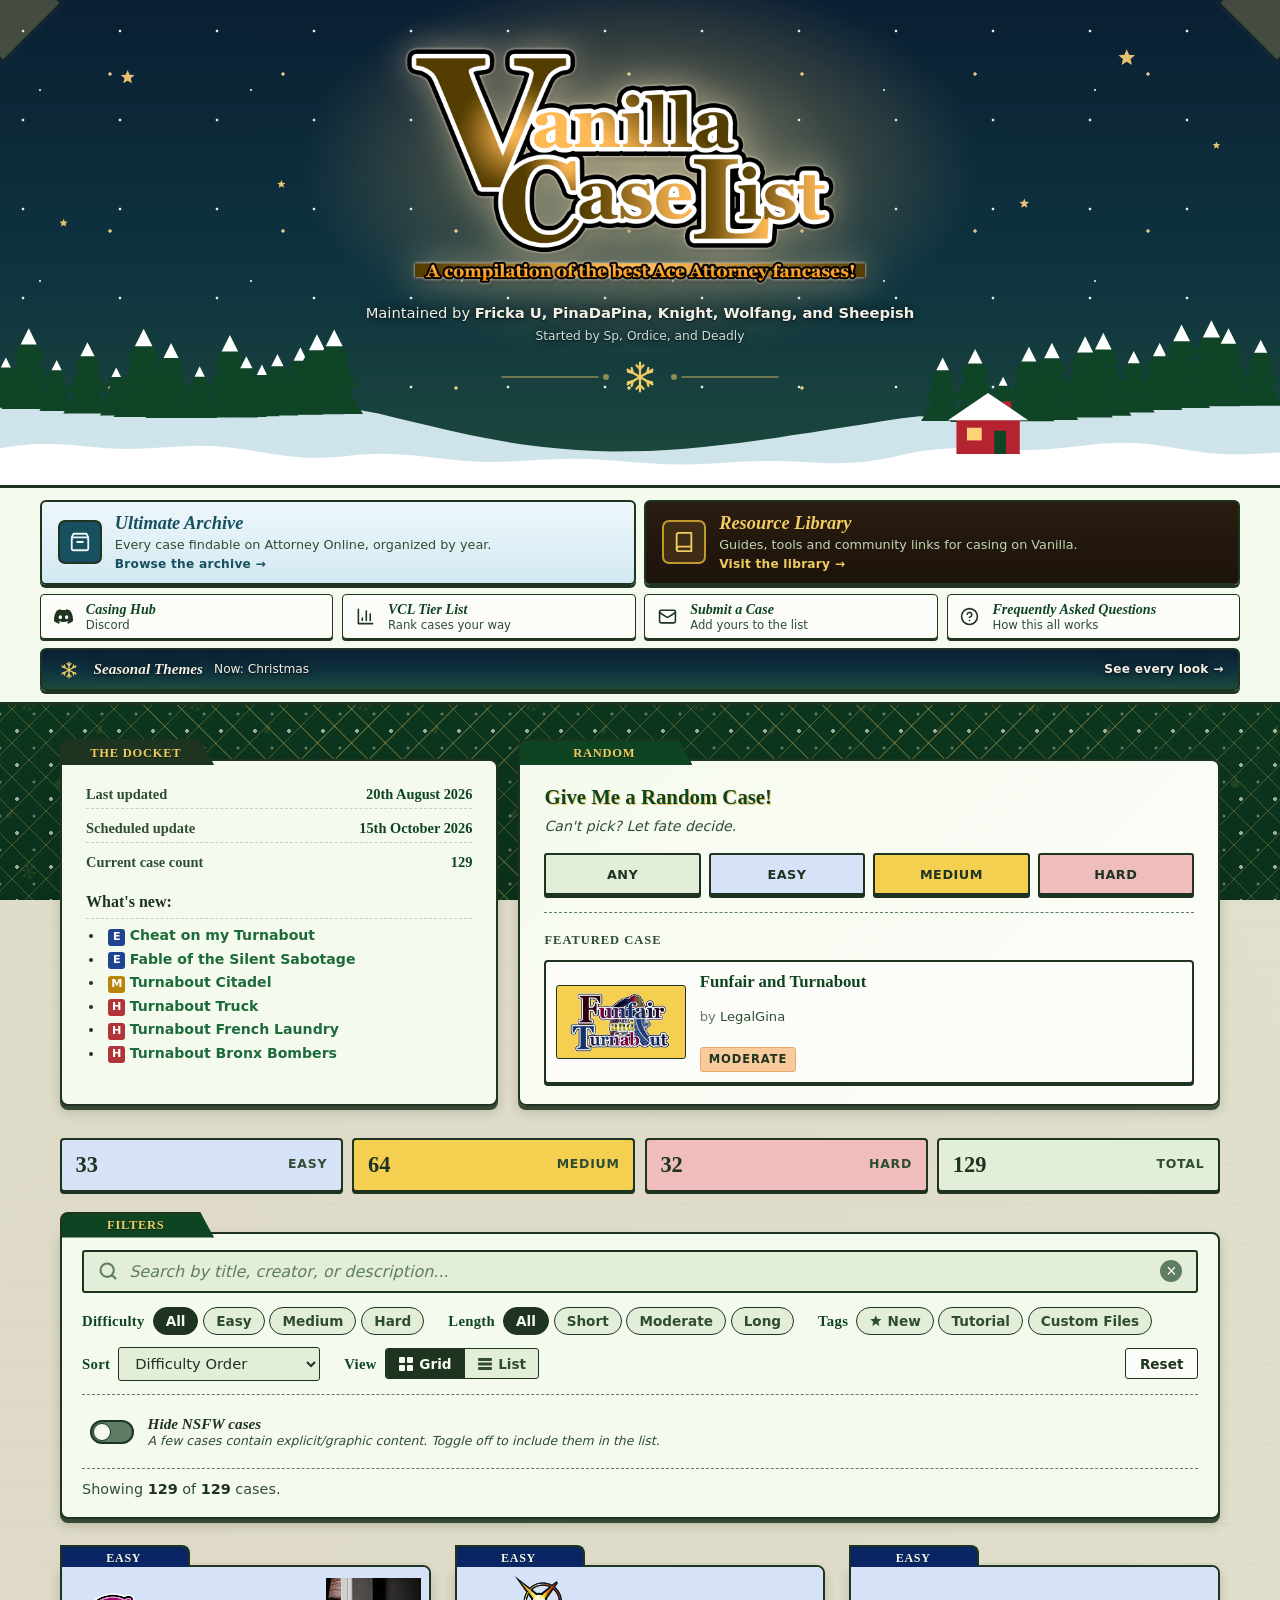
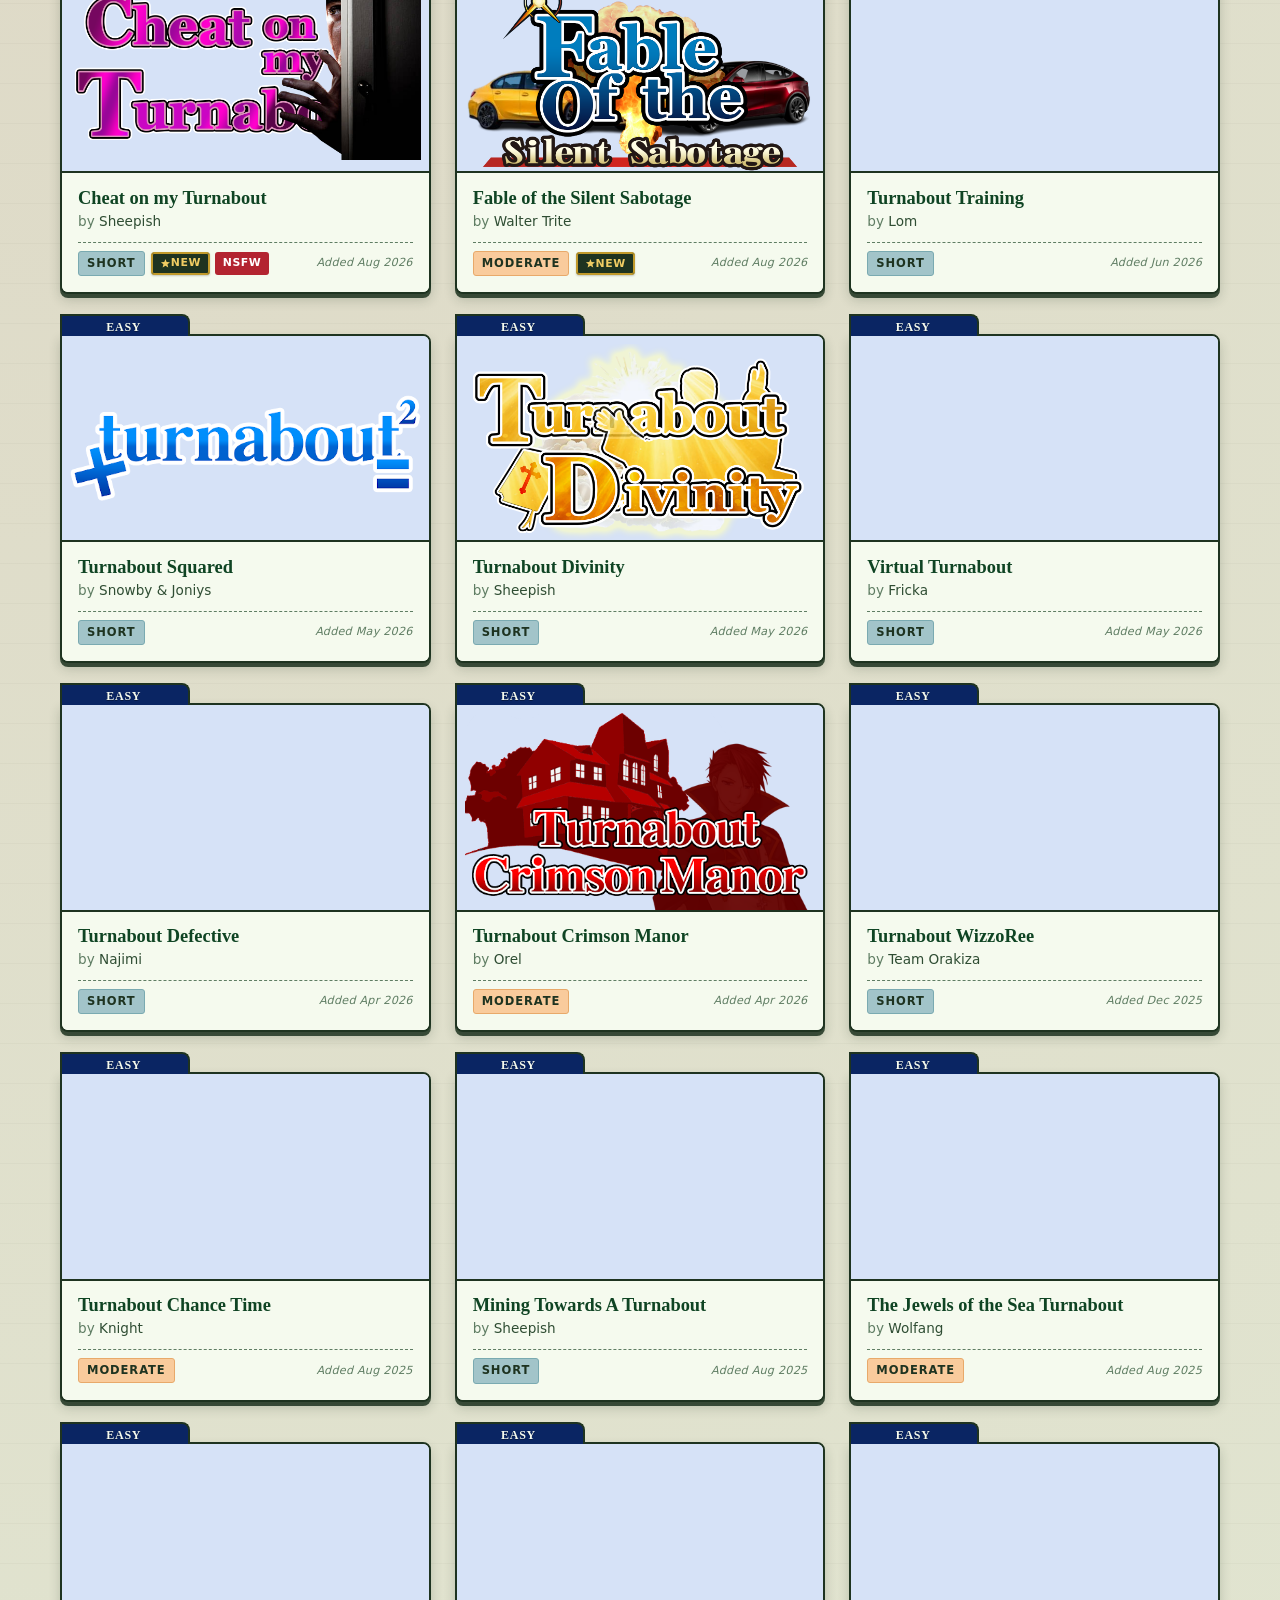
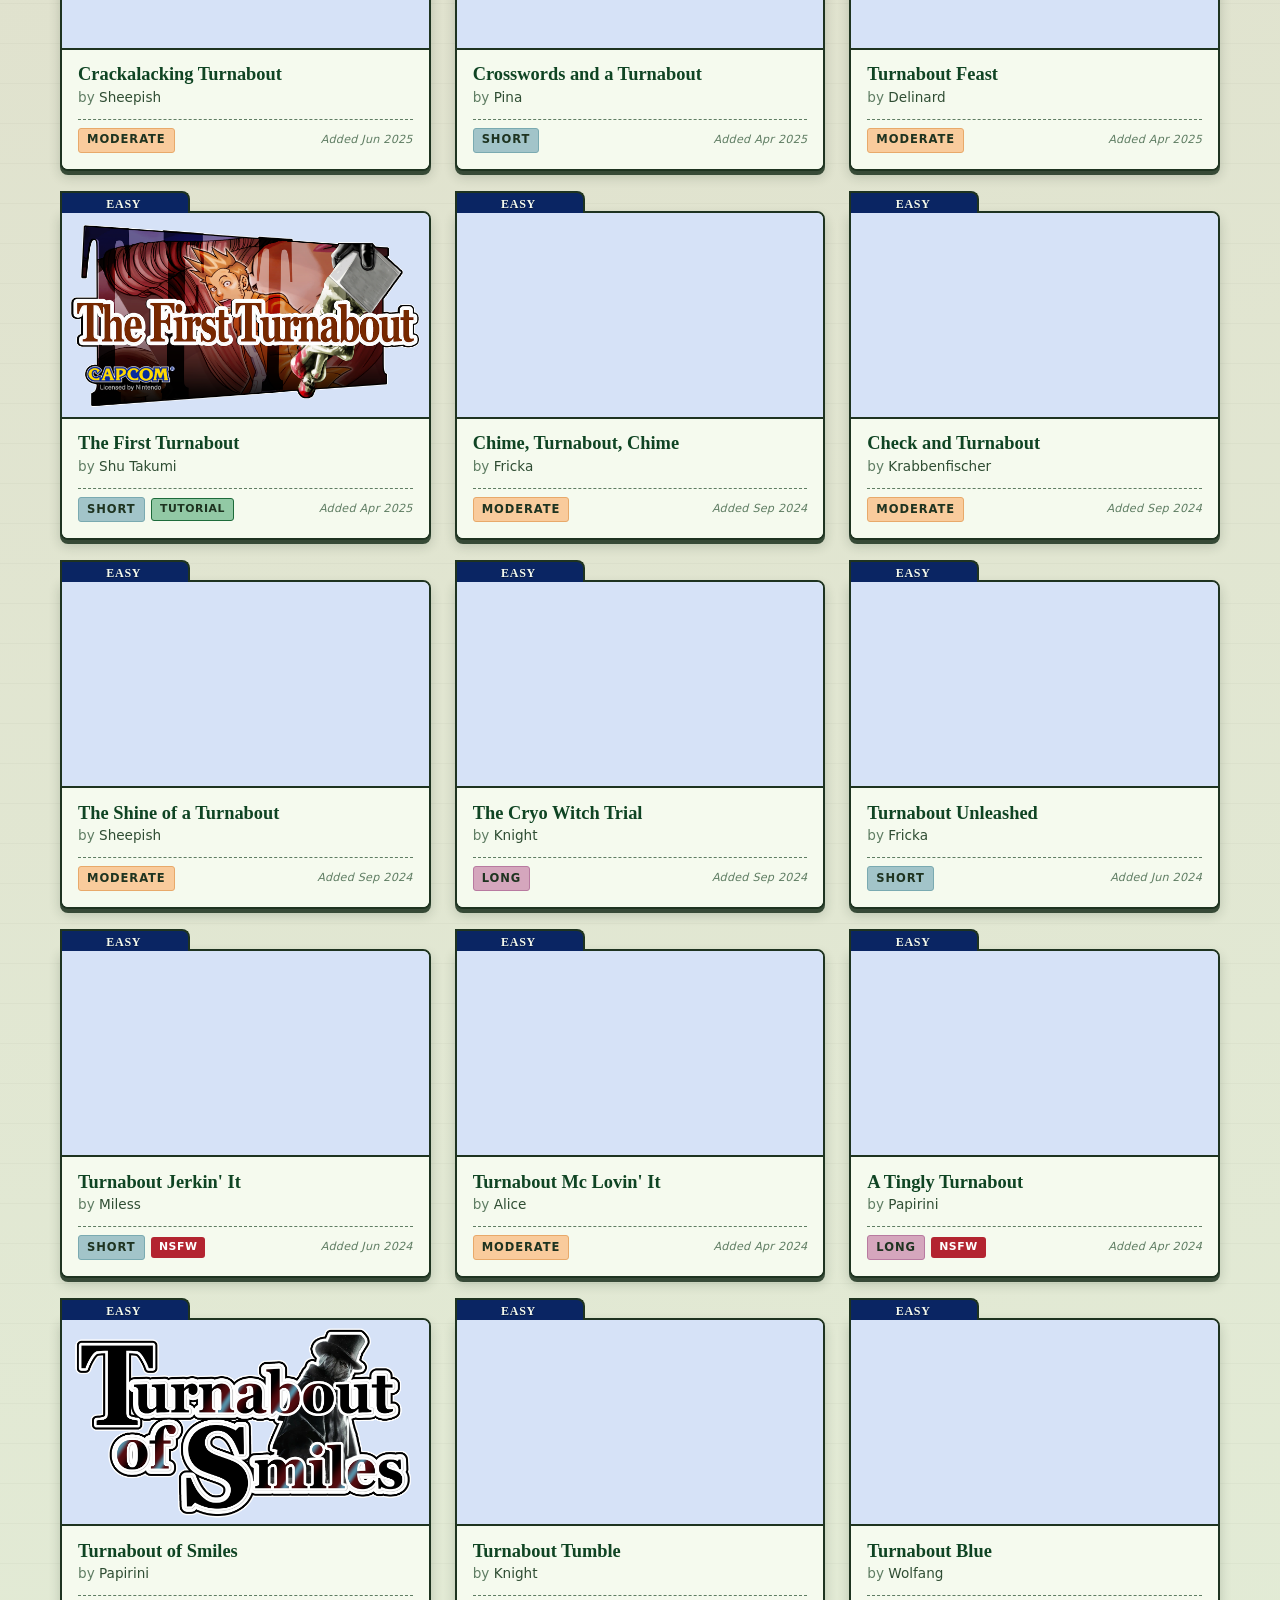
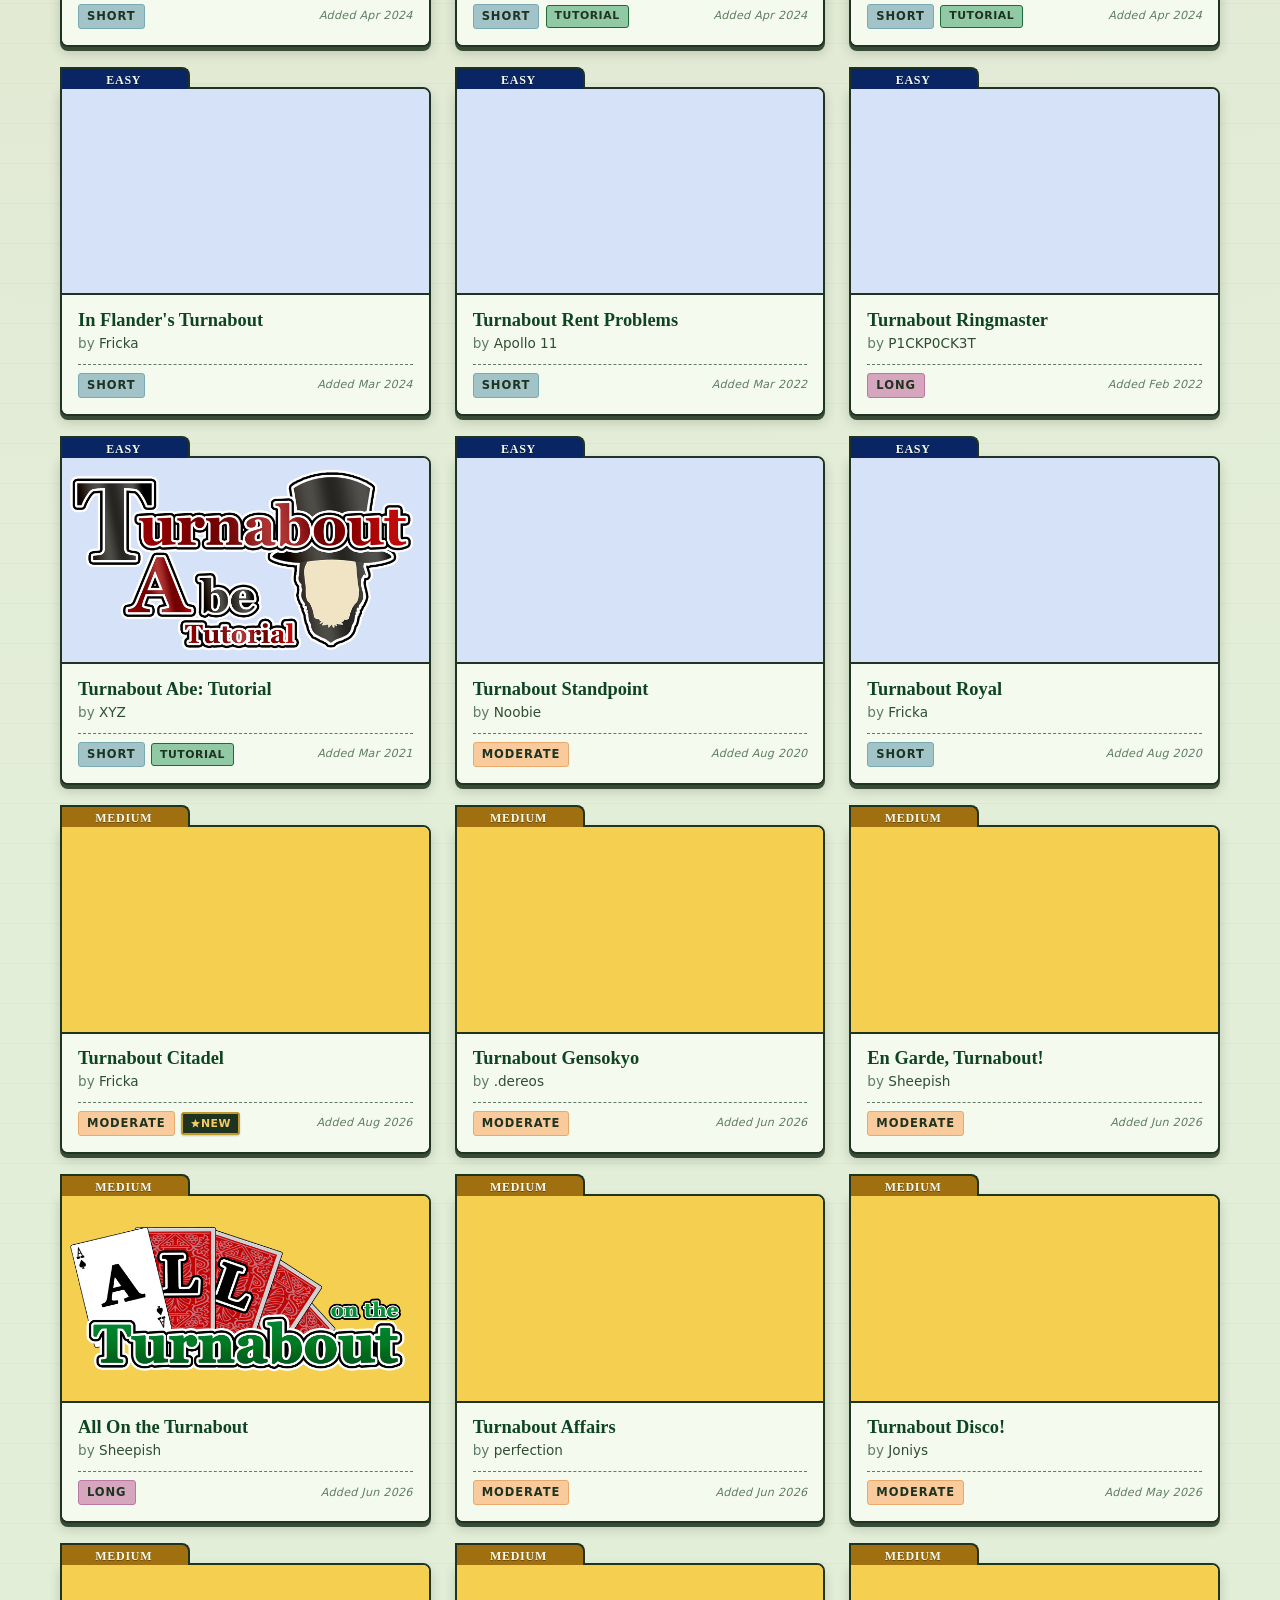
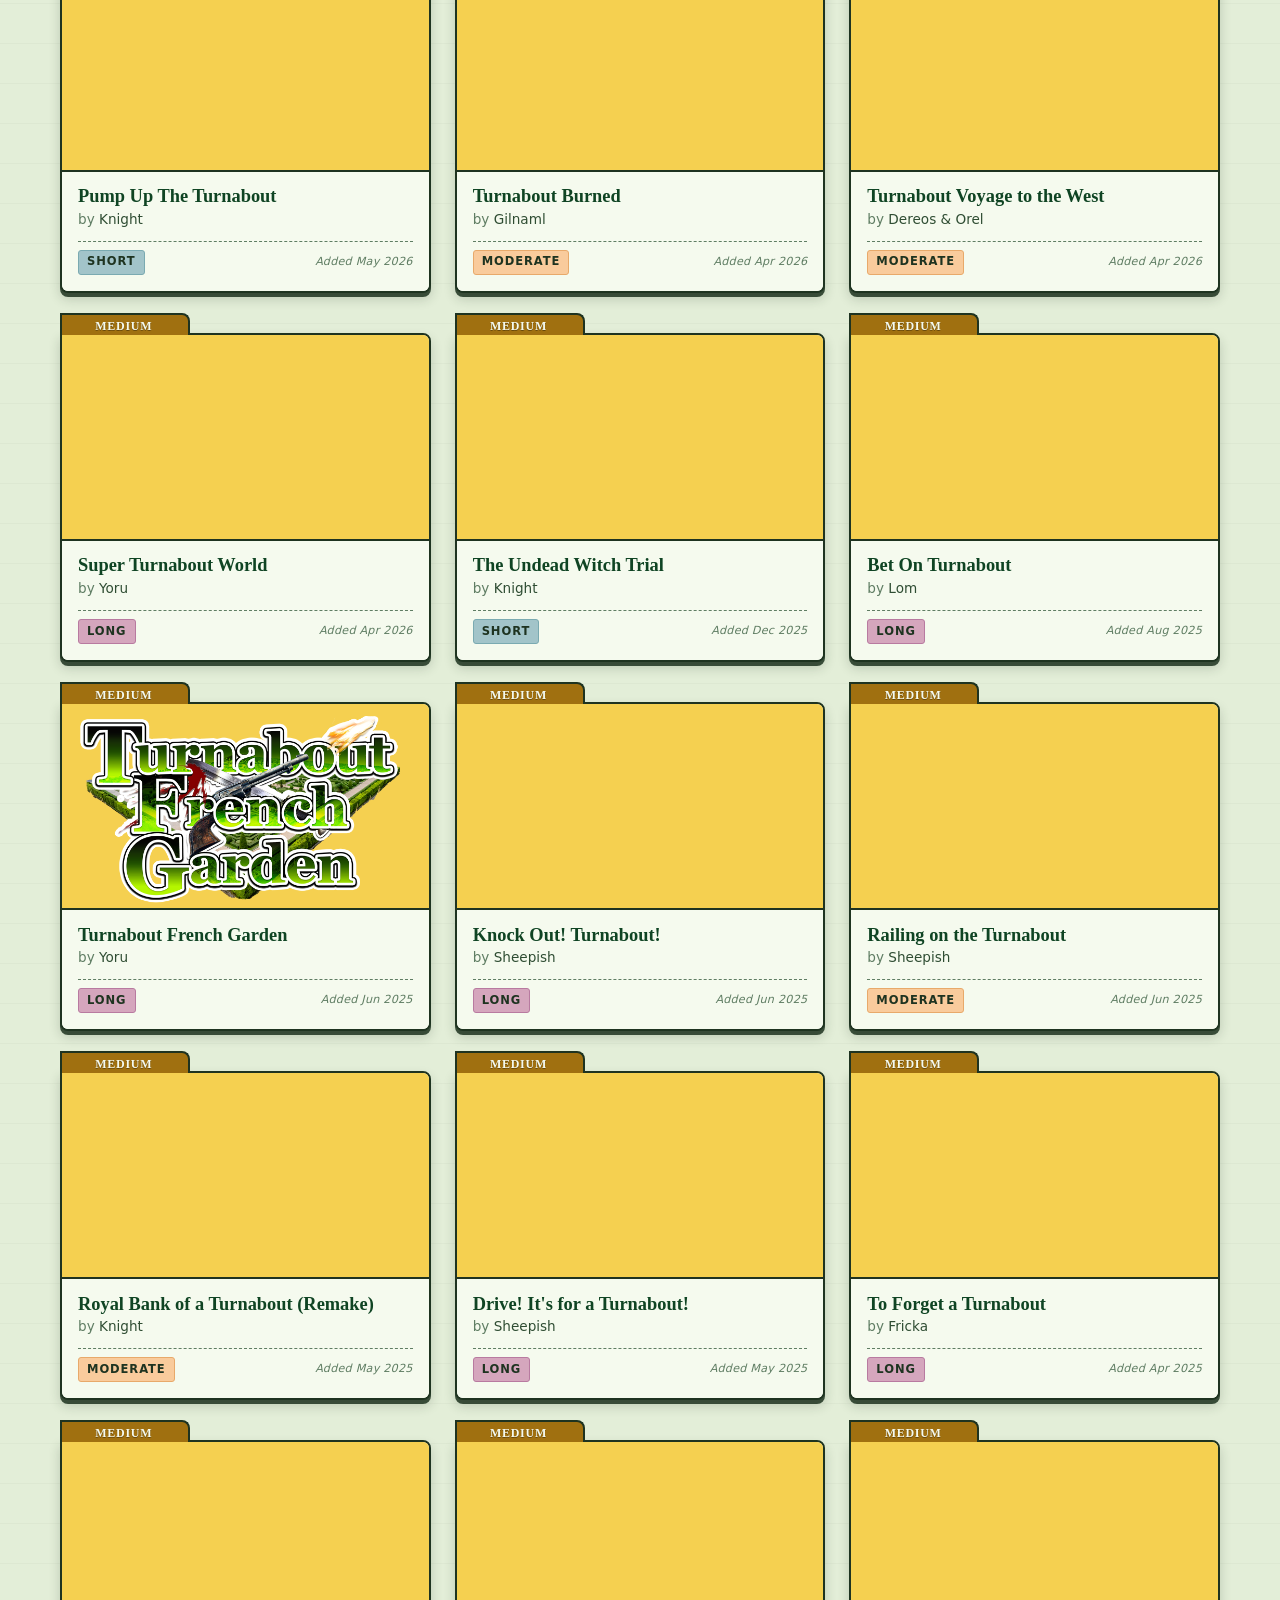
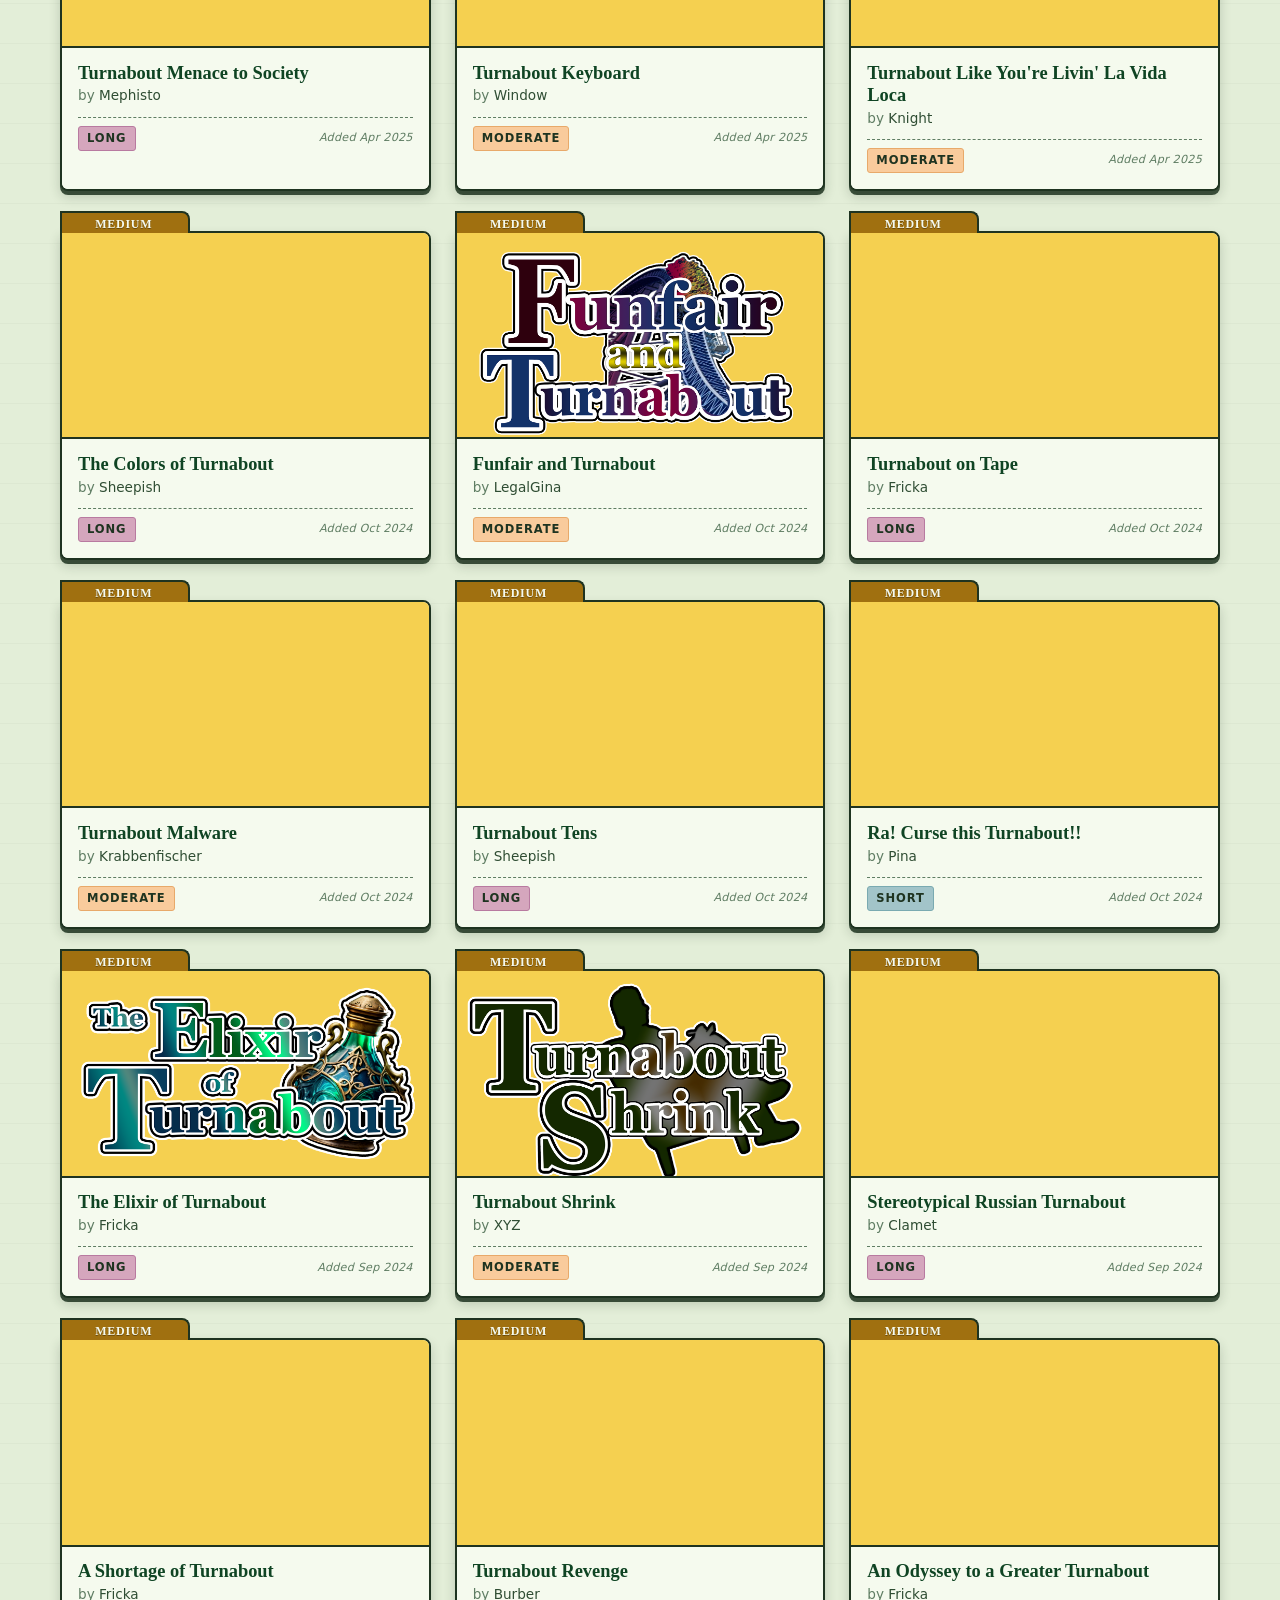
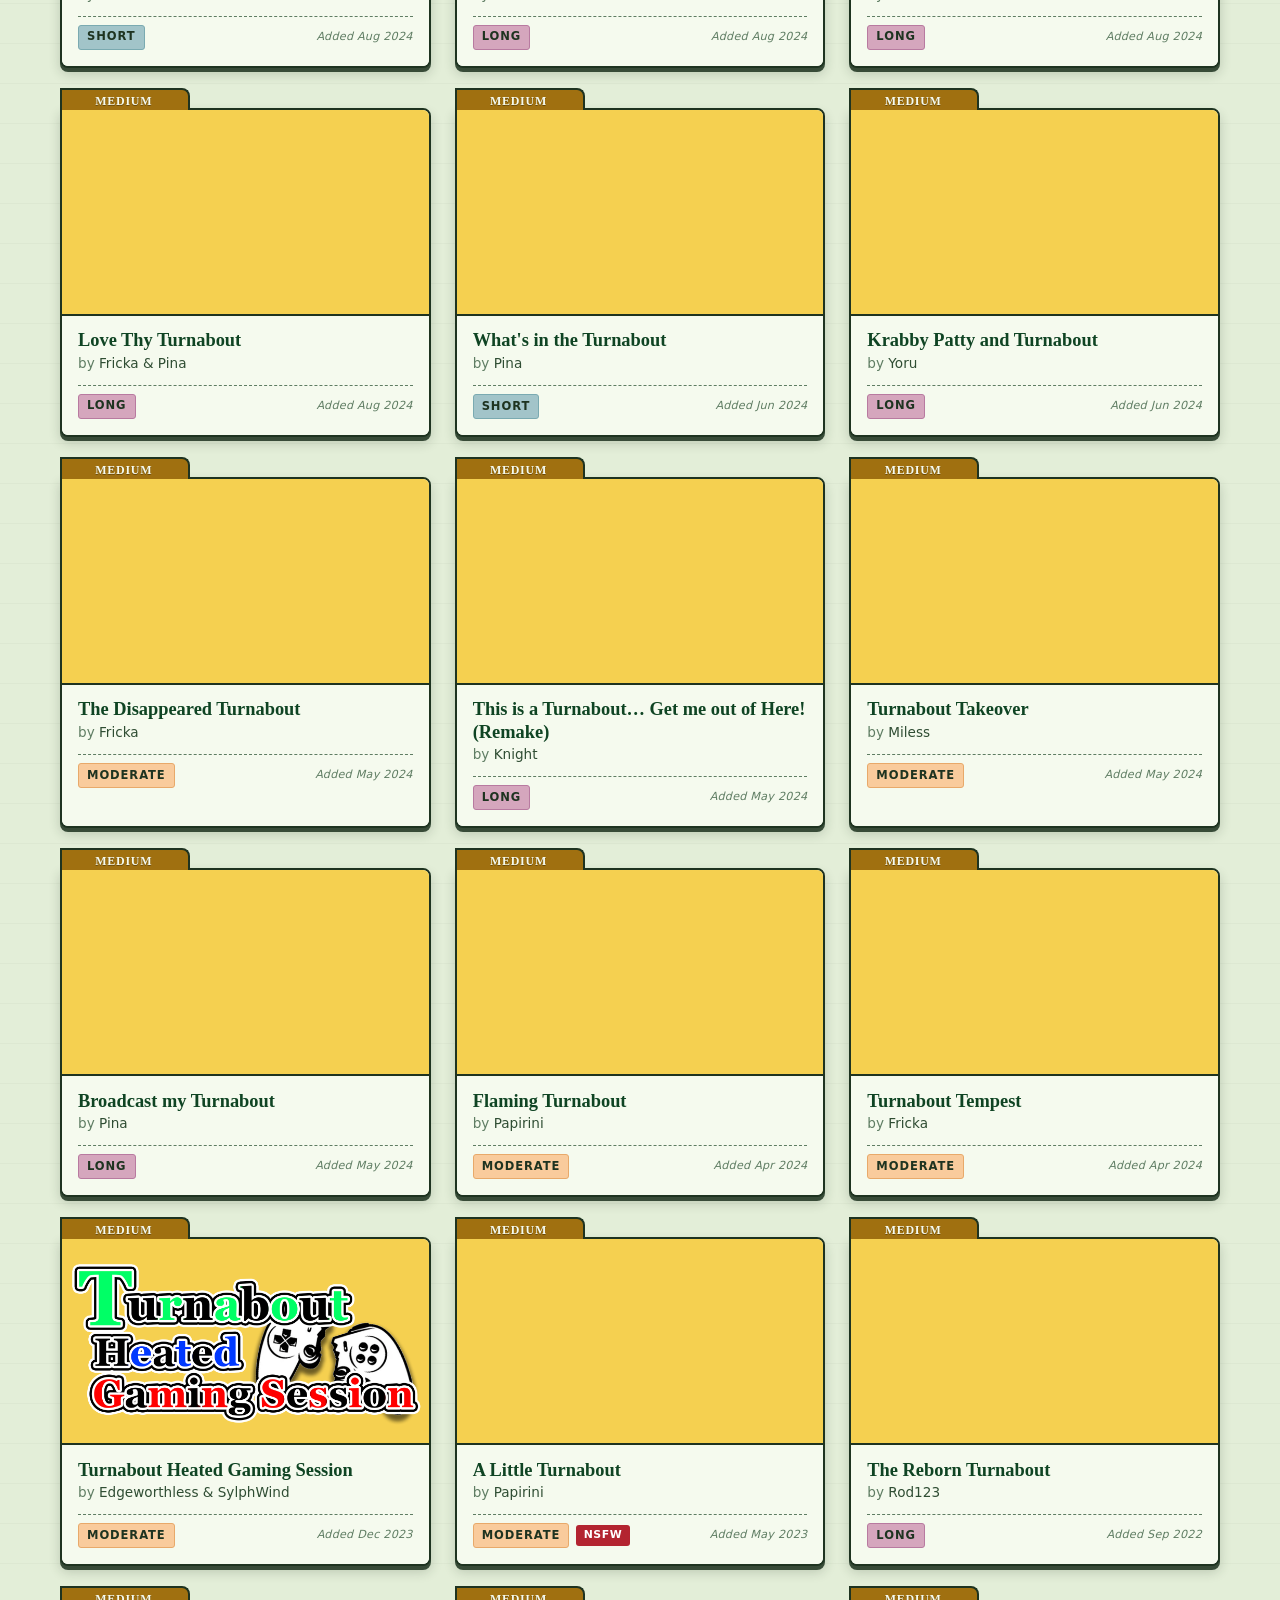
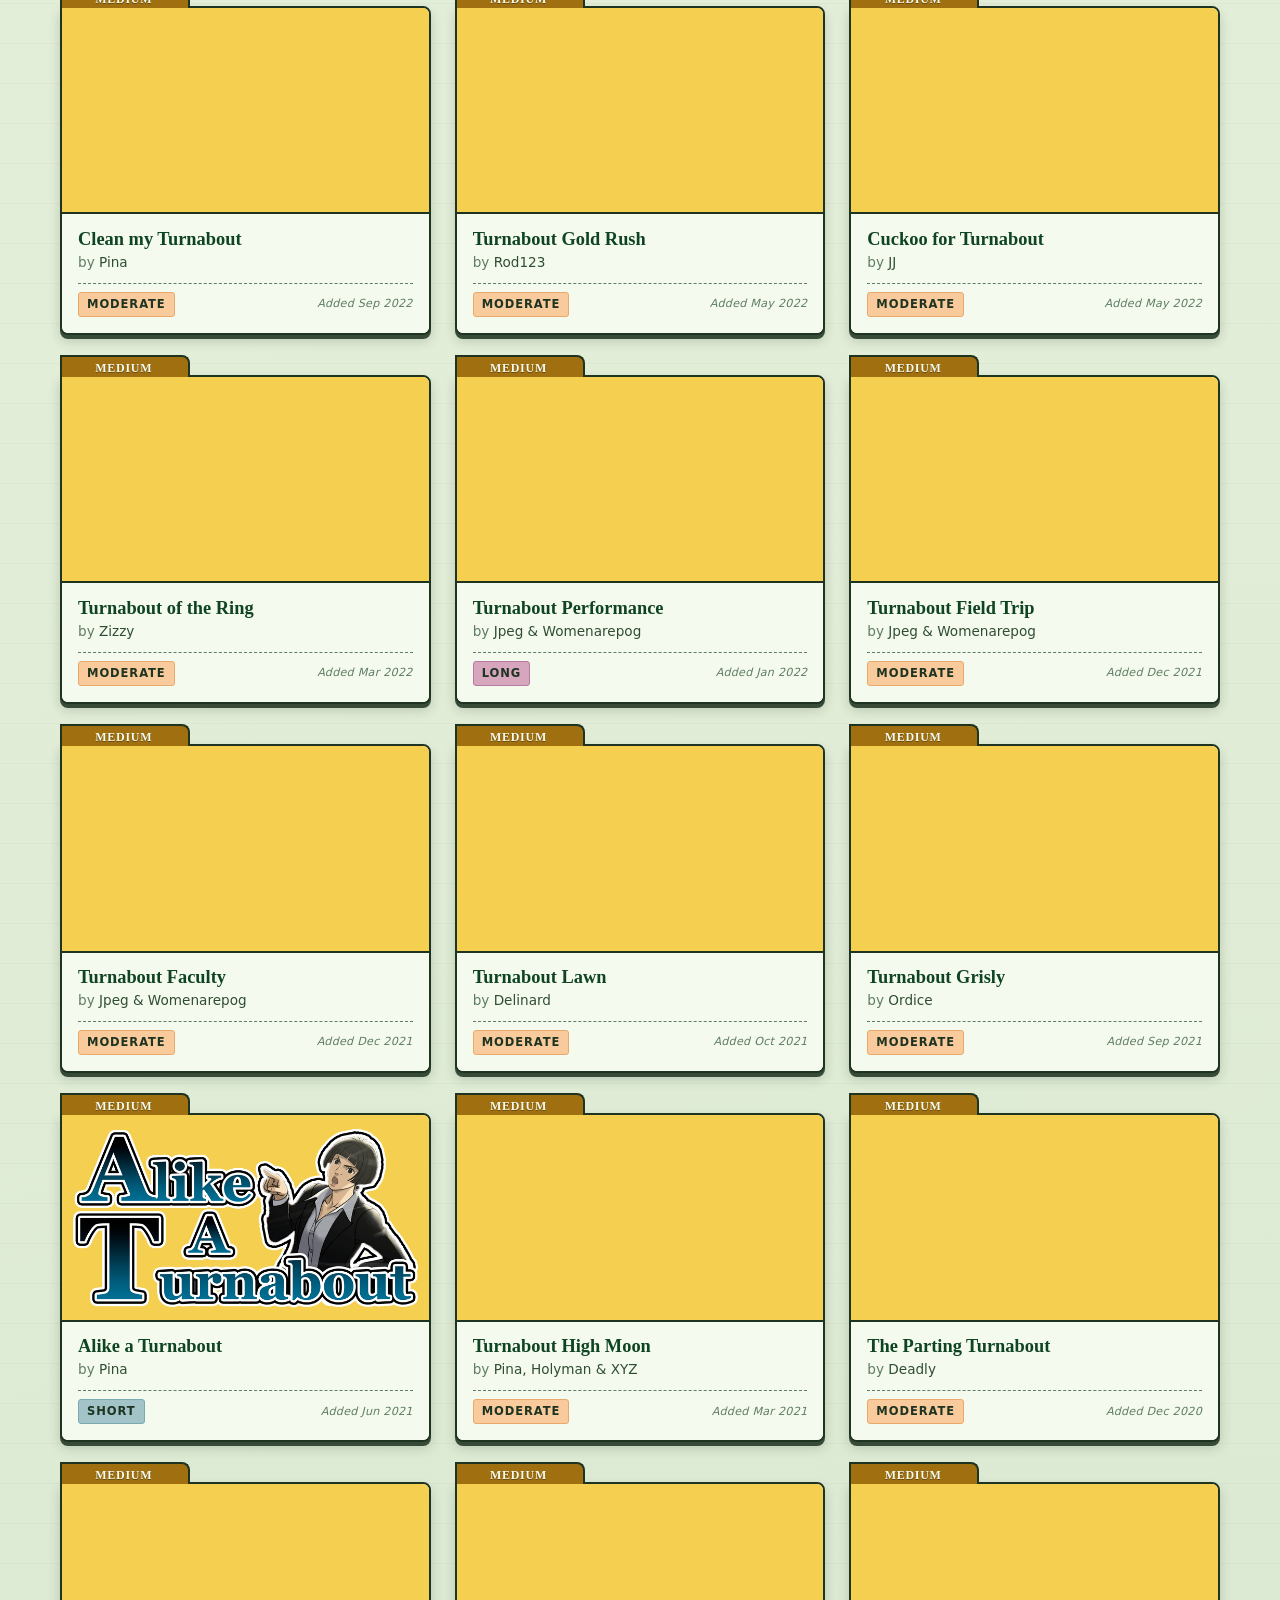
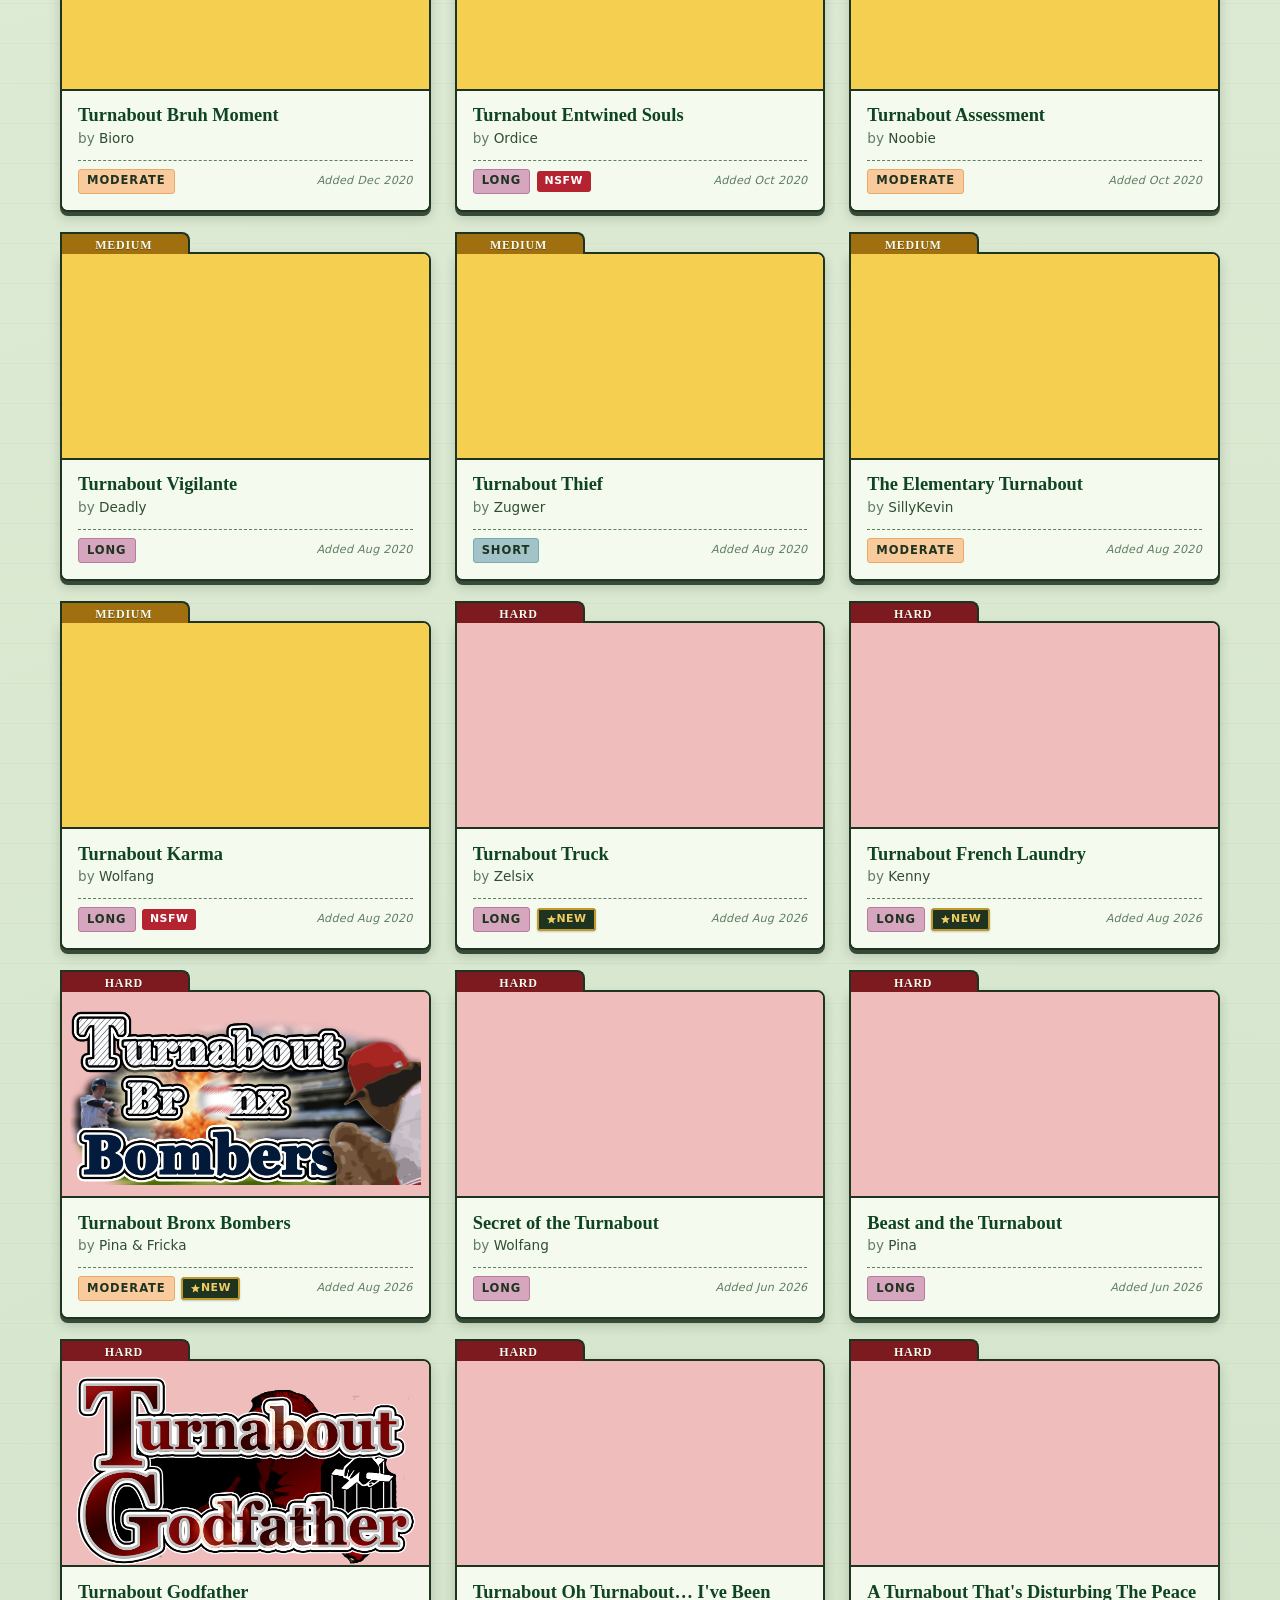
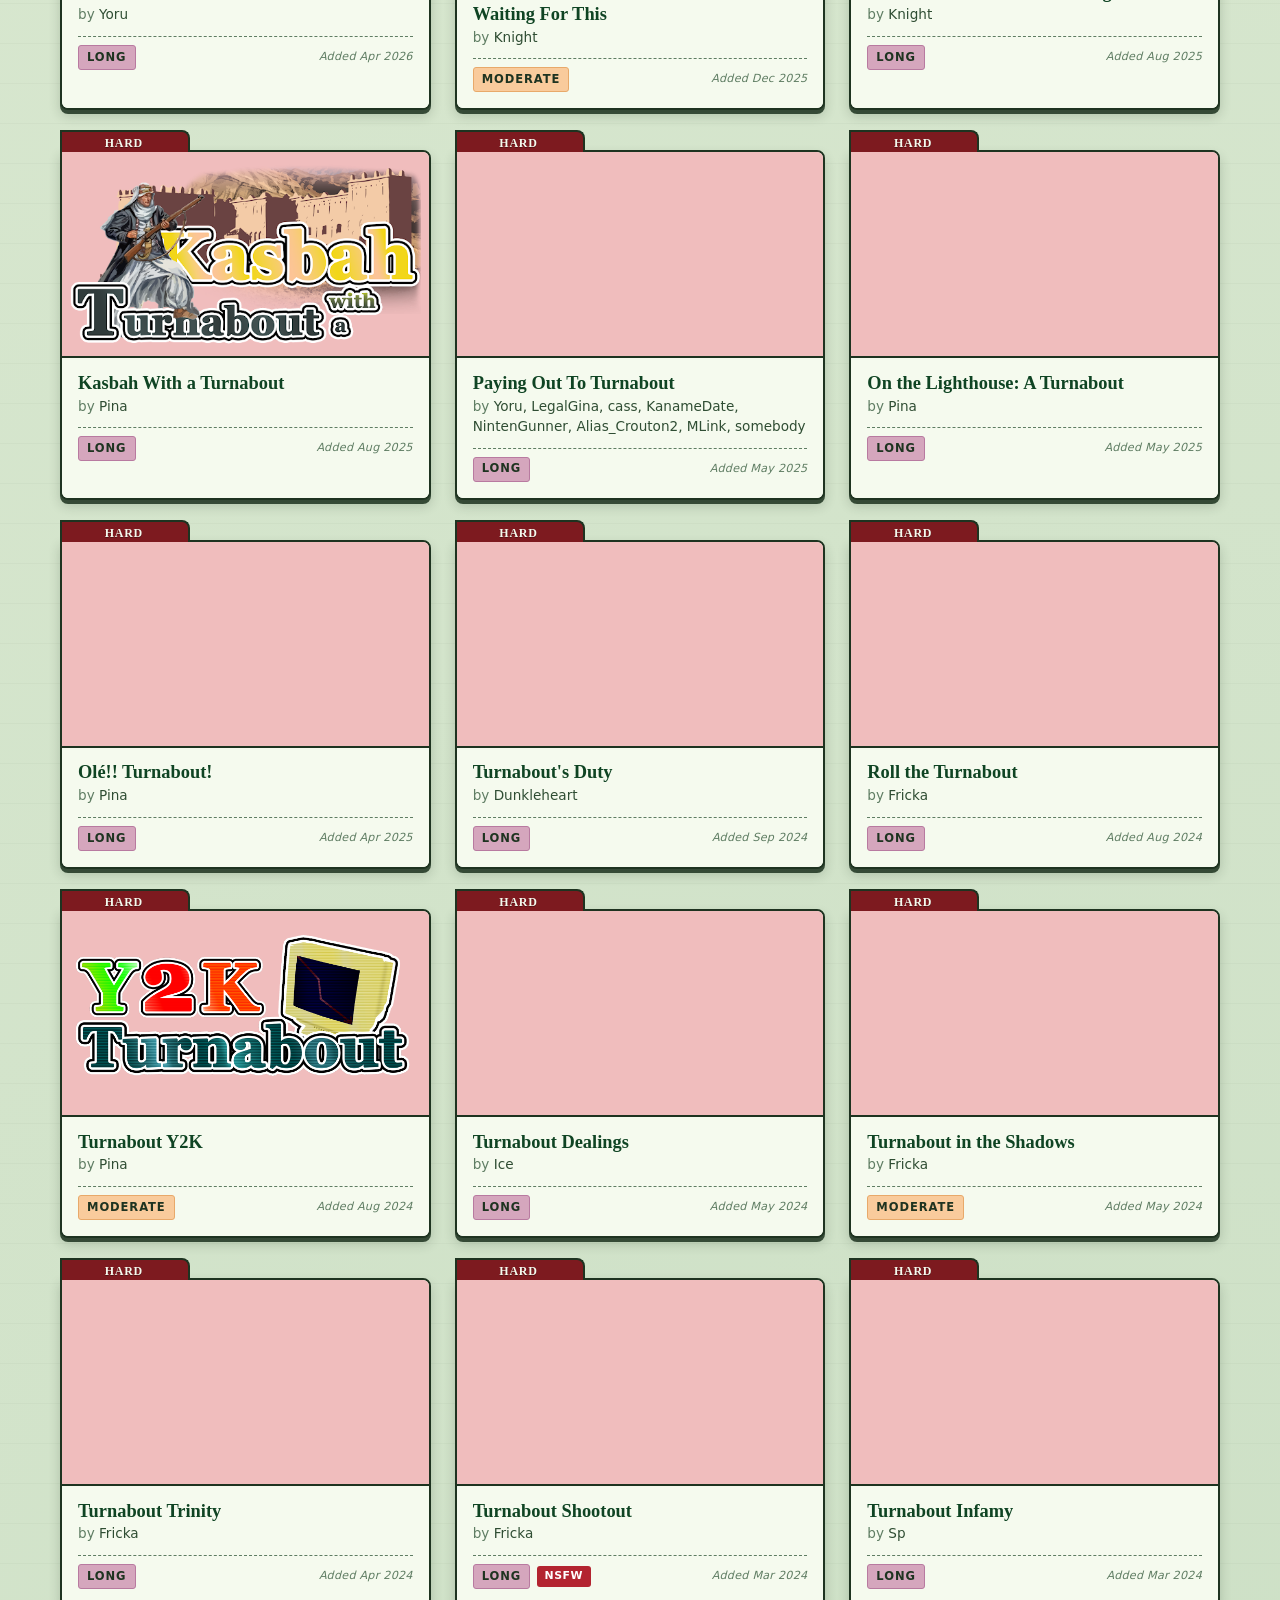
<file: index.html>
<!DOCTYPE html>
<html lang="en">

<head>
  <meta charset="UTF-8" />
  <!-- The production Clarity analytics tag is intentionally absent here:
       this is the theme staging site, and its traffic should not land in
       the live Vanilla Case List's analytics. -->
  <meta name="viewport" content="width=device-width, initial-scale=1.0" />
  <title>Vanilla Case List</title>
  <meta name="description"
    content="The best Ace Attorney fan cases: for roleplay on Attorney Online, objection.lol, and beyond." />

  <!-- Favicons -->
  <link rel="icon" href="favicon.ico" sizes="any" />
  <link rel="icon" type="image/png" sizes="32x32" href="images/favicon-32.png" />
  <link rel="icon" type="image/png" sizes="16x16" href="images/favicon-16.png" />
  <link rel="apple-touch-icon" sizes="180x180" href="images/favicon-180.png" />

  <!-- Link preview (Discord, Facebook, etc.)
       og:image and twitter:image MUST be absolute URLs. All three pages use the
       same site root, so moving the site means changing that root here, in
       archive.html and in resources.html. See GITHUB_PAGES_SETUP.md. -->
  <meta property="og:type" content="website" />
  <meta property="og:site_name" content="Vanilla Case List" />
  <meta property="og:url" content="https://lublurrr.github.io/vanilla-test-list-themes/" />
  <meta property="og:title" content="Vanilla Case List" />
  <meta property="og:description"
    content="The best Ace Attorney fan cases: for roleplay on Attorney Online, objection.lol, and beyond." />
  <meta property="og:image" content="https://lublurrr.github.io/vanilla-test-list-themes/images/vcl-logo.png" />
  <meta property="og:image:width" content="1440" />
  <meta property="og:image:height" content="720" />
  <meta property="og:image:alt" content="Vanilla Case List logo" />

  <!-- Twitter Card -->
  <meta name="twitter:card" content="summary_large_image" />
  <meta name="twitter:title" content="Vanilla Case List" />
  <meta name="twitter:description"
    content="The best Ace Attorney fan cases: for roleplay on Attorney Online, objection.lol, and beyond." />
  <meta name="twitter:image" content="https://lublurrr.github.io/vanilla-test-list-themes/images/vcl-logo.png" />

  <!-- Embed accent colour (the deep navy from the logo's "V") -->
  <meta name="theme-color" content="#0a2563" />

  <link rel="stylesheet" href="styles.css" />
  <link rel="stylesheet" href="themes.css" />

  <!-- Seasonal themes. Deliberately not deferred: it sets
       <html data-theme="..."> before the first paint, so the classic
       palette never flashes on its way to the season. -->
  <script src="themes.js"></script>
  <!-- The illustrated horizons. Deferred: it only draws once the page is
       laid out, and the masthead's colours are already right without it. -->
  <script src="scenes.js" defer></script>

<body>
  <header class="site-header">
    <div class="header-inner">
      <h1 class="site-title">
        <!-- Gold when the site is on its automatic, date-picked theme; the
             default logo when a ?theme= link previews another season.
             themes.js swaps between the two. -->
        <img class="site-logo" src="images/vcl-logo-gold.png"
          data-logo-auto="images/vcl-logo-gold.png" data-logo-preview="images/vcl-logo.png"
          alt="Vanilla Case List — A compilation of the best Ace Attorney fancases!" />
      </h1>
      <p class="site-credits">
        Maintained by <strong>Fricka U, PinaDaPina, Knight, Wolfang, and Sheepish</strong><br>
        <small>Started by Sp, Ordice, and Deadly</small>
      </p>
    </div>
  </header>

  <!-- Resource link strip -->
  <nav class="resources-nav" aria-label="Related resources">
    <div class="resources-inner resources-inner--split">
      <!-- This site's other two pages get a row of their own as large
           cards, each in its page's own colours; the outbound links
           sit in the row below. -->
      <div class="resource-pages">
        <a class="resource-page resource-page--archive" href="archive.html">
          <span class="resource-page__icon"><svg width="28" height="28" viewBox="0 0 24 24" fill="none" stroke="currentColor" stroke-width="2" stroke-linecap="round" stroke-linejoin="round" aria-hidden="true"><rect x="3" y="7" width="18" height="14" rx="2"/><path d="M3 7l2-4h14l2 4"/><path d="M9 12h6"/></svg></span>
          <span class="resource-page__text">
            <strong class="resource-page__title">Ultimate Archive</strong>
            <span class="resource-page__blurb">Every case findable on Attorney Online, organized by year.</span>
            <span class="resource-page__cta">Browse the archive <span aria-hidden="true">&rarr;</span></span>
          </span>
        </a>
        <a class="resource-page resource-page--library" href="resources.html">
          <span class="resource-page__icon"><svg width="28" height="28" viewBox="0 0 24 24" fill="none" stroke="currentColor" stroke-width="2" stroke-linecap="round" stroke-linejoin="round" aria-hidden="true"><path d="M4 19.5A2.5 2.5 0 0 1 6.5 17H20"/><path d="M6.5 2H20v20H6.5A2.5 2.5 0 0 1 4 19.5v-15A2.5 2.5 0 0 1 6.5 2z"/></svg></span>
          <span class="resource-page__text">
            <strong class="resource-page__title">Resource Library</strong>
            <span class="resource-page__blurb">Guides, tools and community links for casing on Vanilla.</span>
            <span class="resource-page__cta">Visit the library <span aria-hidden="true">&rarr;</span></span>
          </span>
        </a>
      </div>

      <div class="resource-links">
        <a class="resource-link" href="https://discord.gg/5VwA7zTpvv" target="_blank" rel="noopener noreferrer">
          <span class="resource-icon"><svg width="22" height="22" viewBox="0 0 24 24" fill="currentColor" aria-hidden="true"><path d="M20.317 4.3698a19.7913 19.7913 0 0 0-4.8851-1.5152.0741.0741 0 0 0-.0785.0371c-.211.3753-.4447.8648-.6083 1.2495-1.8447-.2762-3.68-.2762-5.4868 0-.1636-.3933-.4058-.8742-.6177-1.2495a.077.077 0 0 0-.0785-.037 19.7363 19.7363 0 0 0-4.8852 1.515.0699.0699 0 0 0-.0321.0277C.5334 9.0458-.319 13.5799.0992 18.0578a.0824.0824 0 0 0 .0312.0561c2.0528 1.5076 4.0413 2.4228 5.9929 3.0294a.0777.0777 0 0 0 .0842-.0276c.4616-.6304.8731-1.2952 1.226-1.9942a.076.076 0 0 0-.0416-.1057c-.6528-.2476-1.2743-.5495-1.8722-.8923a.077.077 0 0 1-.0076-.1277c.1258-.0943.2517-.1923.3718-.2914a.0743.0743 0 0 1 .0776-.0105c3.9278 1.7933 8.18 1.7933 12.0614 0a.0739.0739 0 0 1 .0785.0095c.1202.099.246.1981.3728.2924a.077.077 0 0 1-.0066.1276 12.2986 12.2986 0 0 1-1.873.8914.0766.0766 0 0 0-.0407.1067c.3604.698.7719 1.3628 1.225 1.9932a.076.076 0 0 0 .0842.0286c1.961-.6067 3.9495-1.5219 6.0023-3.0294a.077.077 0 0 0 .0313-.0552c.5004-5.177-.8382-9.6739-3.5485-13.6604a.061.061 0 0 0-.0312-.0286ZM8.02 15.3312c-1.1825 0-2.1569-1.0857-2.1569-2.419 0-1.3332.9555-2.4189 2.157-2.4189 1.2108 0 2.1757 1.0952 2.1568 2.419 0 1.3332-.9555 2.4189-2.1569 2.4189Zm7.9748 0c-1.1825 0-2.1569-1.0857-2.1569-2.419 0-1.3332.9554-2.4189 2.1569-2.4189 1.2108 0 2.1757 1.0952 2.1568 2.419 0 1.3332-.946 2.4189-2.1568 2.4189Z"/></svg></span>
          <span class="resource-text"><strong>Casing Hub</strong><span>Discord</span></span>
        </a>
        <a class="resource-link" href="https://tiermaker.com/create/vanilla-case-list-logos-17506473" target="_blank"
          rel="noopener noreferrer">
          <span class="resource-icon"><svg width="22" height="22" viewBox="0 0 24 24" fill="none" stroke="currentColor" stroke-width="2" stroke-linecap="round" stroke-linejoin="round" aria-hidden="true"><path d="M3 3v18h18"/><path d="M18 17V9"/><path d="M13 17V5"/><path d="M8 17v-3"/></svg></span>
          <span class="resource-text"><strong>VCL Tier List</strong><span>Rank cases your way</span></span>
        </a>
        <a class="resource-link resource-submit"
          href="https://docs.google.com/forms/d/e/1FAIpQLSevKI9XmbUKZlO_xm3kX7hg1PfYXNavnLzc1dCu0XNt3ndtEg/viewform?usp=sf_link"
          target="_blank" rel="noopener noreferrer">
          <span class="resource-icon"><svg width="22" height="22" viewBox="0 0 24 24" fill="none" stroke="currentColor" stroke-width="2" stroke-linecap="round" stroke-linejoin="round" aria-hidden="true"><rect width="20" height="16" x="2" y="4" rx="2"/><path d="m22 7-8.97 5.7a1.94 1.94 0 0 1-2.06 0L2 7"/></svg></span>
          <span class="resource-text"><strong>Submit a Case</strong><span>Add yours to the list</span></span>
        </a>
        <button class="resource-link resource-faq-toggle" type="button" id="faq-toggle" aria-expanded="false"
          aria-controls="faq-section">
          <span class="resource-icon"><svg width="22" height="22" viewBox="0 0 24 24" fill="none" stroke="currentColor" stroke-width="2" stroke-linecap="round" stroke-linejoin="round" aria-hidden="true"><circle cx="12" cy="12" r="10"/><path d="M9.09 9a3 3 0 0 1 5.83 1c0 2-3 3-3 3"/><path d="M12 17h.01"/></svg></span>
          <span class="resource-text"><strong>Frequently Asked Questions</strong><span>How this all works</span></span>
        </button>
      </div>

      <!-- The gallery of every season. Full width on a line of its own, so on
           a phone it never sits alone in a half-empty row. Its sky, emblem and
           season name are the visitor's current season, filled in by
           themes.js; without JavaScript it reads as a plain link. -->
      <a class="resource-season" href="themes.html">
        <span class="resource-season__emblem" data-season-emblem><svg width="22" height="22" viewBox="0 0 24 24"
            fill="none" stroke="currentColor" stroke-width="2" stroke-linecap="round" stroke-linejoin="round"
            aria-hidden="true"><circle cx="13.5" cy="6.5" r=".5"/><circle cx="17.5" cy="10.5" r=".5"/><circle cx="8.5" cy="7.5" r=".5"/><circle cx="6.5" cy="12.5" r=".5"/><path d="M12 2C6.5 2 2 6.5 2 12s4.5 10 10 10c.926 0 1.648-.746 1.648-1.688 0-.437-.18-.835-.437-1.125-.29-.289-.438-.652-.438-1.125a1.64 1.64 0 0 1 1.668-1.668h1.996c3.051 0 5.555-2.503 5.555-5.554C21.965 6.012 17.461 2 12 2z"/></svg></span>
        <strong class="resource-season__title">Seasonal Themes</strong>
        <span class="resource-season__now">Now: <span data-season-name>the season&rsquo;s look</span></span>
        <span class="resource-season__cta"><span class="resource-season__cta-text">See every look</span> <span aria-hidden="true">&rarr;</span></span>
      </a>
    </div>
  </nav>

  <main>
    <!-- FAQ: hidden by default, toggled via the FAQ button in resources-nav -->
    <section class="faq-section" id="faq-section" hidden aria-label="Frequently asked questions">
      <div class="faq-inner">
        <p class="faq-intro">Everything you need to know about how the case list website works.</p>

        <details class="faq-item">
          <summary>How can I get my case added?</summary>
          <p>Use the form here: <a
              href="https://docs.google.com/forms/d/e/1FAIpQLSevKI9XmbUKZlO_xm3kX7hg1PfYXNavnLzc1dCu0XNt3ndtEg/viewform?usp=sf_link"
              target="_blank" rel="noopener noreferrer">submission form</a>.</p>
        </details>

        <details class="faq-item">
          <summary>What are the requirements for a case to be added?</summary>
          <p>It must be a fully-functional, complete case.
          <p>
          <p>This means a case that is not a Work in Progress, or a case with known plot-holes etc that can ruin the
            gameplay. </p>
          <p>It also should have a functional witness document that can be easily used by a witness. This means it
            should include appropriate notes. A clear path the case must go on should be made known to the witness.</p>
          <p>Requests required for truth should also be hinted towards in a testimony or by the court
            record, and should not be illogical, ie a request for something should've already been investigated, 
            like prints/blood on a murder weapon.</p>
          <p>Finally, make sure that your plot is at least logical and can be reasonably figured out by a person.</p>
        </details>

        <details class="faq-item">
          <summary>How do I select a case to play?</summary>
          <p>Click the case logo on the card, it'll open the case document. On mobile, the cards are a bit smaller but
            the link works the same way.</p>
        </details>

        <details class="faq-item">
          <summary>How do I change the way cases are organised?</summary>
          <p>Use the <strong>Sort</strong> dropdown above the grid. You can sort by:</p>
          <ul>
            <li><strong>Difficulty Order</strong>: the original case list's format</li>
            <li><strong>Length Order</strong>: Short, Moderate, Long</li>
            <li><strong>Alphabetical</strong>: A→Z or Z→A</li>
            <li><strong>Newest First</strong>: newest cases at the top</li>
          </ul>
          <p>You can also stack filters: e.g. show only Hard cases tagged "Custom Files".</p>
        </details>

        <details class="faq-item">
          <summary>I had an issue with a case on the list, how can I report it?</summary>
          <p>DM any issues to one of the editors on Discord: <strong>frickau</strong>, <strong>kfcgull</strong>, or
            <strong>pinadapina</strong>.
          </p>
        </details>

        <details class="faq-item">
          <summary>How can I get a case removed from the list?</summary>
          <p>For any reason, contact the editors on Discord: <strong>frickau</strong>, <strong>kfcgull</strong>, or
            <strong>pinadapina</strong>.
          </p>
        </details>

        <details class="faq-item">
          <summary>How long after submission until my case is added?</summary>
          <p>The goal is to add new cases monthly at the start of each month, but schedules can shift due to other
            circumstances.</p>
          <p>Your case will be tested by an editor, either by joining a run or supervising one (this run cannot involve
            the CM).</p>
          <p>You'll then be contacted via Discord with the approval/denial. If denied, a valid reason will be provided
            to help you improve the case.</p>
        </details>

        <details class="faq-item">
          <summary>How frequently is the list updated?</summary>
          <p>The aim is monthly updates on the first of every month at midnight GMT/BST (depending on Daylight Savings).
          </p>
        </details>

        <details class="faq-item">
          <summary>Can I submit Non-Vanilla?</summary>
          <p><strong>Yes</strong>, non-vanilla cases can be submitted. A Google Drive link with the required files for
            non-vanilla characters will be embedded in the <strong>Custom Files</strong> tag on the case card.</p>
        </details>

	<details class="faq-item">
          <summary>What constitutes a successful Non-CM Run?</summary>
          <p>If a run is completed fully to truth (or close enough to truth to confirm playability) without the CM 
	    witnessing the case, it constitutes a successful Non-CM run.</p>
	  <p>You are allowed as the CM to spectate the case or participate as the Judge, just as long as you do not
	    backseat the run and influence the cast.</p>
	  <p>Non-CM runs are typically hosted by editors or helpers, and may be participated in by them, though runs
	    can be merely supervised. You are allowed to run the Non-CM run yourself, as long as you ensure an editor
	    is notified and provided details of how the run went.</p>
        </details>

        <details class="faq-item">
          <summary>Are the Google Drive links safe to download?</summary>
          <p><strong>Yes</strong>, the editors made the Drive links themselves and they're 100% trusted. If you need
            help with ini-swapping or setting up the files, the <a
              href="https://docs.google.com/document/d/1XS_D2jgcGp_61gl2dnAozOop3shUC06HEPOT3iuaU-s/edit"
              target="_blank" rel="noopener noreferrer">Resource Library</a> has guides.</p>
        </details>

        <details class="faq-item">
          <summary>What do the tags mean?</summary>
          <p>Each case has tags in its description giving extra context:</p>
          <ul>
            <li><strong>Difficulty</strong> - approximate challenge for the defence: Easy, Medium, or Hard.</li>
            <li><strong>Length</strong> - average duration: Short (&lt;3 hours), Moderate (3–5 hours), Long (5+ hours).
            </li>
            <li><strong><svg width="1em" height="1em" viewBox="0 0 24 24" fill="currentColor" aria-hidden="true" style="vertical-align:-0.15em"><path d="M12 2 L14.6 8.6 L22 9.2 L16.5 13.9 L18.2 21 L12 17.3 L5.8 21 L7.5 13.9 L2 9.2 L9.4 8.6 Z"/></svg> NEW</strong> - recently added in the latest update.</li>
            <li><strong>Tutorial Case</strong> - recommended for starters in the Easy category.</li>
            <li><strong>NSFW</strong> - explicit sexual and/or graphic content. Toggle "Hide NSFW cases" in the filter
              row to remove these from the list.</li>
            <li><strong>Custom Files</strong> - needs additional asset files; click the button in the card pop-up to download them.</li>
          </ul>
        </details>

        <details class="faq-item">
          <summary>Why is [X] case missing?</summary>
          <p>Cases are reviewed for playability. If a case doesn't meet the conditions outlined above, it's likely been
            removed or denied.</p>
          <p>For more in-depth info on why a case got removed/denied, contact the editors on Discord
            (<strong>frickau</strong>, <strong>kfcgull</strong>, <strong>pinadapina</strong>).</p>
        </details>

        <details class="faq-item">
          <summary>How can I get a logo for my case?</summary>
          <p>Logos are made for every approved VCL case. If you'd like to use the logo for your own case page, ask an
            editor for permission and credit them on the case.</p>
          <p>Logos generally aren't created for cases that aren't going on VCL, they take time to make.</p>
          <p>Logos are made by <strong>Wolfang</strong> (Discord: luwolfang), <strong>Fricka</strong>,
            <strong>Pina</strong>, and <strong>Knight</strong>. Don't use them without permission.
          </p>
        </details>

        <details class="faq-item">
          <summary>Can I change the logo for my case?</summary>
          <p>If you don't like the provided logo, or have a different idea, DM an editor on Discord and they'll try to
            help suit the design to your needs. If you want to make your own, they can offer guidance on that too (no
            guarantees).</p>
        </details>

        <details class="faq-item">
          <summary>What constitutes a case being NSFW?</summary>
          <p>A case depicting murder is far from enough to be NSFW (that's what Ace Attorney is built on). NSFW means
            more overt and gruesome depictions: gore images, evidence with technical/violent imagery that may unsettle
            some viewers.</p>
          <p>NSFW also includes nudity or sexual themes that aren't appropriate for minors. A case can touch on these
            themes (and sensitive topics like suicide) as long as it isn't overly explicit.</p>
        </details>

        <details class="faq-item">
          <summary>How do I make a case?</summary>
          <p>Everyone has their own approach, but Fricka has written a guide that can help and provide advice on
            supporting VCL. <a
              href="https://docs.google.com/document/d/1WRAzGB8P_5c5U5r9fA5WSmofkKHAedZardhwn7dbIu4/edit?tab=t.0"
              target="_blank" rel="noopener noreferrer">Find the guide here</a>.</p>
        </details>

        <p class="faq-footer-note">Have a different question? Reach an editor on Discord: <strong>frickau</strong>,
          <strong>kfcgull</strong>, or <strong>pinadapina</strong>.
        </p>
      </div>
    </section>

    <!-- Random + Docket-Info + Stats Panel -->
    <section class="random-panel">
      <div class="docket-info-card" data-tab-label="The Docket" id="docket-info">
        <div class="docket-rows">
          <div class="docket-row">
            <span class="docket-label">Last updated</span>
            <span class="docket-value" id="info-last-updated">—</span>
          </div>
          <div class="docket-row">
            <span class="docket-label">Scheduled update</span>
            <span class="docket-value" id="info-scheduled">—</span>
          </div>
          <div class="docket-row">
            <span class="docket-label">Current case count</span>
            <span class="docket-value" id="info-count">—</span>
          </div>
        </div>
        <div class="docket-whats-new">
          <h4 class="docket-subhead">What's new:</h4>
          <ul id="info-whats-new" class="whats-new-list"></ul>
        </div>
      </div>
      <div class="random-card" data-tab-label="Random">
        <div class="random-card-body">
          <h2>Give Me a Random Case!</h2>
          <p class="random-sub">Can't pick? Let fate decide.</p>
          <div class="random-buttons">
            <button class="btn-random btn-any" data-difficulty="any">Any</button>
            <button class="btn-random btn-easy" data-difficulty="easy">Easy</button>
            <button class="btn-random btn-medium" data-difficulty="medium">Medium</button>
            <button class="btn-random btn-hard" data-difficulty="hard">Hard</button>
          </div>
        </div>
        <!-- Featured case fills the empty space below the buttons -->
        <div class="featured-case" id="featured-case">
          <span class="featured-label">Featured Case</span>
          <!-- Filled by app.js renderFeatured() -->
        </div>
      </div>
    </section>

    <!-- Stats summary as its own narrow row -->
    <section class="stats-strip">
      <div class="stat-pill stat-easy"><span class="stat-num" id="stat-easy">—</span> <span
          class="stat-label">Easy</span></div>
      <div class="stat-pill stat-medium"><span class="stat-num" id="stat-medium">—</span> <span
          class="stat-label">Medium</span></div>
      <div class="stat-pill stat-hard"><span class="stat-num" id="stat-hard">—</span> <span
          class="stat-label">Hard</span></div>
      <div class="stat-pill stat-total"><span class="stat-num" id="stat-total">—</span> <span
          class="stat-label">Total</span></div>
    </section>

    <!-- Filter Toolbar -->
    <section class="toolbar">
      <div class="toolbar-row toolbar-search">
        <label class="search-wrap">
          <svg class="search-icon" viewBox="0 0 24 24" width="20" height="20" aria-hidden="true">
            <path fill="none" stroke="currentColor" stroke-width="2.5" stroke-linecap="round"
              d="M11 19a8 8 0 1 1 0-16 8 8 0 0 1 0 16zm5.5-2.5L21 21" />
          </svg>
          <input type="search" id="search" placeholder="Search by title, creator, or description..."
            autocomplete="off" />
          <button type="button" id="search-clear" class="search-clear" aria-label="Clear search" hidden>×</button>
        </label>
      </div>

      <div class="toolbar-row toolbar-filters">
        <div class="filter-group">
          <span class="filter-label">Difficulty</span>
          <div class="chips" data-filter="difficulty">
            <button class="chip chip-all is-active" data-value="all">All</button>
            <button class="chip chip-easy" data-value="easy">Easy</button>
            <button class="chip chip-medium" data-value="medium">Medium</button>
            <button class="chip chip-hard" data-value="hard">Hard</button>
          </div>
        </div>

        <div class="filter-group">
          <span class="filter-label">Length</span>
          <div class="chips" data-filter="length">
            <button class="chip is-active" data-value="all">All</button>
            <button class="chip chip-length-short" data-value="Short">Short</button>
            <button class="chip chip-length-moderate" data-value="Moderate">Moderate</button>
            <button class="chip chip-length-long" data-value="Long">Long</button>
          </div>
        </div>

        <div class="filter-group">
          <span class="filter-label">Tags</span>
          <div class="chips" data-filter="tags">
            <button class="chip chip-tag-new" data-value="NEW"><svg width="1em" height="1em" viewBox="0 0 24 24" fill="currentColor" aria-hidden="true" style="vertical-align:-0.15em"><path d="M12 2 L14.6 8.6 L22 9.2 L16.5 13.9 L18.2 21 L12 17.3 L5.8 21 L7.5 13.9 L2 9.2 L9.4 8.6 Z"/></svg> New</button>
            <button class="chip chip-tag-tutorial" data-value="Tutorial Case">Tutorial</button>
            <button class="chip chip-tag-custom" data-value="CUSTOM FILES">Custom Files</button>
          </div>
        </div>

        <div class="filter-group filter-sort">
          <span class="filter-label">Sort</span>
          <select id="sort">
            <option value="default">Difficulty Order</option>
            <option value="length">Length Order</option>
            <option value="alpha">Alphabetical (A–Z)</option>
            <option value="alpha-desc">Alphabetical (Z–A)</option>
            <option value="newest">Most Recently Added</option>
          </select>
        </div>

        <div class="filter-group filter-view">
          <span class="filter-label">View</span>
          <div class="view-toggle" role="group" aria-label="View mode">
            <button type="button" class="view-btn is-active" data-view="grid" aria-pressed="true" title="Grid view">
              <svg viewBox="0 0 16 16" width="16" height="16" aria-hidden="true">
                <rect x="1" y="1" width="6" height="6" rx="1" fill="currentColor" />
                <rect x="9" y="1" width="6" height="6" rx="1" fill="currentColor" />
                <rect x="1" y="9" width="6" height="6" rx="1" fill="currentColor" />
                <rect x="9" y="9" width="6" height="6" rx="1" fill="currentColor" />
              </svg>
              <span>Grid</span>
            </button>
            <button type="button" class="view-btn" data-view="list" aria-pressed="false"
              title="List view (like the original doc)">
              <svg viewBox="0 0 16 16" width="16" height="16" aria-hidden="true">
                <rect x="1" y="2" width="14" height="3" rx="1" fill="currentColor" />
                <rect x="1" y="6.5" width="14" height="3" rx="1" fill="currentColor" />
                <rect x="1" y="11" width="14" height="3" rx="1" fill="currentColor" />
              </svg>
              <span>List</span>
            </button>
          </div>
        </div>

        <button class="reset-btn" id="reset-filters" type="button">Reset</button>
      </div>

      <!-- NSFW gate: dedicated toggle so the polarity is unambiguous.
           Default ON = NSFW cases are hidden. Toggle OFF to show them. -->
      <div class="toolbar-row toolbar-nsfw">
        <label class="nsfw-toggle">
          <input type="checkbox" id="hide-nsfw" />
          <span class="nsfw-toggle-track" aria-hidden="true">
            <span class="nsfw-toggle-thumb"></span>
          </span>
          <span class="nsfw-toggle-text">
            <strong>Hide NSFW cases</strong>
            <span class="nsfw-toggle-hint">A few cases contain explicit/graphic content. Toggle off to include them in
              the list.</span>
          </span>
        </label>
      </div>

      <div class="results-count" id="results-count" aria-live="polite"></div>
    </section>

    <!-- Cases Grid -->
    <section class="cases-section">
      <div class="cases-grid" id="cases-grid"></div>
      <div class="empty-state" id="empty-state" hidden>
        <p class="empty-title">No cases match your filters.</p>
        <p class="empty-sub">Hold it! Try adjusting your search or hit reset.</p>
        <button class="reset-btn" type="button" onclick="document.getElementById('reset-filters').click()">Reset
          filters</button>
      </div>
    </section>
  </main>

  <footer class="site-footer">
    <p>The best Ace Attorney fan cases: for roleplay on Attorney Online, objection.lol, and beyond.</p>
    <p class="footer-small">Click any case to open its document. Cases courtesy of their respective creators.</p>
  </footer>

  <!-- Random Case Modal -->
  <div class="modal" id="random-modal" hidden role="dialog" aria-modal="true" aria-labelledby="random-modal-title">
    <div class="modal-backdrop" data-close></div>
    <div class="modal-body">
      <button class="modal-close" data-close aria-label="Close">×</button>
      <h2 id="random-modal-title" class="modal-title">Your Random Case</h2>
      <div id="random-result"></div>
      <div class="modal-actions">
        <button class="btn-random" id="random-again">Roll Again</button>
        <button class="btn-secondary" data-close>Close</button>
      </div>
    </div>
  </div>

  <!-- Case Detail Modal -->
  <div class="modal" id="case-modal" hidden role="dialog" aria-modal="true" aria-labelledby="case-modal-title">
    <div class="modal-backdrop" data-close></div>
    <div class="modal-body case-modal-body">
      <button class="modal-close" data-close aria-label="Close">×</button>
      <div id="case-modal-content"></div>
    </div>
  </div>

  <script src="app.js"></script>
</body>

</html>
</file>
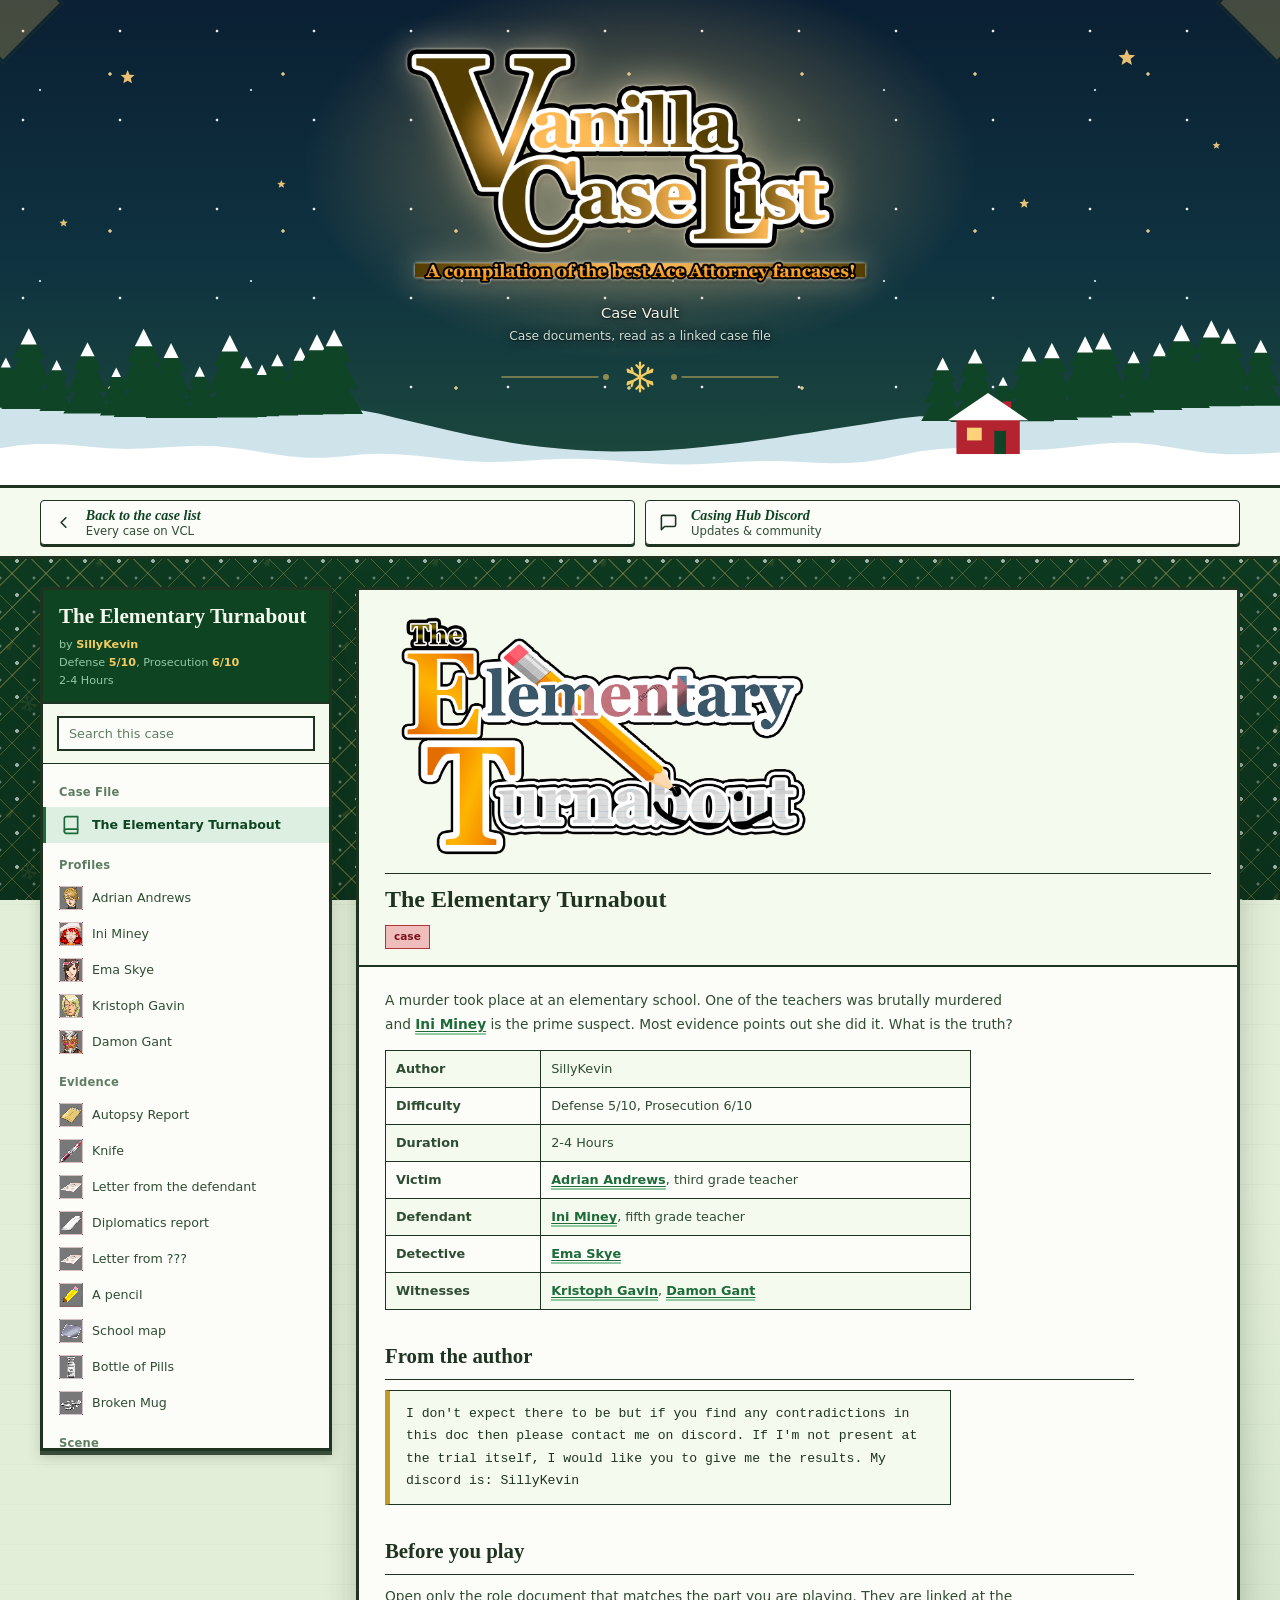
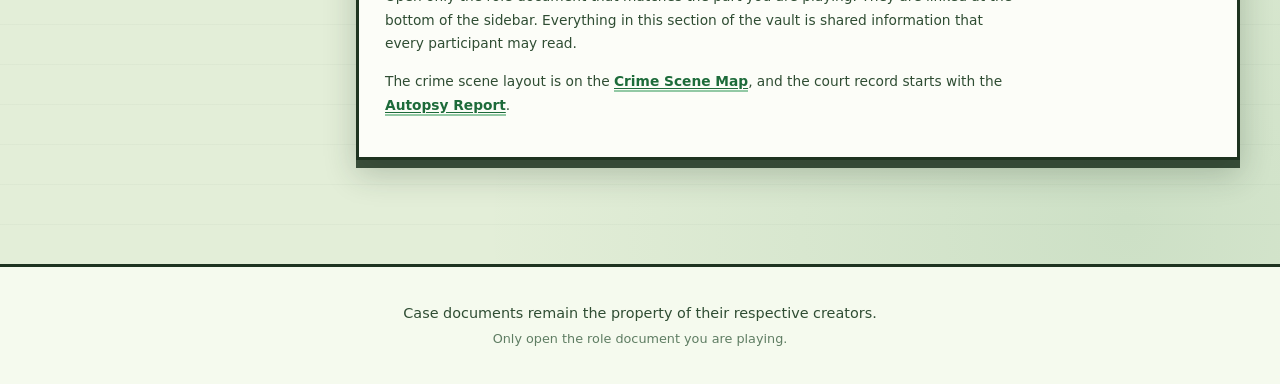
<file: vault/index.html>
<!DOCTYPE html>
<html lang="en">

<head>
  <meta charset="UTF-8" />
  <meta name="viewport" content="width=device-width, initial-scale=1.0" />
  <title>Case Vault | Vanilla Case List</title>
  <meta name="description" content="Browse Ace Attorney fan case documents as a linked case file. Profiles, evidence and scene notes, cross referenced." />

  <link rel="icon" href="../favicon.ico" sizes="any" />
  <link rel="icon" type="image/png" sizes="32x32" href="../images/favicon-32.png" />
  <link rel="icon" type="image/png" sizes="16x16" href="../images/favicon-16.png" />
  <link rel="apple-touch-icon" sizes="180x180" href="../images/favicon-180.png" />

  <meta property="og:type" content="website" />
  <meta property="og:title" content="Case Vault | Vanilla Case List" />
  <meta property="og:description" content="Browse Ace Attorney fan case documents as a linked case file." />
  <meta property="og:url" content="https://lublurrr.github.io/vanilla-test-list-themes/vault/" />
  <meta property="og:image" content="https://lublurrr.github.io/vanilla-test-list-themes/images/vcl-logo.png" />
  <meta property="og:image:alt" content="Vanilla Case List logo" />
  <meta name="theme-color" content="#0a2563" />

  <link rel="stylesheet" href="../styles.css" />
  <link rel="stylesheet" href="../themes.css" />
  <link rel="stylesheet" href="vault.css" />

  <!-- Seasonal themes, as on every other page. Not deferred: it sets
       <html data-theme="..."> before the first paint. The vault's colours all
       come from the palette tokens, so its panels follow the season too. -->
  <script src="../themes.js"></script>
  <script src="../scenes.js" defer></script>
</head>

<body class="vault-page">
  <header class="site-header">
    <div class="header-inner">
      <h1 class="site-title">
        <a href="../index.html"><img class="site-logo" src="../images/vcl-logo-gold.png"
            data-logo-auto="../images/vcl-logo-gold.png" data-logo-preview="../images/vcl-logo.png"
            alt="Vanilla Case List — A compilation of the best Vanilla cases!" /></a>
      </h1>
      <p class="site-credits">
        Case Vault<br>
        <small>Case documents, read as a linked case file</small>
      </p>
    </div>
  </header>

  <nav class="resources-nav" aria-label="Related resources">
    <div class="resources-inner">
      <a class="resource-link" href="../index.html">
        <span class="resource-icon"><svg width="22" height="22" viewBox="0 0 24 24" fill="none" stroke="currentColor"
            stroke-width="2" stroke-linecap="round" stroke-linejoin="round" aria-hidden="true">
            <path d="m15 18-6-6 6-6" />
          </svg></span>
        <span class="resource-text"><strong>Back to the case list</strong><span>Every case on VCL</span></span>
      </a>
      <a class="resource-link" href="https://discord.gg/5VwA7zTpvv" target="_blank" rel="noopener noreferrer">
        <span class="resource-icon"><svg width="22" height="22" viewBox="0 0 24 24" fill="none" stroke="currentColor"
            stroke-width="2" stroke-linecap="round" stroke-linejoin="round" aria-hidden="true">
            <path d="M21 15a2 2 0 0 1-2 2H7l-4 4V5a2 2 0 0 1 2-2h14a2 2 0 0 1 2 2z" />
          </svg></span>
        <span class="resource-text"><strong>Casing Hub Discord</strong><span>Updates &amp; community</span></span>
      </a>
    </div>
  </nav>

  <main class="vault" id="vault">
    <button class="vault-sidebar-toggle" id="sidebar-toggle" type="button" aria-expanded="false"
      aria-controls="vault-sidebar">
      <svg width="20" height="20" viewBox="0 0 24 24" fill="none" stroke="currentColor" stroke-width="2"
        stroke-linecap="round" stroke-linejoin="round" aria-hidden="true">
        <path d="M4 6h16" />
        <path d="M4 12h16" />
        <path d="M4 18h16" />
      </svg>
      <span>Case contents</span>
    </button>

    <aside class="vault-sidebar" id="vault-sidebar" aria-label="Case contents">
      <div class="vault-case-head" id="vault-case-head"></div>
      <div class="vault-search">
        <label class="visually-hidden" for="vault-search-input">Search this case</label>
        <input type="search" id="vault-search-input" placeholder="Search this case" autocomplete="off" />
      </div>
      <nav class="vault-tree" id="vault-tree" aria-label="Notes"></nav>
    </aside>

    <section class="vault-main" id="vault-main" aria-live="polite">
      <div class="note-card">
        <p class="vault-loading">Opening the case file...</p>
      </div>
    </section>
  </main>

  <footer class="site-footer">
    <p>Case documents remain the property of their respective creators.</p>
    <p class="footer-small">Only open the role document you are playing.</p>
  </footer>

  <script src="vault.js"></script>
</body>

</html>
</file>
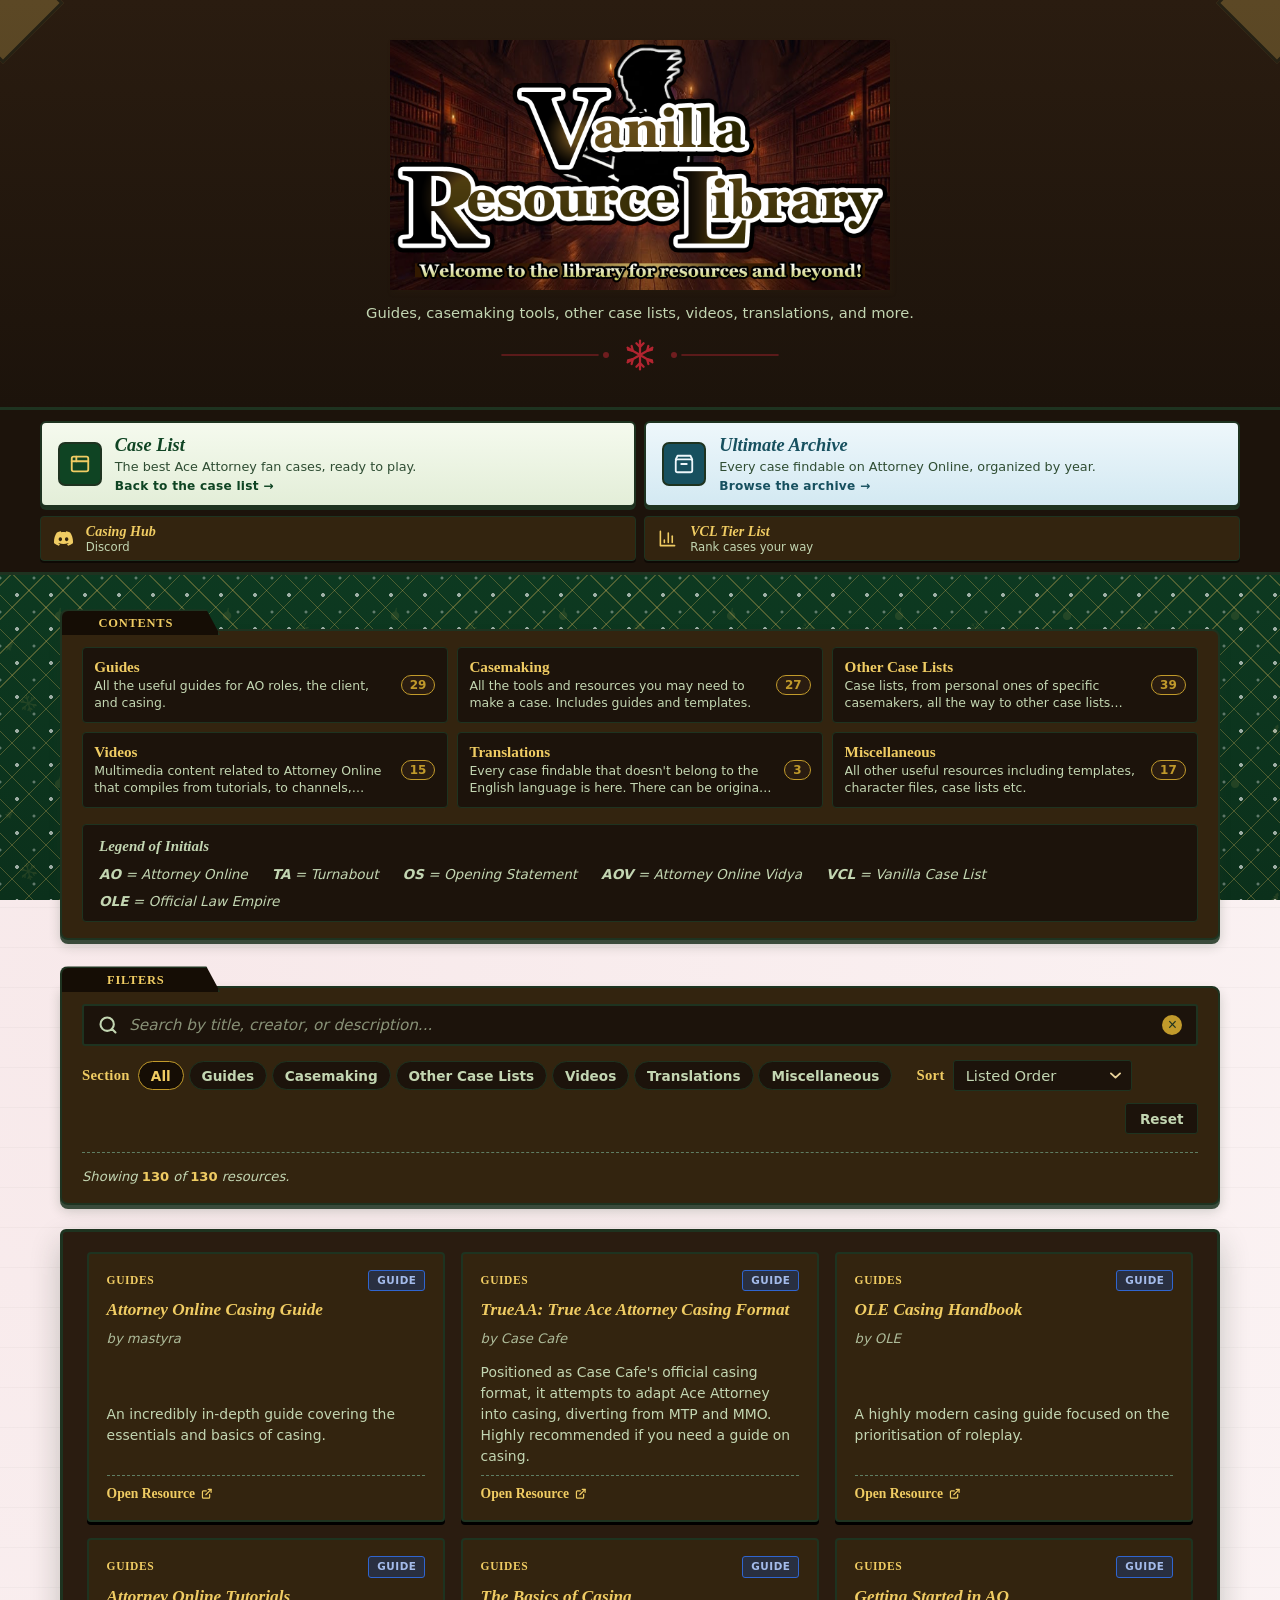
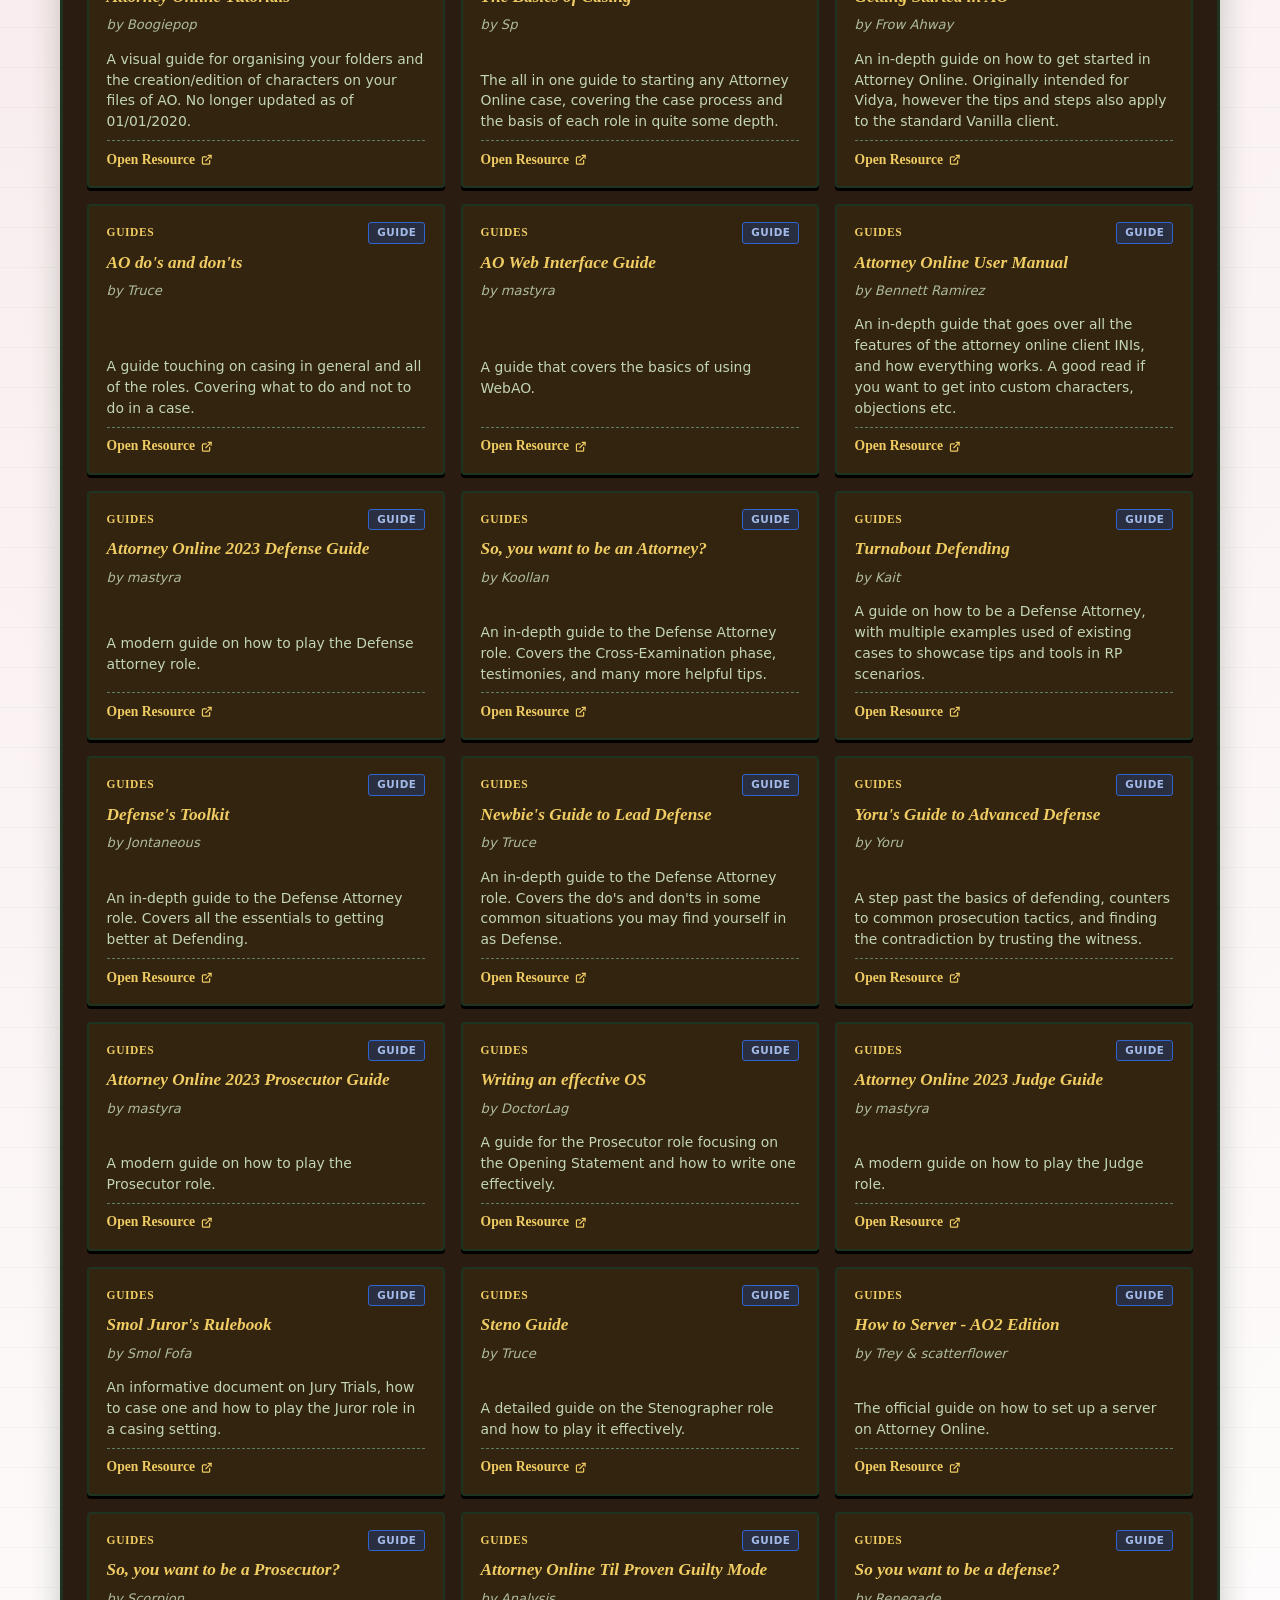
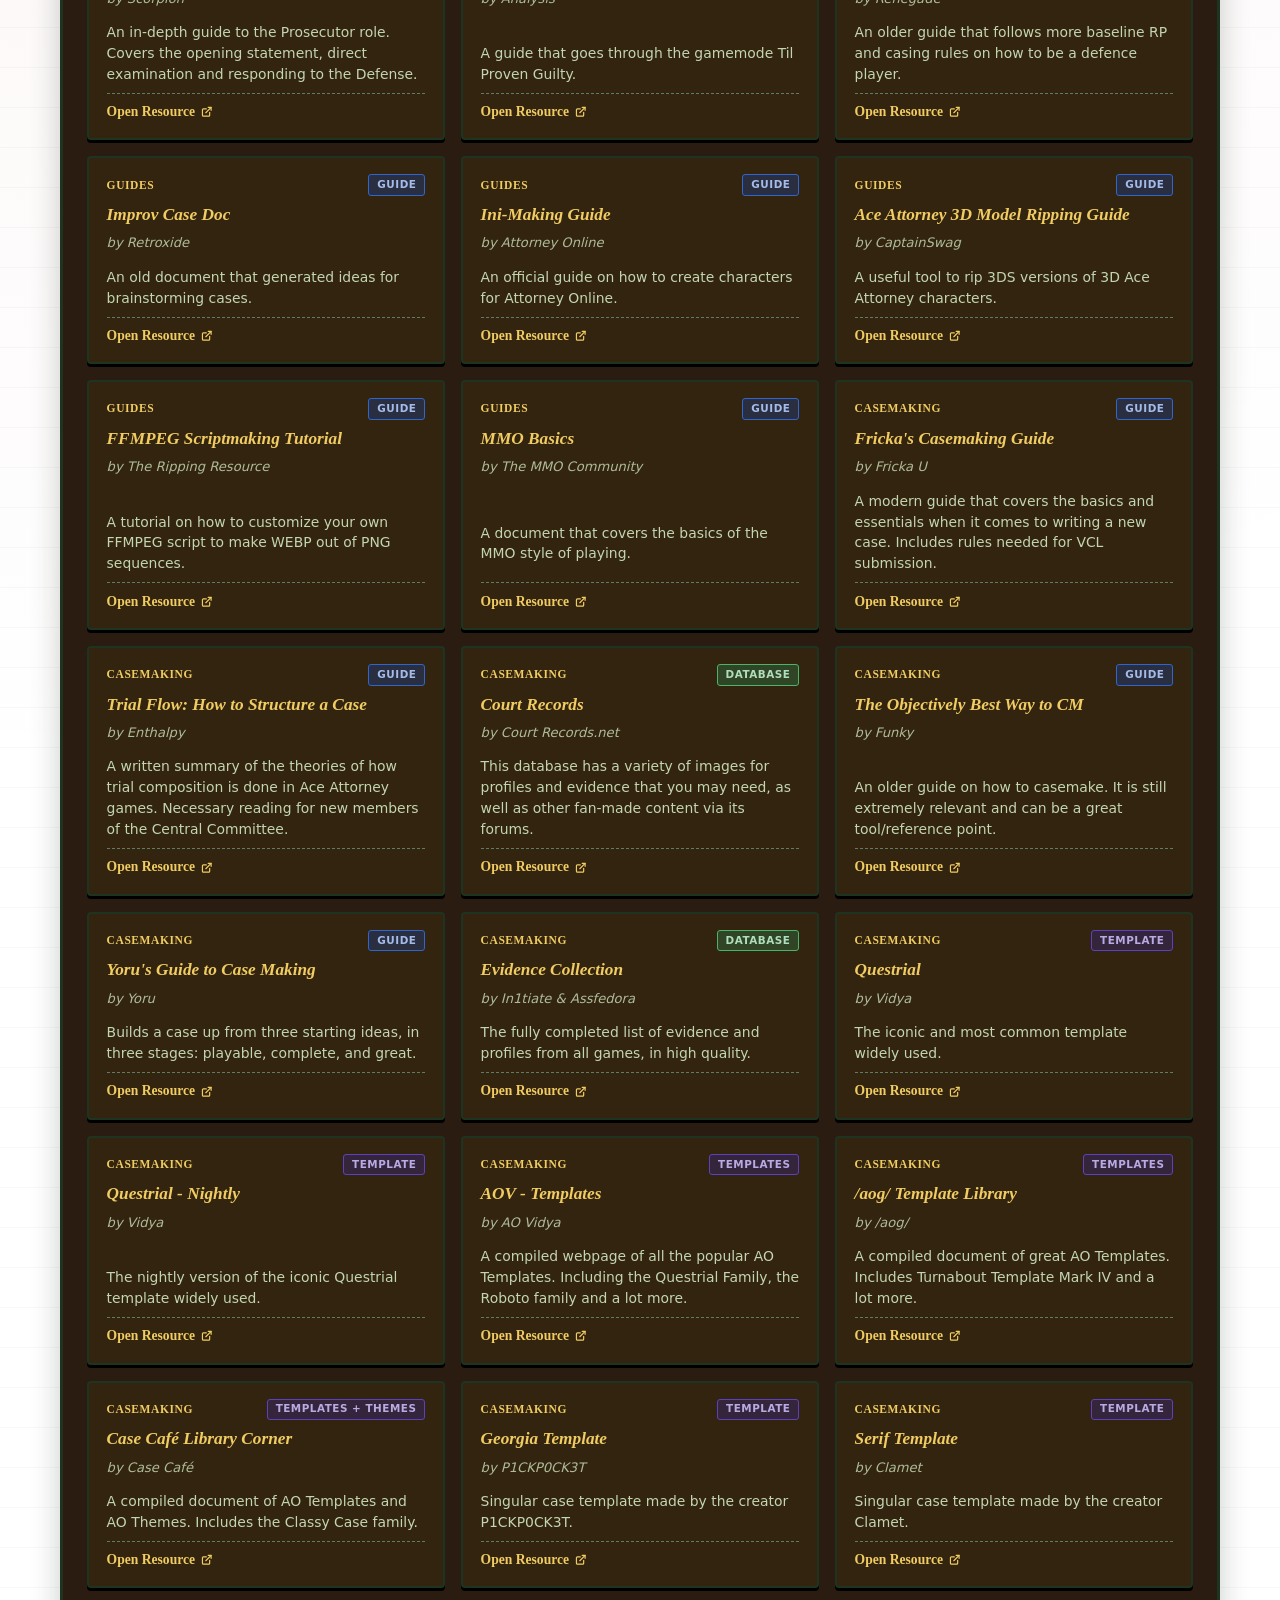
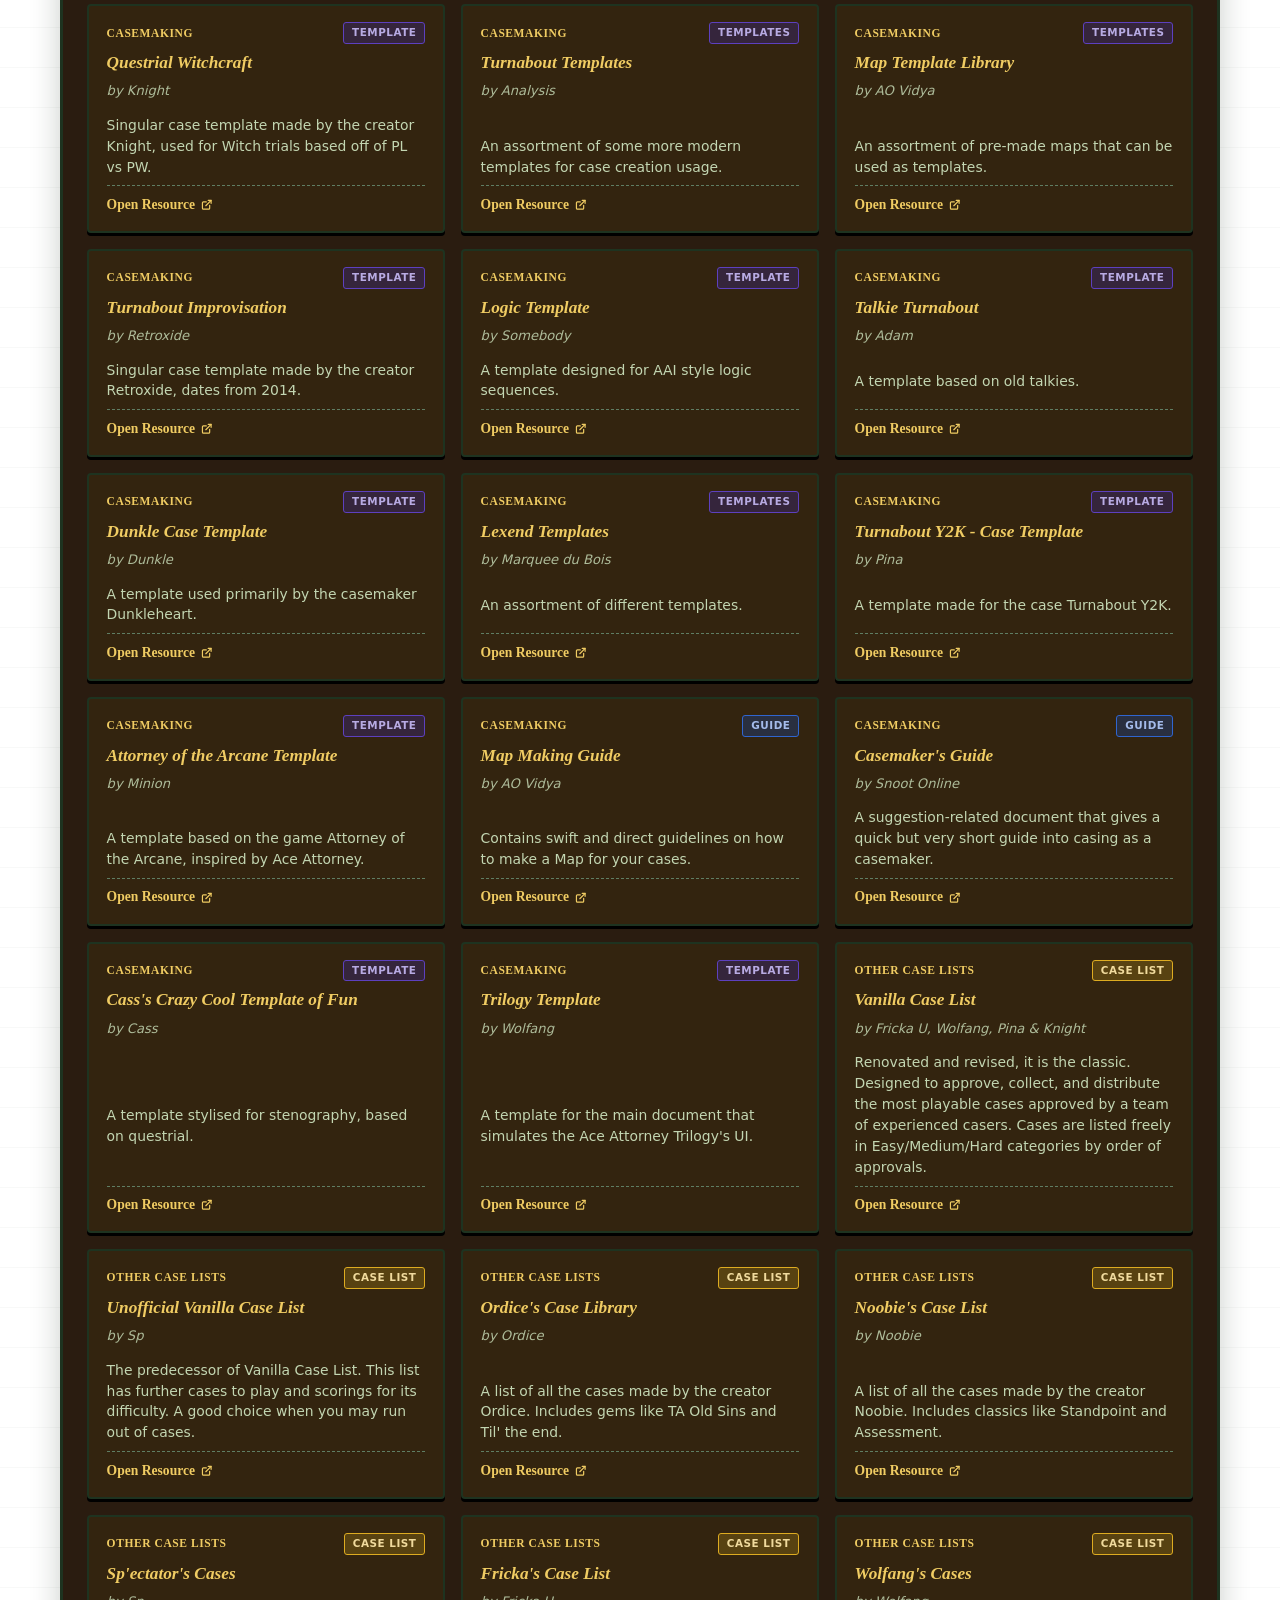
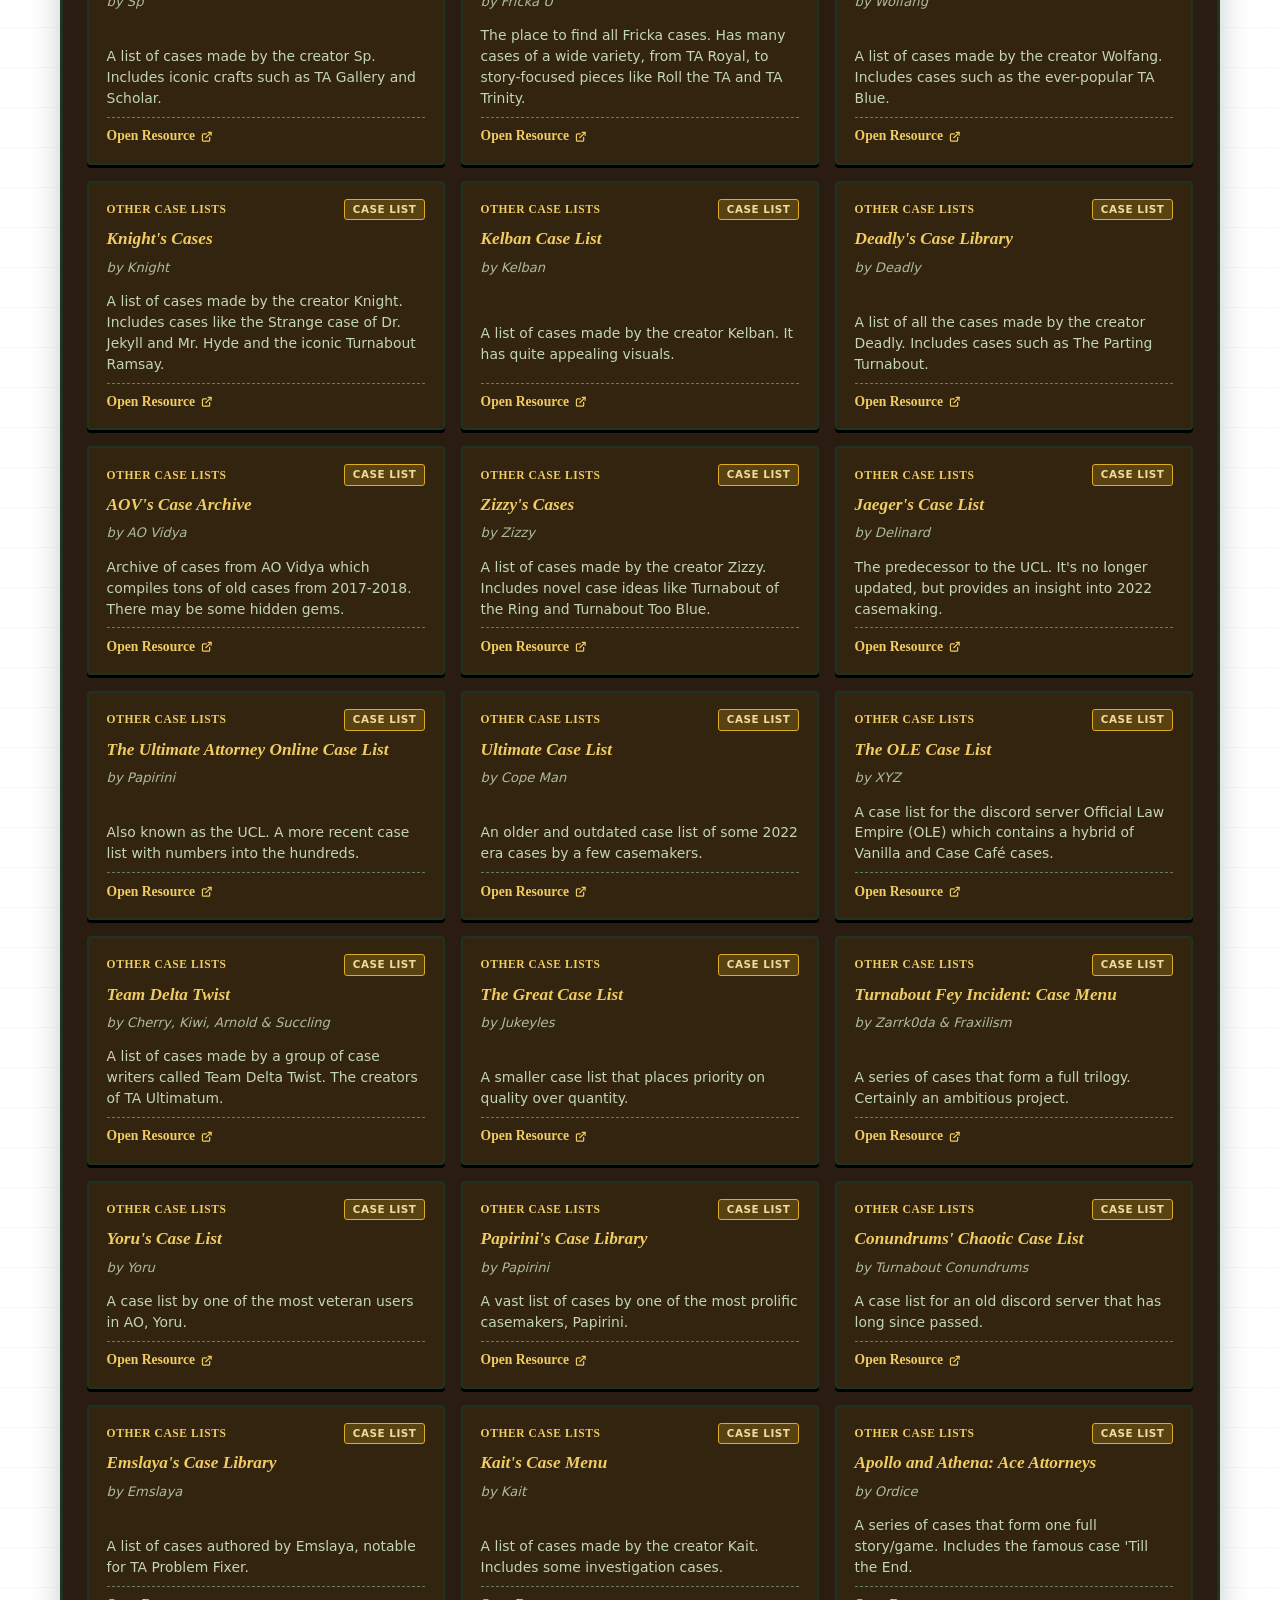
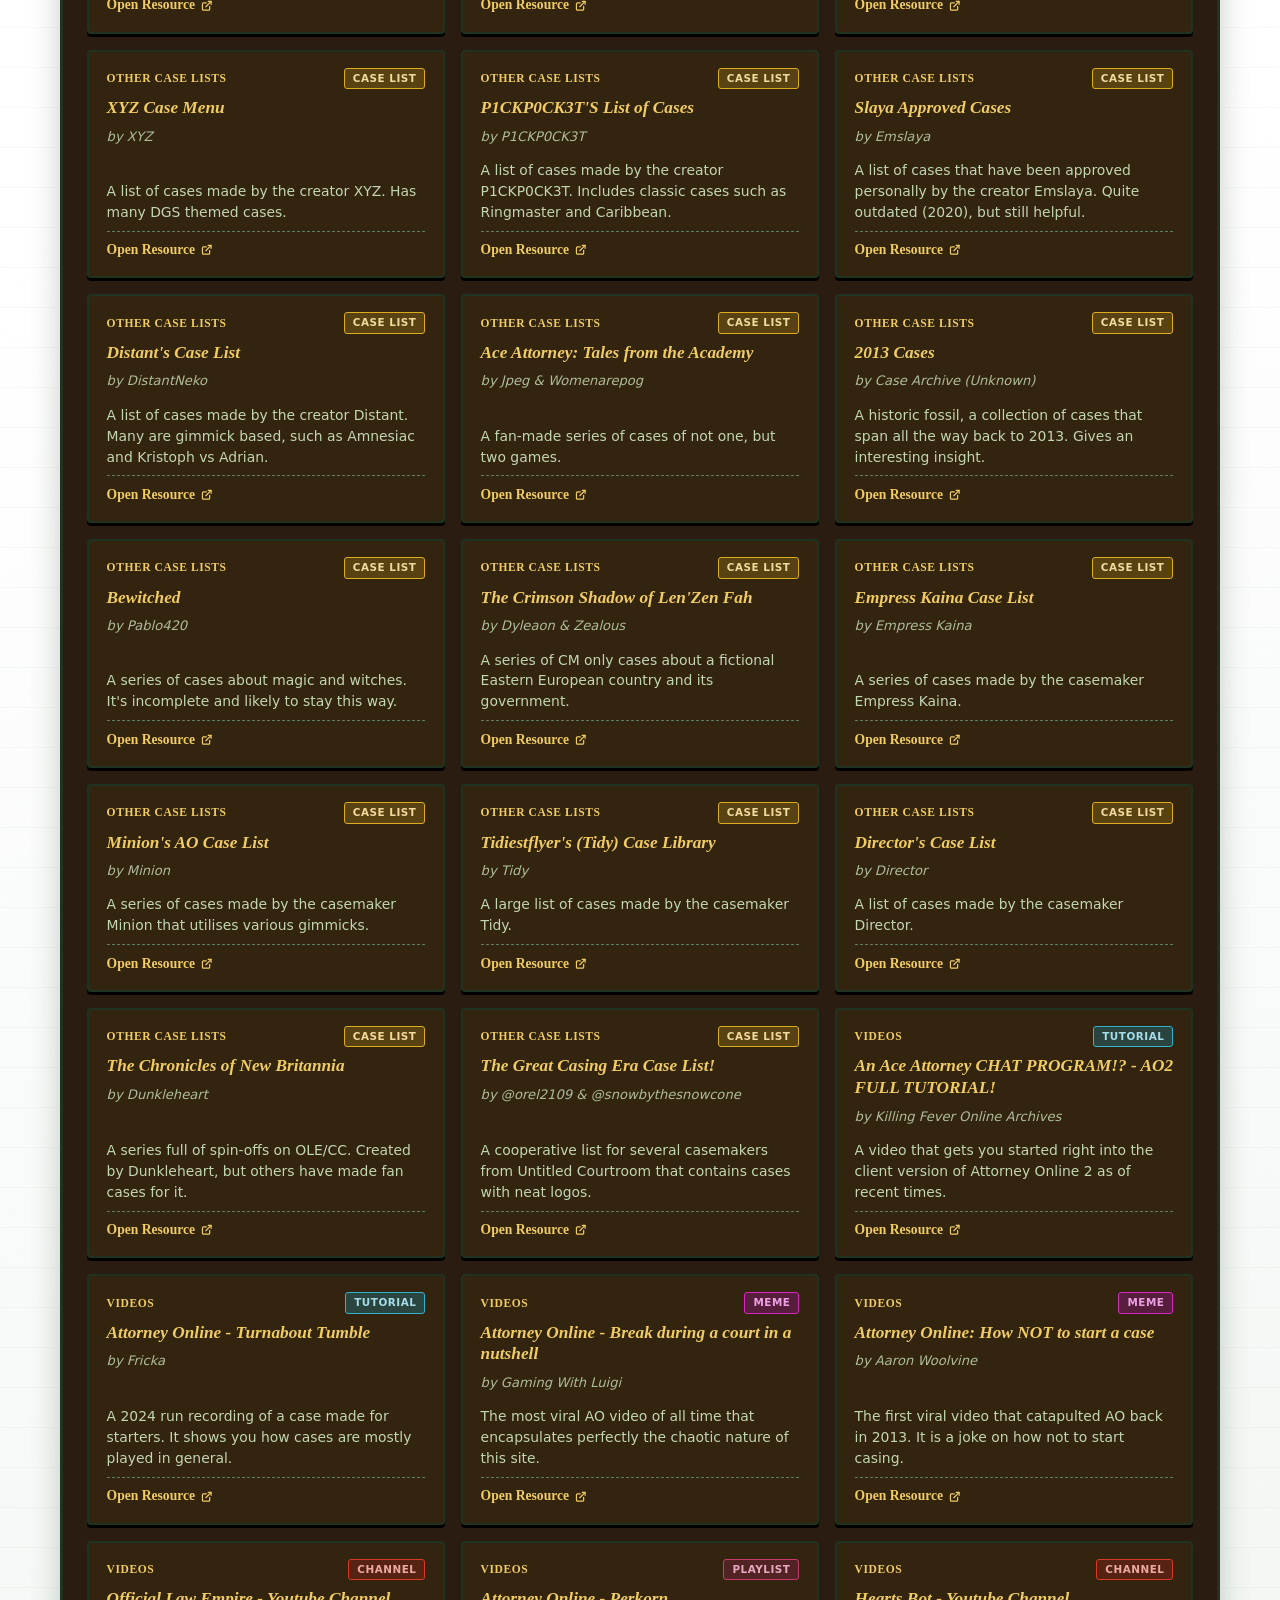
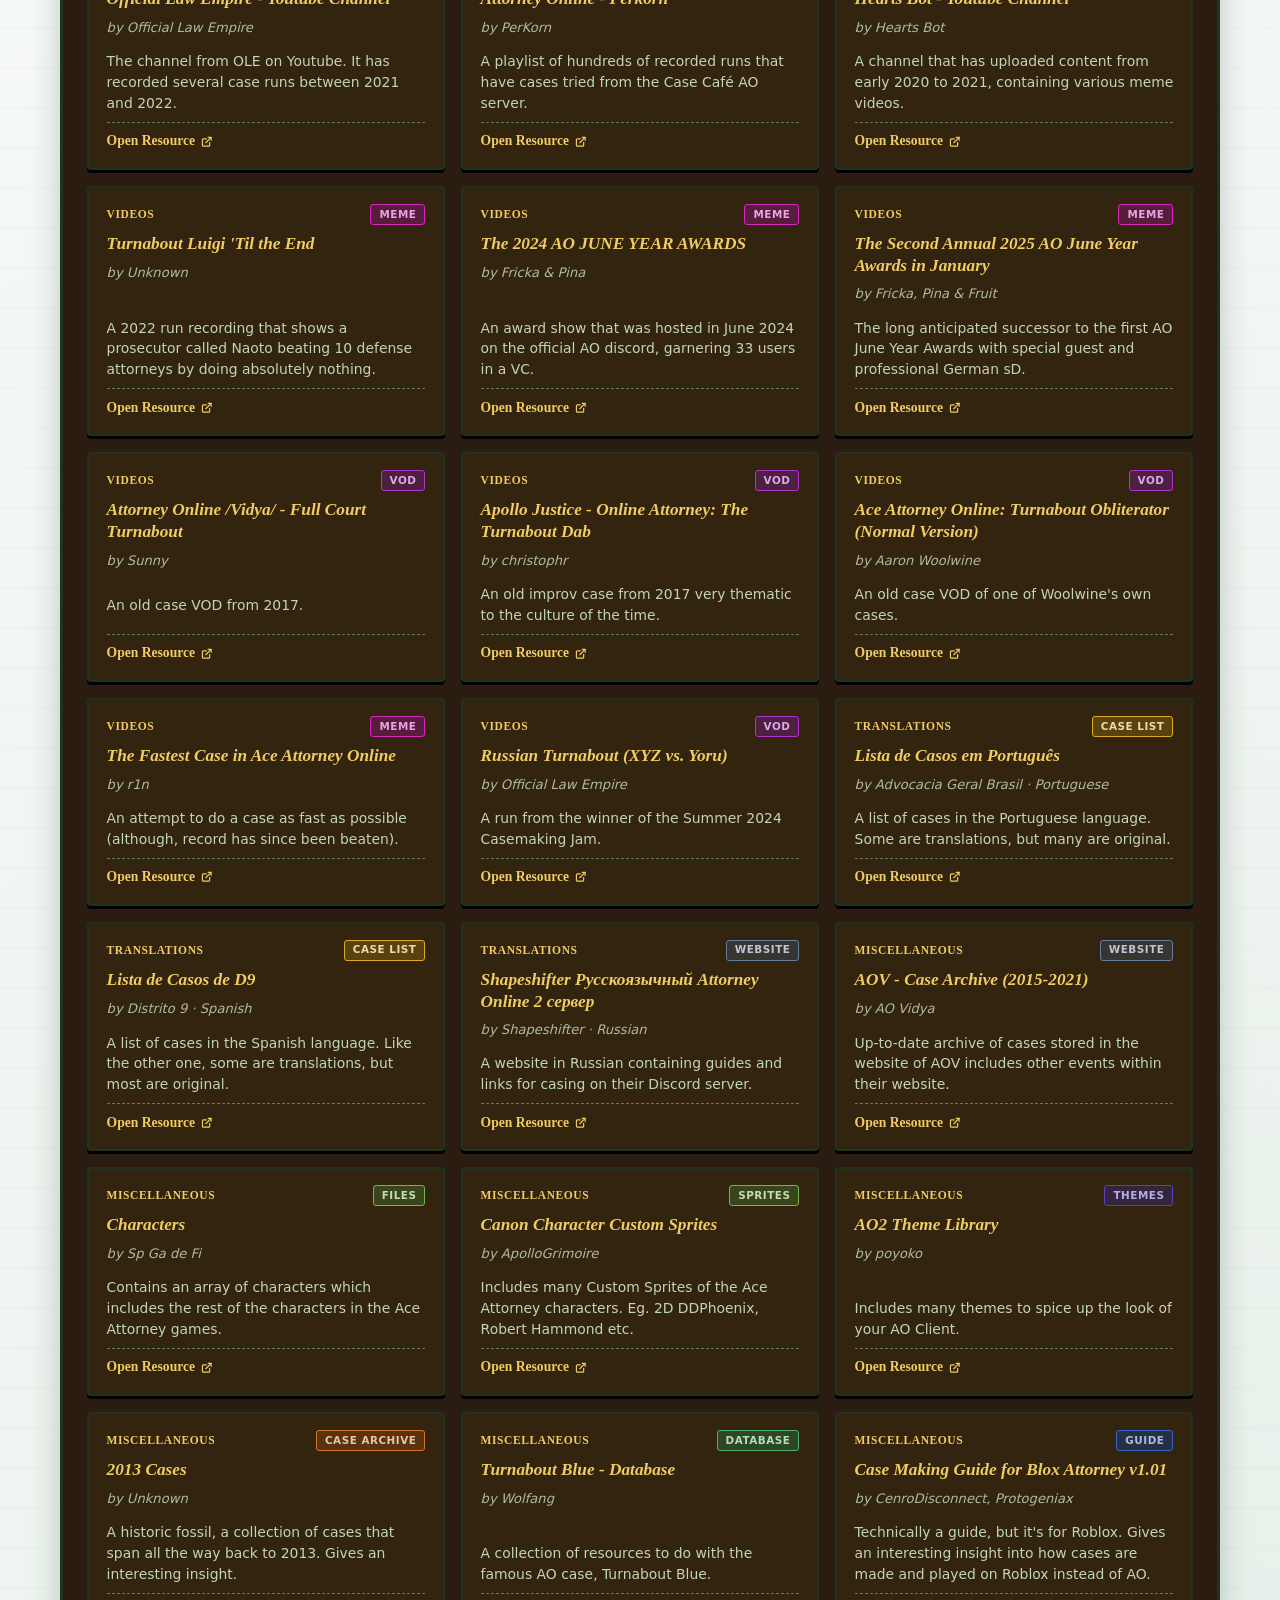
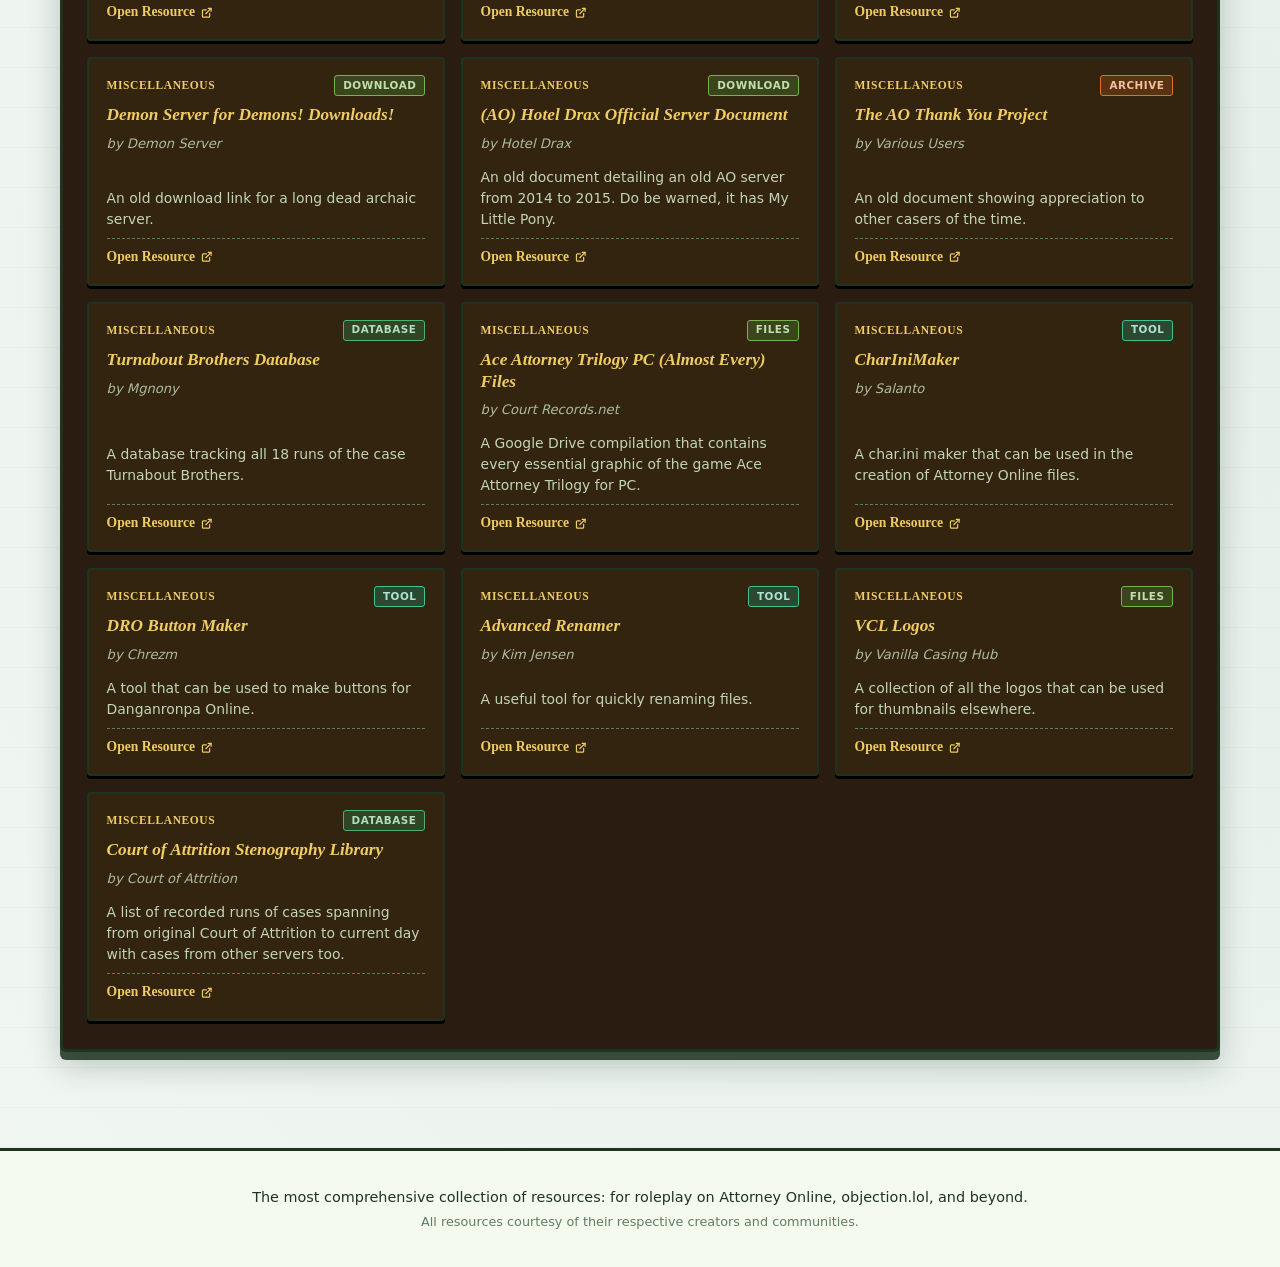
<file: resources.html>
<!DOCTYPE html>
<html lang="en">

<head>
  <meta charset="UTF-8" />
  <!-- The production Clarity analytics tag is intentionally absent here:
       this is the theme staging site, and its traffic should not land in
       the live Vanilla Case List's analytics. -->
  <meta name="viewport" content="width=device-width, initial-scale=1.0" />
  <title>Vanilla Resource Library</title>
  <meta name="description"
    content="Guides, casemaking tools, other case lists, videos, translations, and more — everything the Vanilla casing community has put together." />

  <!-- Favicons -->
  <link rel="icon" href="favicon.ico" sizes="any" />
  <link rel="icon" type="image/png" sizes="32x32" href="images/favicon-32.png" />
  <link rel="icon" type="image/png" sizes="16x16" href="images/favicon-16.png" />
  <link rel="apple-touch-icon" sizes="180x180" href="images/favicon-180.png" />

  <!-- Link preview -->
  <meta property="og:type" content="website" />
  <meta property="og:site_name" content="Vanilla Case List" />
  <meta property="og:url" content="https://lublurrr.github.io/vanilla-test-list-themes/resources.html" />
  <meta property="og:title" content="Vanilla Resource Library" />
  <meta property="og:description"
    content="Guides, casemaking tools, other case lists, videos, translations, and more." />
  <meta property="og:image" content="https://lublurrr.github.io/vanilla-test-list-themes/images/vrl-logo.png" />
  <meta property="og:image:width" content="1440" />
  <meta property="og:image:height" content="720" />
  <meta property="og:image:alt" content="Vanilla Resource Library logo" />

  <meta name="twitter:card" content="summary_large_image" />
  <meta name="twitter:title" content="Vanilla Resource Library" />
  <meta name="twitter:description"
    content="Guides, casemaking tools, other case lists, videos, translations, and more." />
  <meta name="twitter:image" content="https://lublurrr.github.io/vanilla-test-list-themes/images/vrl-logo.png" />

  <!-- Embed accent colour: the page's brown, lightened enough to stay visible
       as the accent bar on a dark Discord/Slack background -->
  <meta name="theme-color" content="#8a5a2b" />

  <link rel="stylesheet" href="styles.css" />
  <link rel="stylesheet" href="themes.css" />

  <!-- Seasonal themes. Deliberately not deferred: it sets
       <html data-theme="..."> before the first paint, so the classic
       palette never flashes on its way to the season. -->
  <script src="themes.js"></script>
  <!-- The illustrated horizons. Deferred: it only draws once the page is
       laid out, and the masthead's colours are already right without it. -->
  <script src="scenes.js" defer></script>
</head>

<body class="page-resources">
  <header class="site-header page-hero page-hero-resources">
    <div class="header-inner">
      <h1 class="site-title">
        <a href="index.html" style="display:inline-block;">
          <!-- Drop a file at images/resource-logo.png to use your own Resource Library logo.
               Until then this falls back to a plain styled title automatically. -->
          <img class="site-logo page-hero-logo" src="images/vrl-logo.png" alt="Vanilla Resource Library"
            onerror="this.replaceWith(Object.assign(document.createElement('span'),{className:'page-hero-logo-fallback',textContent:'Vanilla Resource Library'}))" />
        </a>
      </h1>
      <p class="site-credits">Guides, casemaking tools, other case lists, videos, translations, and more.</p>
    </div>
  </header>

  <!-- Resource link strip -->
  <nav class="resources-nav" aria-label="Related resources">
    <div class="resources-inner resources-inner--split">
      <!-- This site's other two pages get a row of their own as large
           cards, each in its page's own colours; the outbound links
           sit in the row below. -->
      <div class="resource-pages">
        <a class="resource-page resource-page--list" href="index.html">
          <span class="resource-page__icon"><svg width="28" height="28" viewBox="0 0 24 24" fill="none" stroke="currentColor" stroke-width="2" stroke-linecap="round" stroke-linejoin="round" aria-hidden="true"><rect x="3" y="4" width="18" height="16" rx="2"/><path d="M3 9h18"/><path d="M8 4v5"/></svg></span>
          <span class="resource-page__text">
            <strong class="resource-page__title">Case List</strong>
            <span class="resource-page__blurb">The best Ace Attorney fan cases, ready to play.</span>
            <span class="resource-page__cta">Back to the case list <span aria-hidden="true">&rarr;</span></span>
          </span>
        </a>
        <a class="resource-page resource-page--archive" href="archive.html">
          <span class="resource-page__icon"><svg width="28" height="28" viewBox="0 0 24 24" fill="none" stroke="currentColor" stroke-width="2" stroke-linecap="round" stroke-linejoin="round" aria-hidden="true"><rect x="3" y="7" width="18" height="14" rx="2"/><path d="M3 7l2-4h14l2 4"/><path d="M9 12h6"/></svg></span>
          <span class="resource-page__text">
            <strong class="resource-page__title">Ultimate Archive</strong>
            <span class="resource-page__blurb">Every case findable on Attorney Online, organized by year.</span>
            <span class="resource-page__cta">Browse the archive <span aria-hidden="true">&rarr;</span></span>
          </span>
        </a>
      </div>

      <div class="resource-links resource-links--pair">
        <a class="resource-link" href="https://discord.gg/5VwA7zTpvv" target="_blank" rel="noopener noreferrer">
          <span class="resource-icon"><svg width="22" height="22" viewBox="0 0 24 24" fill="currentColor"
              aria-hidden="true">
              <path
                d="M20.317 4.3698a19.7913 19.7913 0 0 0-4.8851-1.5152.0741.0741 0 0 0-.0785.0371c-.211.3753-.4447.8648-.6083 1.2495-1.8447-.2762-3.68-.2762-5.4868 0-.1636-.3933-.4058-.8742-.6177-1.2495a.077.077 0 0 0-.0785-.037 19.7363 19.7363 0 0 0-4.8852 1.515.0699.0699 0 0 0-.0321.0277C.5334 9.0458-.319 13.5799.0992 18.0578a.0824.0824 0 0 0 .0312.0561c2.0528 1.5076 4.0413 2.4228 5.9929 3.0294a.0777.0777 0 0 0 .0842-.0276c.4616-.6304.8731-1.2952 1.226-1.9942a.076.076 0 0 0-.0416-.1057c-.6528-.2476-1.2743-.5495-1.8722-.8923a.077.077 0 0 1-.0076-.1277c.1258-.0943.2517-.1923.3718-.2914a.0743.0743 0 0 1 .0776-.0105c3.9278 1.7933 8.18 1.7933 12.0614 0a.0739.0739 0 0 1 .0785.0095c.1202.099.246.1981.3728.2924a.077.077 0 0 1-.0066.1276 12.2986 12.2986 0 0 1-1.873.8914.0766.0766 0 0 0-.0407.1067c.3604.698.7719 1.3628 1.225 1.9932a.076.076 0 0 0 .0842.0286c1.961-.6067 3.9495-1.5219 6.0023-3.0294a.077.077 0 0 0 .0313-.0552c.5004-5.177-.8382-9.6739-3.5485-13.6604a.061.061 0 0 0-.0312-.0286ZM8.02 15.3312c-1.1825 0-2.1569-1.0857-2.1569-2.419 0-1.3332.9555-2.4189 2.157-2.4189 1.2108 0 2.1757 1.0952 2.1568 2.419 0 1.3332-.9555 2.4189-2.1569 2.4189Zm7.9748 0c-1.1825 0-2.1569-1.0857-2.1569-2.419 0-1.3332.9554-2.4189 2.1569-2.4189 1.2108 0 2.1757 1.0952 2.1568 2.419 0 1.3332-.946 2.4189-2.1568 2.4189Z" />
            </svg></span>
          <span class="resource-text"><strong>Casing Hub</strong><span>Discord</span></span>
        </a>
        <a class="resource-link" href="https://tiermaker.com/create/vanilla-case-list-logos-17506473" target="_blank"
          rel="noopener noreferrer">
          <span class="resource-icon"><svg width="22" height="22" viewBox="0 0 24 24" fill="none" stroke="currentColor"
              stroke-width="2" stroke-linecap="round" stroke-linejoin="round" aria-hidden="true">
              <path d="M3 3v18h18" />
              <path d="M18 17V9" />
              <path d="M13 17V5" />
              <path d="M8 17v-3" />
            </svg></span>
          <span class="resource-text"><strong>VCL Tier List</strong><span>Rank cases your way</span></span>
        </a>
      </div>
    </div>
  </nav>

  <main>
    <div class="lib-main" id="library-body">
      <div class="lib-loading-state">Loading…</div>
    </div>
  </main>

  <footer class="site-footer">
    <p>The most comprehensive collection of resources: for roleplay on Attorney Online, objection.lol, and beyond.</p>
    <p class="footer-small">All resources courtesy of their respective creators and communities.</p>
  </footer>

  <script src="lib-page.js"></script>
  <script>
    initLibPage({
      title: 'Vanilla Resource Library',
      dataUrl: 'data/resource-library.json',
      linkLabel: 'Open Resource',
      bodyId: 'library-body',
      taglineId: 'library-tagline',
      rouletteNoun: 'Resource',
      roulette: false,
      showToc: true,
      searchPlaceholder: 'Search by title, creator, or description...',
      searchFields: ['title', 'creator', 'type', 'description'],
      countNoun: 'resource',
      categoryLabel: 'Section',
      sortDefaultLabel: 'Listed Order',
    });
  </script>
</body>

</html>
</file>
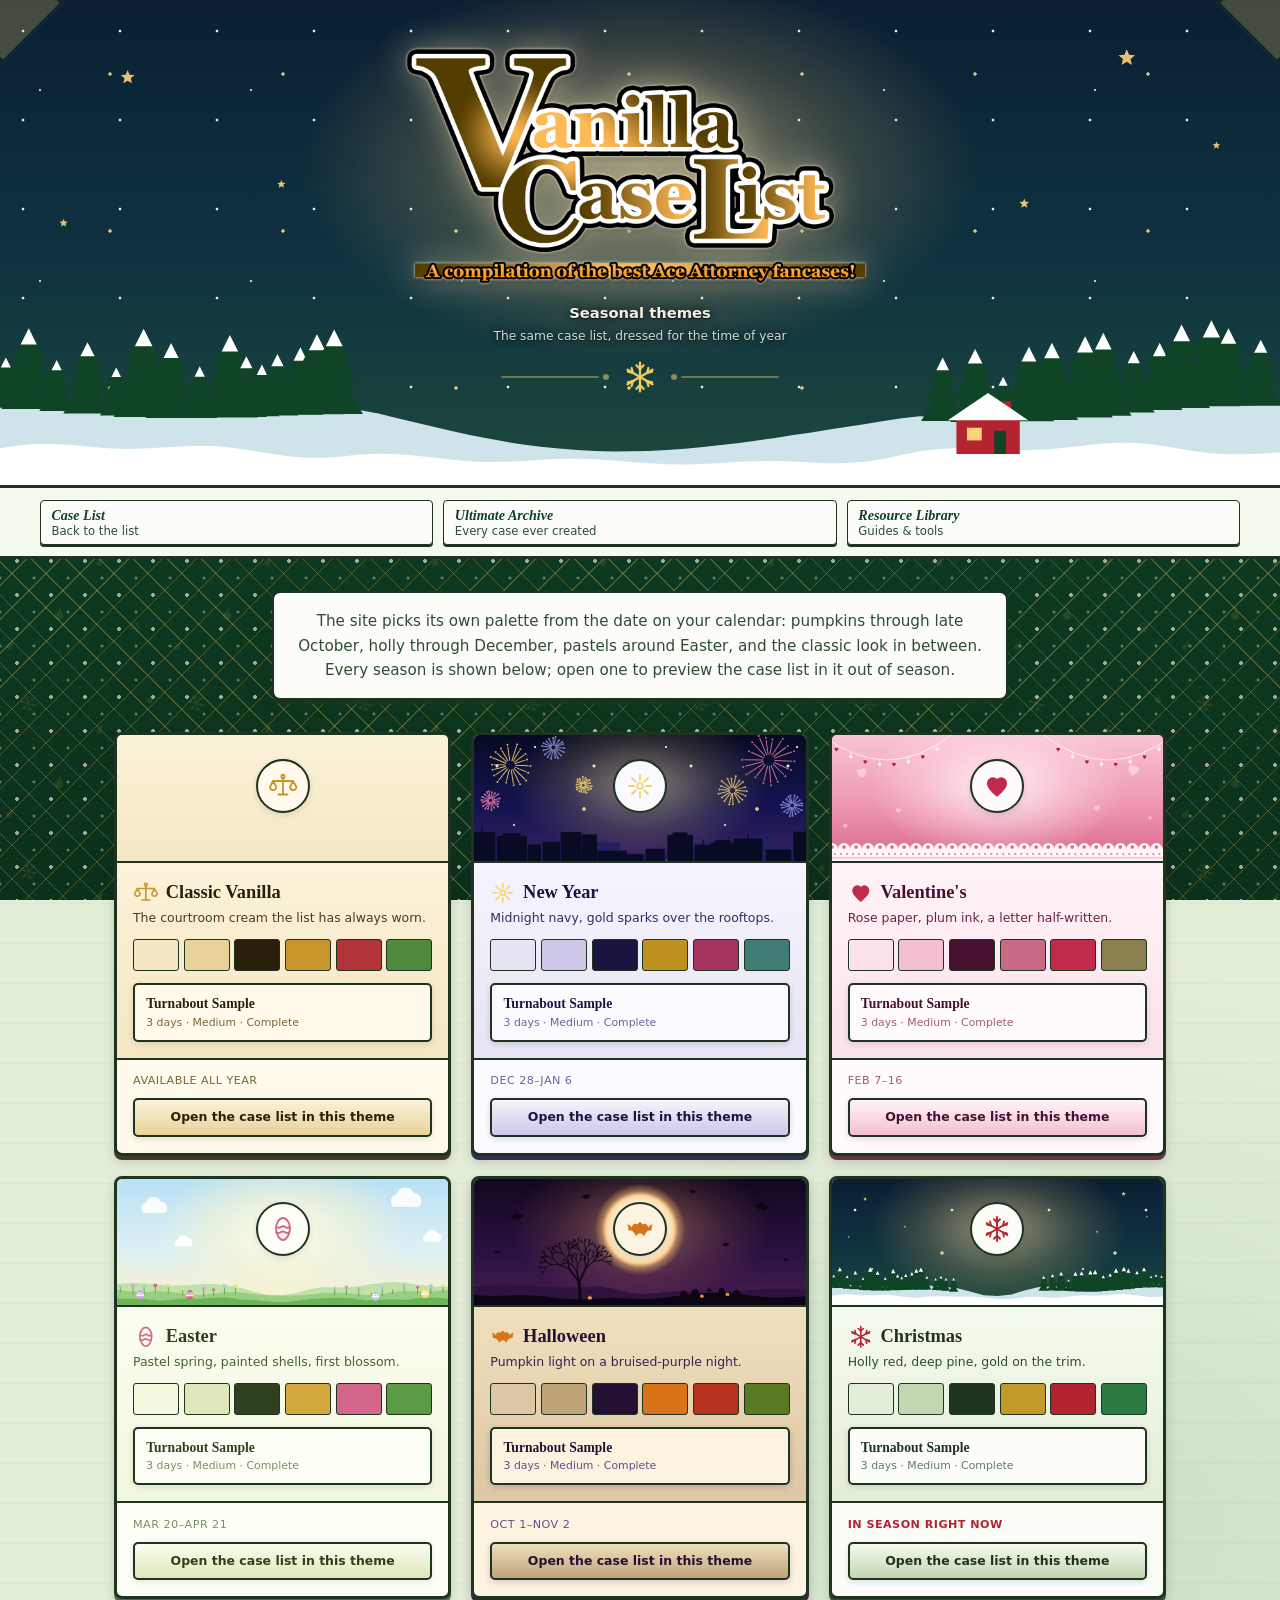
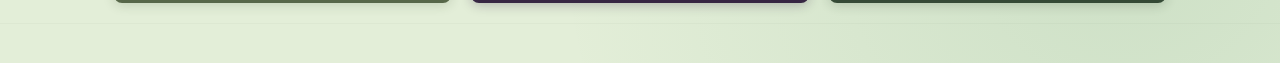
<file: themes.html>
<!DOCTYPE html>
<html lang="en">

<head>
  <meta charset="UTF-8" />
  <meta name="viewport" content="width=device-width, initial-scale=1.0" />
  <title>Seasonal Themes — Vanilla Case List</title>
  <meta name="description" content="Every seasonal theme the Vanilla Case List wears through the year." />

  <link rel="icon" href="favicon.ico" sizes="any" />
  <link rel="icon" type="image/png" sizes="32x32" href="images/favicon-32.png" />
  <link rel="apple-touch-icon" sizes="180x180" href="images/favicon-180.png" />

  <meta property="og:type" content="website" />
  <meta property="og:site_name" content="Vanilla Case List" />
  <meta property="og:url" content="https://lublurrr.github.io/vanilla-test-list-themes/themes.html" />
  <meta property="og:title" content="Seasonal Themes — Vanilla Case List" />
  <meta property="og:description" content="Every seasonal theme the Vanilla Case List wears through the year." />
  <meta property="og:image" content="https://lublurrr.github.io/vanilla-test-list-themes/images/vcl-logo.png" />

  <link rel="stylesheet" href="styles.css" />
  <link rel="stylesheet" href="themes.css" />

  <!-- Seasonal themes. Deliberately not deferred: it sets
       <html data-theme="..."> before the first paint, so the classic
       palette never flashes on its way to the season. -->
  <script src="themes.js"></script>
  <!-- The illustrated horizons. Deferred: it only draws once the page is
       laid out, and the masthead's colours are already right without it. -->
  <script src="scenes.js" defer></script>
</head>

<body>
  <header class="site-header">
    <div class="header-inner">
      <h1 class="site-title">
        <img class="site-logo" src="images/vcl-logo-gold.png"
          data-logo-auto="images/vcl-logo-gold.png" data-logo-preview="images/vcl-logo.png"
          alt="Vanilla Case List" />
      </h1>
      <p class="site-credits">
        <strong>Seasonal themes</strong><br>
        <small>The same case list, dressed for the time of year</small>
      </p>
    </div>
  </header>

  <nav class="resources-nav" aria-label="Related pages">
    <div class="resources-inner">
      <a class="resource-link" href="index.html">
        <span class="resource-text"><strong>Case List</strong><span>Back to the list</span></span>
      </a>
      <a class="resource-link" href="archive.html">
        <span class="resource-text"><strong>Ultimate Archive</strong><span>Every case ever created</span></span>
      </a>
      <a class="resource-link" href="resources.html">
        <span class="resource-text"><strong>Resource Library</strong><span>Guides &amp; tools</span></span>
      </a>
    </div>
  </nav>

  <main class="theme-gallery">
    <p class="theme-gallery__intro">
      The site picks its own palette from the date on your calendar: pumpkins through late October,
      holly through December, pastels around Easter, and the classic look in between. Every season is
      shown below; open one to preview the case list in it out of season.
    </p>

    <div class="theme-gallery__grid" id="theme-gallery-grid">
      <noscript>
        <p>The theme gallery needs JavaScript. You can still reach a theme directly, for example
          <a href="index.html?theme=halloween">index.html?theme=halloween</a>.</p>
      </noscript>
    </div>
  </main>

  <script>
    /* Builds one card per theme straight from the THEMES table in themes.js,
       so a season added there shows up here with no extra edits. Waits for
       DOMContentLoaded because scenes.js is deferred, and deferred scripts
       run after this inline one. */
    document.addEventListener('DOMContentLoaded', function () {
      'use strict';

      var grid = document.getElementById('theme-gallery-grid');
      if (!grid || !window.VCLThemes) return;

      var emblem = window.VCLThemes.markup;
      var SWATCHES = ['--cream', '--cream-deep', '--ink', '--gold', '--red', '--green'];
      var activeToday = window.VCLThemes.forDate(new Date());

      function windowText(theme) {
        if (!theme.windows.length) return 'Available all year';
        return window.VCLThemes.describeWindows(theme);
      }

      window.VCLThemes.list().forEach(function (theme) {
        var card = document.createElement('article');
        card.className = 'theme-card';
        card.setAttribute('data-theme', theme.id);

        var swatches = SWATCHES.map(function (token) {
          return '<span class="theme-card__swatch" style="background: var(' + token + ')"></span>';
        }).join('');

        var isNow = theme.id === activeToday;

        card.innerHTML =
          '<div class="theme-card__scene">' +
          '<span class="theme-card__medallion">' + emblem(theme.emblem, 'theme-card__emblem-lg') +
          '</span></div>' +
          '<div class="theme-card__preview">' +
          '<h2 class="theme-card__name">' +
          emblem(theme.emblem, 'theme-card__emblem') + theme.label + '</h2>' +
          '<p class="theme-card__blurb">' + theme.blurb + '</p>' +
          '<div class="theme-card__swatches" aria-hidden="true">' + swatches + '</div>' +
          '<div class="theme-card__mock">' +
          '<div class="theme-card__mock-title">Turnabout Sample</div>' +
          '<div class="theme-card__mock-meta">3 days · Medium · Complete</div>' +
          '</div>' +
          '</div>' +
          '<div class="theme-card__foot">' +
          '<span class="theme-card__window' + (isNow ? ' is-now' : '') + '">' +
          (isNow ? 'In season right now' : windowText(theme)) + '</span>' +
          '<a class="theme-card__open" href="index.html?theme=' + theme.id + '">' +
          'Open the case list in this theme</a>' +
          '</div>';

        grid.appendChild(card);

        /* Drawn after the card is in the grid, so it knows its real width. */
        var scene = card.querySelector('.theme-card__scene');
        if (window.VCLScenes && window.VCLScenes.has(theme.id)) {
          scene.insertAdjacentHTML('afterbegin',
            window.VCLScenes.draw(theme.id, scene.clientWidth, scene.clientHeight, 34));
        }
      });
    });
  </script>
</body>

</html>
</file>
<file: styles.css>
/* ==========================================================================
   Vanilla Case List — Ace Attorney inspired styling
   ========================================================================== */

:root {
  /* Ace Attorney palette: cream background, courtroom blues, prosecution reds, evidence greens */
  --cream: #f5e7c4;
  --cream-light: #fcf2d9;
  --cream-deep: #e9d29a;
  --paper: #fffaeb;

  --ink: #2a1f0a;
  --ink-soft: #4d3c1a;
  --ink-light: #7a6738;

  --blue: #1d4391;
  --blue-deep: #0a2563;
  --blue-light: #82a8e6;
  --blue-pale: #d6e2f7;

  --gold: #c9962b;
  --gold-light: #f0c14b;

  --celeste-light: #e9fbfa;
  --celeste: #cdf1ee;
  --celeste-deep: #9fdedb;
  --celeste-text: #0f5a57;
  --red: #b13438;
  --red-deep: #7d1a1f;
  --green: #4f8a3d;
  --green-light: #b6dca5;
  --green-pale: #dff0d4;

  --easy: #1d4391;
  /* blue — defense */
  --easy-bg: #d6e2f7;
  --easy-strip: #1d4391;
  --easy-tile: #b6cef0;

  --medium: #b8860b;
  /* gold/yellow — deeper amber */
  --medium-bg: #f5d050;
  --medium-strip: #a07010;
  --medium-tile: #f0c830;

  --hard: #b13438;
  /* red — prosecution */
  --hard-bg: #f0bdbd;
  --hard-strip: #b13438;
  --hard-tile: #e8a8a8;

  --shadow-soft: 0 2px 6px rgba(42, 31, 10, 0.12);
  --shadow-card: 0 4px 0 rgba(42, 31, 10, 0.85), 0 6px 12px rgba(42, 31, 10, 0.18);
  --shadow-deep: 0 8px 0 rgba(42, 31, 10, 0.85), 0 14px 30px rgba(42, 31, 10, 0.22);

  --border-thick: 3px solid var(--ink);
  --border-medium: 2px solid var(--ink);
  --border-thin: 1px solid var(--ink);

  --font-display: 'Times New Roman', 'Bookman Old Style', Georgia, serif;
  --font-ui: 'Verdana', 'Geneva', 'DejaVu Sans', sans-serif;
  --font-mono: 'Courier New', monospace;
}

* {
  box-sizing: border-box;
}

html {
  scroll-behavior: smooth;
}

body {
  margin: 0;
  font-family: var(--font-ui);
  font-size: 15px;
  line-height: 1.5;
  color: var(--ink);
  background-color: var(--cream);
  /* Subtle paper texture */
  background-image:
    radial-gradient(circle at 12% 8%, rgba(201, 150, 43, 0.07) 0%, transparent 25%),
    radial-gradient(circle at 88% 92%, rgba(29, 67, 145, 0.05) 0%, transparent 30%),
    repeating-linear-gradient(0deg, transparent 0 39px, rgba(42, 31, 10, 0.025) 39px 40px);
  min-height: 100vh;
}

/* ==========================================================================
   Header
   ========================================================================== */

.site-header {
  background: linear-gradient(180deg, var(--cream-light) 0%, var(--cream) 100%);
  border-bottom: var(--border-thick);
  padding: 2.5rem 1.5rem 2rem;
  text-align: center;
  position: relative;
  overflow: hidden;
}

.site-header::before,
.site-header::after {
  content: '';
  position: absolute;
  width: 80px;
  height: 80px;
  background-color: var(--gold-light);
  border: var(--border-thick);
  transform: rotate(45deg);
  top: -40px;
  opacity: 0.25;
  pointer-events: none;
}

.site-header::before {
  left: -40px;
}

.site-header::after {
  right: -40px;
}

.header-inner {
  max-width: 1200px;
  margin: 0 auto;
  position: relative;
}

.site-title {
  margin: 0 0 0.5rem;
  line-height: 0;
}

.site-logo {
  display: block;
  max-width: 100%;
  width: clamp(280px, 42vw, 500px);
  height: auto;
  margin: 0 auto;
  /* Subtle drop shadow so the logo sits on the cream background nicely */
  filter: drop-shadow(2px 3px 2px rgba(42, 31, 10, 0.25));
}

.site-credits {
  font-size: 0.92rem;
  color: var(--ink-soft);
  margin: 0.75rem 0 0;
  line-height: 1.5;
}

/* ==========================================================================
   Independent page hero (archive.html / resources.html)
   Each of these pages has its own logo slot, separate from the
   shared Vanilla Case List logo. Drop a file at the src path below
   and it replaces the styled text fallback automatically.
   ========================================================================== */

.page-hero-logo-fallback {
  display: block;
  font-family: var(--font-display);
  font-style: italic;
  font-weight: bold;
  font-size: clamp(1.9rem, 5.5vw, 3.1rem);
  line-height: 1.15;
  margin: 0 auto;
  max-width: 700px;
  color: var(--blue-deep);
  text-shadow: 2px 2px 0 var(--ink);
}

.page-hero-resources .page-hero-logo-fallback {
  color: var(--gold);
  text-shadow: 2px 2px 0 var(--ink);
}

.page-hero-resources.site-header {
  background: linear-gradient(180deg, #2a1c10 0%, #1c130b 100%);
  border-bottom: var(--border-thick);
}

.page-hero-resources .site-credits {
  color: var(--cream-deep);
}

.site-credits small {
  color: var(--ink-light);
}

.page-hero-archive.site-header {
  background: linear-gradient(180deg, var(--celeste-light) 0%, var(--celeste) 100%);
  border-bottom: var(--border-thick);
}

.page-hero-archive .site-credits {
  color: var(--celeste-text);
  max-width: 760px;
  margin-left: auto;
  margin-right: auto;
}

/* The subtitle points back at the Case List, so the link has to read as one
   against the celeste header rather than borrowing the site-wide link blue. */
.page-hero-archive .site-credits a {
  color: var(--celeste-text);
  font-weight: 700;
  text-decoration: underline;
  text-underline-offset: 2px;
  /* Keep the site's name in one piece — split over a line break it read as
     "…use the Vanilla Case / List instead." Held whole it drops to the last
     line intact. */
  white-space: nowrap;
}

.page-hero-archive .site-credits a:hover {
  color: var(--ink);
}

/* ==========================================================================
   Whole-page theming for the standalone library pages.
   Resource Library carries its header's dark brown down through the rest
   of the page; Ultimate Archive uses a soft cyan "celeste" throughout.
   ========================================================================== */

body.page-resources {
  background: linear-gradient(180deg, #2a1c10 0%, #1c130b 100%);
}

body.page-resources .resources-nav {
  background-color: #1c130b;
  border-bottom: var(--border-thick);
}

body.page-resources .resource-link {
  background-color: #33240f;
  border-color: var(--ink);
  box-shadow: 0 2px 0 rgba(0, 0, 0, 0.5);
}

body.page-resources .resource-link:hover {
  background-color: #3f2c14;
}

body.page-resources .resource-text strong {
  color: var(--gold-light);
}

body.page-resources .resource-text span:not(strong) {
  color: var(--cream-deep);
}

body.page-resources .site-footer {
  background-color: transparent;
  border-top-color: var(--gold);
  color: var(--cream-deep);
}

body.page-resources .site-footer .footer-small {
  color: var(--cream-deep);
  opacity: 0.8;
}

body.page-archive {
  background: linear-gradient(180deg, var(--celeste-light) 0%, var(--celeste) 100%);
}

body.page-archive .resources-nav {
  background-color: var(--celeste);
  border-bottom: var(--border-thick);
}

body.page-archive .resource-link {
  background-color: var(--celeste-light);
  border-color: var(--ink);
}

body.page-archive .resource-link:hover {
  background-color: #fff;
}

body.page-archive .resource-text strong {
  color: var(--celeste-text);
}

body.page-archive .site-footer {
  background-color: transparent;
  border-top-color: var(--celeste-deep);
}

/* Big boxes (panel + entry cards) pick up the celeste theme that
   surrounds them on the Ultimate Archive page. */
body.page-archive .lib-page-panel {
  background-color: var(--celeste-light);
  background-image: none;
  border-color: var(--ink);
}

body.page-archive .lib-entry-card {
  background-color: #fff;
  border-color: var(--ink);
}

body.page-archive .lib-box {
  background-color: var(--celeste);
  border-color: var(--ink);
}

/* The folder tabs follow the page, not the Case List's navy. */
body.page-archive .lib-box::before {
  background-color: var(--celeste-text);
  color: var(--celeste-light);
  text-shadow: 0 1px 0 rgba(0, 0, 0, 0.35);
}

body.page-archive .lib-about-text,
body.page-archive .lib-results-count {
  color: var(--celeste-text);
}

body.page-archive .lib-note-banner {
  background-color: var(--celeste-light);
  border-color: var(--celeste-deep);
  border-left-color: var(--celeste-text);
}

body.page-archive .lib-note-mark,
body.page-archive .lib-note-label {
  color: var(--celeste-text);
}

body.page-archive .lib-note-text {
  color: var(--ink-soft);
}

body.page-archive .lib-box .search-wrap:focus-within {
  background-color: #fff;
  box-shadow: 0 0 0 3px var(--celeste-deep);
}

body.page-archive .lib-search-clear {
  background-color: var(--celeste-text);
  color: var(--celeste-light);
}

body.page-archive .lib-search-clear:hover {
  background-color: var(--red);
  color: #fff;
}

body.page-archive .lib-box .search-wrap,
body.page-archive .lib-box .chip,
body.page-archive .lib-box .lib-toc-card,
body.page-archive .lib-box .lib-sort-select,
body.page-archive .lib-box .reset-btn {
  background-color: var(--celeste-light);
}

body.page-archive .lib-box .chip:hover,
body.page-archive .lib-box .reset-btn:hover {
  background-color: var(--celeste);
  color: var(--ink);
}

body.page-archive .lib-box .chip.is-active {
  background-color: var(--celeste-text);
  border-color: var(--celeste-text);
  color: var(--cream-light);
}

body.page-archive .lib-box .filter-label,
body.page-archive .lib-toc-card-name {
  color: var(--celeste-text);
}

body.page-archive .lib-results-count strong {
  color: var(--celeste-text);
}

/* Resource Library: the panel + entry cards pick up the same warm
   brown/gold theme used by the header and nav strip. */
body.page-resources .lib-page-panel {
  background-color: #2a1c10;
  background-image: none;
  border-color: var(--ink);
}

body.page-resources .lib-panel-desc,
body.page-resources .lib-results-count,
body.page-resources .lib-loading-state,
body.page-resources .lib-error-sub,
body.page-resources .lib-empty-sub {
  color: var(--cream-deep);
}

body.page-resources .lib-search-input {
  color: var(--cream-light);
}

body.page-resources .lib-search-clear {
  background-color: var(--gold);
  color: var(--ink);
}

body.page-resources .lib-search-clear:hover {
  background-color: var(--red);
  color: #fff;
}

body.page-resources .lib-toc-legend {
  background-color: #1c130b;
  border-top-color: var(--ink);
  color: var(--cream-deep);
}

body.page-resources .lib-box {
  background-color: #33240f;
  border-color: var(--ink);
  color: var(--cream-deep);
}

/* The folder tabs follow the page, not the Case List's navy. */
body.page-resources .lib-box::before {
  background-color: #150d05;
  color: var(--gold-light);
}

body.page-resources .lib-about-text {
  color: var(--cream-deep);
}

/* On the Library the blurb reads like a plate on a bookshelf: a gold-ruled
   panel over dark leather, with the ornament and section name in gold. */
body.page-resources .lib-note-banner {
  background-color: #1c130b;
  background-image: linear-gradient(160deg, rgba(240, 193, 75, 0.08), transparent 55%);
  border: 1px solid var(--gold);
  border-left: 4px solid var(--gold-light);
  box-shadow: inset 0 0 0 1px rgba(240, 193, 75, 0.18), 0 3px 0 #000;
}

body.page-resources .lib-note-mark {
  color: var(--gold-light);
  background-color: #150d05;
  box-shadow: 0 0 0 3px rgba(240, 193, 75, 0.12);
}

body.page-resources .lib-note-label {
  color: var(--gold-light);
}

body.page-resources .lib-note-text {
  color: var(--cream-light);
}

body.page-resources .lib-box .search-wrap:focus-within {
  background-color: #150d05;
  box-shadow: 0 0 0 3px var(--gold);
}

body.page-resources .lib-box .search-wrap,
body.page-resources .lib-box .chip,
body.page-resources .lib-box .lib-toc-card,
body.page-resources .lib-box .lib-sort-select,
body.page-resources .lib-box .reset-btn {
  background-color: #1c130b;
  color: var(--cream-deep);
  border-color: var(--ink);
}

/* Native select chrome ignores the dark palette on some browsers, so on the
   dark Library page draw the control (and its arrow) ourselves. */
body.page-resources .lib-box .lib-sort-select {
  color-scheme: dark;
  appearance: none;
  -webkit-appearance: none;
  background-image: url("data:image/svg+xml;charset=utf-8,%3Csvg xmlns='http://www.w3.org/2000/svg' viewBox='0 0 12 8' fill='none' stroke='%23e9d29a' stroke-width='2' stroke-linecap='round' stroke-linejoin='round'%3E%3Cpath d='M1 1.5 6 6.5 11 1.5'/%3E%3C/svg%3E");
  background-repeat: no-repeat;
  background-position: right 0.6rem center;
  background-size: 0.7rem;
  padding-right: 1.9rem;
}

body.page-resources .lib-results-count strong {
  color: var(--gold-light);
}

body.page-resources .lib-box .chip:hover,
body.page-resources .lib-box .lib-toc-card:hover,
body.page-resources .lib-box .reset-btn:hover {
  background-color: #3f2c14;
  color: var(--cream-light);
}

body.page-resources .lib-box .chip.is-active,
body.page-resources .lib-box .lib-toc-card.is-active {
  background-color: #150d05;
  color: var(--gold-light);
  border-color: var(--gold);
}

body.page-resources .lib-box .filter-label,
body.page-resources .lib-toc-card-name,
body.page-resources .lib-toc-card.is-active .lib-toc-card-name {
  color: var(--gold-light);
}

body.page-resources .lib-toc-card-desc {
  color: var(--cream-deep);
}

body.page-resources .lib-toc-card-count {
  background-color: #2a1c10;
  color: var(--gold);
  border-color: var(--gold);
}

body.page-resources .lib-toc-legend {
  margin-top: 1rem;
  border: var(--border-thin);
  border-radius: 4px;
}

body.page-resources .lib-entry-card {
  background-color: #33240f;
  border-color: var(--ink);
  box-shadow: 0 3px 0 #000;
}

body.page-resources .lib-entry-card:hover {
  background-color: #3f2c14;
  box-shadow: 0 5px 0 #000;
}

body.page-resources .lib-entry-title {
  color: var(--gold-light);
}

body.page-resources .lib-entry-desc,
body.page-resources .lib-entry-meta {
  color: var(--cream-deep);
}

body.page-resources .lib-entry-category {
  color: var(--gold-light);
}

body.page-resources .lib-entry-link {
  color: var(--gold-light);
}

body.page-resources .lib-entry-link:hover {
  color: var(--gold);
}

body.page-resources .lib-entry-footer {
  border-top-color: var(--ink-light);
}

/* Type badges ("tags") on the Library keep the per-tag hues set above and
   only restate them as darkened, translucent tones that sit naturally on the
   dark brown cards. Nothing here names a tag, so adding a tag is still a
   single line up in the hue table. */
body.page-resources .lib-type-badge {
  background-color: hsl(var(--tag-h) var(--tag-s) 30% / 0.45);
  color: hsl(var(--tag-h) var(--tag-s) 78%);
  border-color: hsl(var(--tag-h) var(--tag-s) 50%);
}

/* Icons need a lighter tone to stay visible against the dark theme. */
body.page-resources .search-icon {
  color: var(--cream-deep);
}

body.page-resources .lib-search-input::placeholder {
  color: var(--cream-deep);
  opacity: 0.65;
}

body.page-resources .resource-icon {
  color: var(--gold-light);
}

/* ==========================================================================
   Resources nav strip
   ========================================================================== */

.resources-nav {
  background-color: var(--cream-light);
  border-bottom: var(--border-thick);
  padding: 0.7rem 1rem;
}

.resources-inner {
  max-width: 1200px;
  margin: 0 auto;
  display: grid;
  grid-template-columns: repeat(auto-fit, minmax(170px, 1fr));
  gap: 0.65rem;
}

.resource-link {
  display: flex;
  align-items: center;
  gap: 0.65rem;
  background-color: var(--paper);
  border: var(--border-thin);
  border-radius: 4px;
  padding: 0.4rem 0.65rem;
  text-decoration: none;
  color: inherit;
  cursor: pointer;
  font: inherit;
  text-align: left;
  transition: transform 0.1s, box-shadow 0.1s, background-color 0.15s;
  box-shadow: 0 2px 0 var(--ink);
}

.resource-link:hover {
  transform: translateY(-1px);
  background-color: var(--cream);
  box-shadow: 0 3px 0 var(--ink);
}

.resource-link:active {
  transform: translateY(1px);
  box-shadow: 0 1px 0 var(--ink);
}

.resource-icon {
  font-size: 1.2rem;
  line-height: 1;
  flex-shrink: 0;
  width: 24px;
  text-align: center;
}

.resource-icon svg {
  display: block;
  width: 19px;
  height: 19px;
  margin: 0 auto;
}

.resource-text {
  display: flex;
  flex-direction: column;
  line-height: 1.2;
}

.resource-text strong {
  font-family: var(--font-display);
  font-style: italic;
  font-size: 0.88rem;
  color: var(--blue-deep);
}

.resource-text span:not(strong) {
  font-size: 0.73rem;
  color: var(--ink-soft);
}

.resource-faq-toggle[aria-expanded="true"] {
  background-color: var(--ink);
  color: var(--cream-light);
}

.resource-faq-toggle[aria-expanded="true"] .resource-text strong {
  color: var(--gold-light);
}

.resource-faq-toggle[aria-expanded="true"] .resource-text span:not(strong) {
  color: var(--cream-deep);
}

/* --- The site's own pages first, then the outbound links -----------------
   The Case List, the Ultimate Archive and the Resource Library are pages of
   this site, not links off it, so each page shows the other two as large
   cards on a row of their own, each in its page's own colours. The outbound
   links share the row below, in full rows only, so nothing is ever left
   alone on a line of its own. */

.resources-inner--split {
  display: flex;
  flex-direction: column;
  gap: 0.55rem;
}

.resource-pages {
  display: grid;
  grid-template-columns: repeat(2, minmax(0, 1fr));
  gap: 0.55rem;
}

.resource-page {
  display: grid;
  grid-template-columns: auto 1fr;
  align-items: center;
  gap: 0.8rem;
  padding: 0.65rem 1rem;
  border: var(--border-medium);
  border-radius: 6px;
  color: inherit;
  text-decoration: none;
  box-shadow: 0 3px 0 var(--ink);
  transition: transform 0.1s, box-shadow 0.1s;
}

.resource-page:hover {
  transform: translateY(-2px);
  box-shadow: 0 5px 0 var(--ink);
}

.resource-page:active {
  transform: translateY(1px);
  box-shadow: 0 2px 0 var(--ink);
}

.resource-page:focus-visible {
  outline: 3px solid var(--gold);
  outline-offset: 3px;
}

/* The page's icon on a tile in the page's own colours. */
.resource-page__icon {
  display: grid;
  place-items: center;
  width: 44px;
  height: 44px;
  border: var(--border-medium);
  border-radius: 7px;
}

.resource-page__icon svg {
  display: block;
  width: 22px;
  height: 22px;
}

.resource-page__text {
  display: flex;
  flex-direction: column;
  gap: 0.15rem;
  line-height: 1.25;
}

.resource-page__title {
  font-family: var(--font-display);
  font-style: italic;
  font-size: 1.15rem;
}

.resource-page__blurb {
  font-size: 0.8rem;
}

.resource-page__cta {
  margin-top: 0.1rem;
  font-size: 0.76rem;
  font-weight: bold;
  letter-spacing: 0.02em;
}

.resource-page__cta span {
  display: inline-block;
  transition: transform 0.15s;
}

.resource-page:hover .resource-page__cta span {
  transform: translateX(3px);
}

/* Case List: the courtroom cream and navy the list has always worn. */
.resource-page--list {
  background: linear-gradient(180deg, var(--cream-light) 0%, var(--cream) 100%);
}

.resource-page--list .resource-page__icon {
  color: var(--gold-light);
  background: var(--blue-deep);
}

.resource-page--list .resource-page__title,
.resource-page--list .resource-page__cta {
  color: var(--blue-deep);
}

.resource-page--list .resource-page__blurb {
  color: var(--ink-soft);
}

/* Archive: the celeste of its own header. */
.resource-page--archive {
  background: linear-gradient(180deg, var(--celeste-light) 0%, var(--celeste) 100%);
}

.resource-page--archive .resource-page__icon {
  color: var(--celeste-light);
  background: var(--celeste-text);
}

.resource-page--archive .resource-page__title,
.resource-page--archive .resource-page__cta {
  color: var(--celeste-text);
}

.resource-page--archive .resource-page__blurb {
  color: var(--ink-soft);
}

/* Library: the candlelit brown of its own header, with gold lettering. */
.resource-page--library {
  background: linear-gradient(180deg, #2a1c10 0%, #1c130b 100%);
}

.resource-page--library .resource-page__icon {
  color: var(--gold-light);
  background: #3f2c14;
  border-color: var(--gold);
}

.resource-page--library .resource-page__title,
.resource-page--library .resource-page__cta {
  color: var(--gold-light);
}

.resource-page--library .resource-page__blurb {
  color: var(--cream-deep);
}

.resource-links {
  display: grid;
  grid-template-columns: repeat(4, minmax(0, 1fr));
  gap: 0.55rem;
}

/* The Archive and Library have two outbound links: a pair at every width. */
.resource-links--pair {
  grid-template-columns: repeat(2, minmax(0, 1fr));
}

@media (max-width: 900px) {
  .resource-links {
    grid-template-columns: repeat(2, minmax(0, 1fr));
  }
}

/* Not even the pair fits on the narrowest phones without crushing. */
@media (max-width: 340px) {
  .resource-links--pair {
    grid-template-columns: 1fr;
  }
}

@media (max-width: 760px) {
  .resource-pages {
    grid-template-columns: 1fr;
  }
}

@media (max-width: 420px) {
  .resource-page {
    gap: 0.7rem;
    padding: 0.6rem 0.8rem;
  }

  .resource-page__icon {
    width: 40px;
    height: 40px;
  }

  .resource-page__icon svg {
    width: 20px;
    height: 20px;
  }

  .resource-page__title {
    font-size: 1.05rem;
  }
}

/* ==========================================================================
   FAQ section
   ========================================================================== */

.faq-section {
  background-color: var(--cream-light);
  border: 2px solid var(--ink);
  border-radius: 0 8px 8px 8px;
  padding: 1.5rem;
  margin-top: 22px;
  margin-bottom: 2rem;
  box-shadow: var(--shadow-card);
  animation: fade-in 0.25s ease;
  position: relative;
}

.faq-section[hidden] {
  display: none;
}

.faq-section::before {
  content: "FAQ";
  position: absolute;
  top: -22px;
  left: -2px;
  width: 110px;
  height: 24px;
  background-color: var(--blue-deep);
  border: 2px solid var(--ink);
  border-bottom: none;
  border-radius: 8px 8px 0 0;
  clip-path: polygon(0 0, calc(100% - 14px) 0, 100% 100%, 0 100%);
  display: flex;
  align-items: center;
  justify-content: center;
  font-family: var(--font-display);
  font-style: normal;
  font-weight: bold;
  font-size: 0.78rem;
  letter-spacing: 0.06em;
  text-transform: uppercase;
  color: var(--gold-light);
  text-shadow: 0 1px 0 rgba(0, 0, 0, 0.4);
  padding: 0 0.7rem 0 0.55rem;
}

.faq-inner {
  max-width: 900px;
  margin: 0 auto;
}

.faq-intro {
  text-align: center;
  font-style: italic;
  color: var(--ink-soft);
  margin: 0.25rem 0 1.25rem;
  font-size: 0.95rem;
}

.faq-title {
  font-family: var(--font-display);
  font-style: italic;
  font-size: 1.7rem;
  color: var(--blue-deep);
  text-align: center;
  margin: 0 0 1.25rem;
  text-shadow: 1px 1px 0 var(--gold-light);
}

.faq-item {
  border-bottom: 2px solid var(--ink-light);
  padding: 0.75rem 0;
}

.faq-item:last-of-type {
  border-bottom: none;
}

.faq-item summary {
  cursor: pointer;
  font-family: var(--font-display);
  font-style: italic;
  font-weight: bold;
  font-size: 1.05rem;
  color: var(--blue-deep);
  padding: 0.4rem 0.65rem 0.4rem 0;
  list-style: none;
  position: relative;
  padding-left: 1.6rem;
  user-select: none;
  border-radius: 3px;
  transition: background-color 0.1s;
}

.faq-item summary:hover {
  background-color: var(--cream-light);
}

.faq-item summary::-webkit-details-marker {
  display: none;
}

.faq-item summary::before {
  content: "";
  position: absolute;
  left: 0.45rem;
  top: 50%;
  width: 0.7rem;
  height: 0.7rem;
  transform: translateY(-50%);
  background-color: var(--gold);
  -webkit-mask: url("data:image/svg+xml,%3Csvg%20xmlns='http://www.w3.org/2000/svg'%20viewBox='0%200%2024%2024'%20fill='none'%20stroke='black'%20stroke-width='2.5'%20stroke-linecap='round'%20stroke-linejoin='round'%3E%3Cpath%20d='m9%2018%206-6-6-6'/%3E%3C/svg%3E") center / contain no-repeat;
  mask: url("data:image/svg+xml,%3Csvg%20xmlns='http://www.w3.org/2000/svg'%20viewBox='0%200%2024%2024'%20fill='none'%20stroke='black'%20stroke-width='2.5'%20stroke-linecap='round'%20stroke-linejoin='round'%3E%3Cpath%20d='m9%2018%206-6-6-6'/%3E%3C/svg%3E") center / contain no-repeat;
  transition: transform 0.15s;
}

.faq-item[open] summary::before {
  transform: translateY(-50%) rotate(90deg);
}

.faq-item p {
  margin: 0.55rem 0 0.4rem;
  padding-left: 1.6rem;
  font-size: 0.93rem;
  line-height: 1.55;
}

.faq-item ul {
  margin: 0.4rem 0 0.5rem;
  padding-left: 3rem;
  font-size: 0.92rem;
  line-height: 1.55;
}

.faq-item li {
  margin: 0.2rem 0;
}

.faq-item a {
  color: var(--blue);
  font-weight: 600;
}

.faq-item a:hover {
  color: var(--red-deep);
}

.faq-footer-note {
  margin-top: 1rem;
  text-align: center;
  font-size: 0.92rem;
  color: var(--ink-soft);
  font-style: italic;
}

/* ==========================================================================
   Random + Stats Panel — also folder-tabbed
   ========================================================================== */

main {
  max-width: 1200px;
  margin: 0 auto;
  padding: 2rem 1.25rem;
}

.random-panel {
  display: grid;
  grid-template-columns: 1fr 1.6fr;
  gap: 1.25rem;
  margin-bottom: 2rem;
  padding-top: 22px;
  /* room for folder tabs above */
}

.random-card,
.docket-info-card {
  background-color: var(--cream-light);
  border: 2px solid var(--ink);
  border-radius: 0 8px 8px 8px;
  padding: 1.25rem 1.5rem;
  box-shadow: var(--shadow-card);
  position: relative;
}

/* Tabs for the panels */
.random-card::before,
.docket-info-card::before {
  content: attr(data-tab-label);
  position: absolute;
  top: -22px;
  left: -2px;
  width: 150px;
  height: 24px;
  background-color: var(--blue-deep);
  border: 2px solid var(--ink);
  border-bottom: none;
  border-radius: 8px 8px 0 0;
  clip-path: polygon(0 0, calc(100% - 14px) 0, 100% 100%, 0 100%);
  display: flex;
  align-items: center;
  justify-content: center;
  font-family: var(--font-display);
  font-style: normal;
  font-weight: bold;
  font-size: 0.78rem;
  letter-spacing: 0.06em;
  text-transform: uppercase;
  color: var(--gold-light);
  text-shadow: 0 1px 0 rgba(0, 0, 0, 0.4);
  padding: 0 0.7rem 0 0.55rem;
}

.docket-info-card::before {
  background-color: var(--ink);
  width: 130px;
}

.random-card {
  background:
    linear-gradient(135deg, var(--cream-light) 0%, var(--paper) 100%);
  display: flex;
  flex-direction: column;
}

.random-card-body {
  display: flex;
  flex-direction: column;
}

/* Featured Case — sits below the random buttons, fills the otherwise-empty space.
   Shows the most recently approved case as a clickable card.
*/
.featured-case {
  margin-top: 1.1rem;
  padding-top: 1.1rem;
  border-top: 1px dashed var(--ink-light);
  display: flex;
  flex-direction: column;
  gap: 0.65rem;
}

.featured-label {
  font-family: var(--font-display);
  font-style: normal;
  font-weight: bold;
  font-size: 0.78rem;
  letter-spacing: 0.08em;
  text-transform: uppercase;
  color: var(--ink-soft);
  align-self: flex-start;
}

.featured-card-inner {
  display: grid;
  grid-template-columns: 130px 1fr;
  gap: 0.85rem;
  align-items: center;
  background-color: var(--paper);
  border: 2px solid var(--ink);
  border-radius: 4px;
  padding: 0.6rem;
  text-decoration: none;
  color: inherit;
  cursor: pointer;
  transition: transform 0.12s, box-shadow 0.12s;
  box-shadow: 0 2px 0 var(--ink);
}

.featured-card-inner:hover {
  transform: translate(-1px, -1px);
  box-shadow: 0 3px 0 var(--ink), 0 4px 8px rgba(42, 31, 10, 0.12);
}

.featured-card-inner:active {
  transform: translate(0, 1px);
  box-shadow: 0 1px 0 var(--ink);
}

.featured-card-inner:focus-visible {
  outline: 3px solid var(--gold);
  outline-offset: 2px;
}

.featured-image {
  width: 100%;
  aspect-ratio: 16 / 9;
  object-fit: contain;
  background-color: var(--cream);
  border: 1px solid var(--ink);
  border-radius: 3px;
  padding: 0.25rem;
}

.featured-card-inner[data-difficulty="easy"] .featured-image {
  background-color: var(--easy-bg);
}

.featured-card-inner[data-difficulty="medium"] .featured-image {
  background-color: var(--medium-bg);
}

.featured-card-inner[data-difficulty="hard"] .featured-image {
  background-color: var(--hard-bg);
}

.featured-text {
  display: flex;
  flex-direction: column;
  gap: 0.15rem;
  min-width: 0;
}

.featured-title {
  font-family: var(--font-display);
  font-style: normal;
  font-weight: bold;
  font-size: 1.05rem;
  color: var(--blue-deep);
  line-height: 1.2;
  margin: 0;
}

.featured-creator {
  font-size: 0.82rem;
  color: var(--ink-soft);
}

.featured-creator::before {
  content: 'by ';
  color: var(--ink-light);
  font-style: normal;
}

.featured-meta {
  display: flex;
  gap: 0.3rem;
  flex-wrap: wrap;
  margin-top: 0.3rem;
}

/* Docket-info card: last updated, scheduled, count, what's new */
.docket-info-card {
  display: flex;
  flex-direction: column;
  gap: 0.85rem;
}

.docket-rows {
  display: flex;
  flex-direction: column;
  gap: 0.35rem;
}

.docket-row {
  display: flex;
  justify-content: space-between;
  align-items: baseline;
  gap: 0.6rem;
  padding: 0.18rem 0;
  border-bottom: 1px dashed var(--cream-deep);
}

.docket-row:last-child {
  border-bottom: none;
}

.docket-label {
  font-family: var(--font-display);
  font-style: normal;
  font-weight: bold;
  font-size: 0.9rem;
  color: var(--ink-soft);
}

.docket-value {
  font-family: var(--font-display);
  font-style: normal;
  font-weight: bold;
  font-size: 0.9rem;
  color: var(--blue-deep);
}

/* Shown when the scheduled update date is not yet determined
   (site_info.json: scheduled_update / scheduled_update_label = "undetermined") */
.docket-value.is-undetermined {
  font-style: italic;
  font-weight: normal;
  opacity: 0.85;
}

.docket-subhead {
  margin: 0 0 0.4rem;
  font-family: var(--font-display);
  font-style: normal;
  font-weight: bold;
  font-size: 1.0rem;
  color: var(--ink);
  border-bottom: 1px dashed var(--cream-deep);
  padding-bottom: 0.25rem;
}

.whats-new-list {
  margin: 0;
  padding-left: 1.1rem;
  font-size: 0.88rem;
  line-height: 1.5;
  color: var(--ink);
}

.whats-new-list li {
  margin: 0.15rem 0;
}

.whats-new-list a {
  color: var(--blue);
  text-decoration: none;
  font-weight: 600;
}

.whats-new-list a:hover {
  color: var(--red-deep);
  text-decoration: underline;
}

.whats-new-list .diff-badge {
  display: inline-block;
  width: 1.5em;
  box-sizing: border-box;
  text-align: center;
  font-size: 0.7rem;
  font-weight: 700;
  text-transform: uppercase;
  letter-spacing: 0;
  padding: 0;
  margin-left: 0.3rem;
  border-radius: 3px;
  vertical-align: 0.05em;
}

.whats-new-list .diff-badge.diff-easy {
  background: var(--easy);
  color: white;
}

.whats-new-list .diff-badge.diff-medium {
  background: var(--medium);
  color: white;
}

.whats-new-list .diff-badge.diff-hard {
  background: var(--hard);
  color: white;
}

/* Stats strip — small horizontal pills under the main panels */
.stats-strip {
  display: flex;
  gap: 0.6rem;
  margin-bottom: 2.5rem;
  flex-wrap: wrap;
}

.stat-pill {
  flex: 1 1 110px;
  background-color: var(--paper);
  border: 2px solid var(--ink);
  border-radius: 4px;
  padding: 0.5rem 0.85rem;
  display: flex;
  align-items: center;
  justify-content: space-between;
  gap: 0.5rem;
  box-shadow: 0 2px 0 var(--ink);
}

.stat-pill .stat-num {
  font-family: var(--font-display);
  font-style: normal;
  font-weight: bold;
  font-size: 1.4rem;
  color: var(--ink);
}

.stat-pill .stat-label {
  font-size: 0.78rem;
  text-transform: uppercase;
  letter-spacing: 0.06em;
  color: var(--ink-soft);
  font-weight: 600;
}

.stat-pill.stat-easy {
  background-color: var(--easy-bg);
}

.stat-pill.stat-medium {
  background-color: var(--medium-bg);
}

.stat-pill.stat-hard {
  background-color: var(--hard-bg);
}

.stat-pill.stat-total {
  background-color: var(--cream);
}

.random-card h2 {
  font-family: var(--font-display);
  font-style: normal;
  font-size: 1.3rem;
  margin: 0 0 0.25rem;
  color: var(--blue-deep);
  text-shadow: 1px 1px 0 var(--gold-light);
}

.random-sub {
  margin: 0 0 1rem;
  font-size: 0.88rem;
  color: var(--ink-soft);
  font-style: italic;
}

.random-buttons {
  display: grid;
  grid-template-columns: repeat(4, 1fr);
  gap: 0.5rem;
}

.btn-random {
  font-family: var(--font-ui);
  font-weight: 600;
  font-style: normal;
  font-size: 0.8rem;
  padding: 0.7rem 0.5rem;
  border: var(--border-medium);
  background-color: var(--paper);
  color: var(--ink);
  cursor: pointer;
  border-radius: 3px;
  transition: transform 0.08s ease, box-shadow 0.08s ease, background-color 0.15s ease;
  box-shadow: 0 3px 0 var(--ink);
  text-transform: uppercase;
  letter-spacing: 0.04em;
}

.btn-random:hover {
  transform: translateY(1px);
  box-shadow: 0 2px 0 var(--ink);
}

.btn-random:active {
  transform: translateY(3px);
  box-shadow: 0 0 0 var(--ink);
}

.btn-random.btn-any {
  background-color: var(--cream);
}

.btn-random.btn-easy {
  background-color: var(--easy-bg);
}

.btn-random.btn-medium {
  background-color: var(--medium-bg);
}

.btn-random.btn-hard {
  background-color: var(--hard-bg);
}

/* ==========================================================================
   Toolbar / Filters — folder style
   ========================================================================== */

.toolbar {
  background-color: var(--cream-light);
  border: 2px solid var(--ink);
  border-radius: 0 8px 8px 8px;
  padding: 1rem 1.25rem;
  margin-bottom: 1.5rem;
  margin-top: 22px;
  box-shadow: var(--shadow-card);
  position: relative;
}

.toolbar::before {
  content: "Filters";
  position: absolute;
  top: -22px;
  left: -2px;
  width: 130px;
  height: 24px;
  background-color: var(--blue-deep);
  border: 2px solid var(--ink);
  border-bottom: none;
  border-radius: 8px 8px 0 0;
  clip-path: polygon(0 0, calc(100% - 14px) 0, 100% 100%, 0 100%);
  display: flex;
  align-items: center;
  justify-content: center;
  font-family: var(--font-display);
  font-style: normal;
  font-weight: bold;
  font-size: 0.78rem;
  letter-spacing: 0.06em;
  text-transform: uppercase;
  color: var(--gold-light);
  text-shadow: 0 1px 0 rgba(0, 0, 0, 0.4);
  padding: 0 0.7rem 0 0.55rem;
}

.toolbar-row {
  display: flex;
  flex-wrap: wrap;
  gap: 0.75rem 1.5rem;
  align-items: center;
}

.toolbar-row+.toolbar-row {
  margin-top: 0.85rem;
}

.search-wrap {
  flex: 1;
  min-width: 0;
  display: flex;
  align-items: center;
  gap: 0.6rem;
  background-color: var(--cream);
  border: var(--border-medium);
  border-radius: 3px;
  padding: 0.55rem 0.85rem;
  position: relative;
  transition: box-shadow 0.15s, background-color 0.15s;
}

.search-wrap:focus-within {
  background-color: var(--paper);
  box-shadow: 0 0 0 3px var(--gold-light);
}

.search-icon {
  color: var(--ink-light);
  flex-shrink: 0;
}

#search {
  flex: 1;
  border: none;
  background: transparent;
  font-family: var(--font-ui);
  font-size: 1rem;
  color: var(--ink);
  outline: none;
  min-width: 0;
  /* width: 0 rather than just min-width: 0. A text input carries a
     browser-default intrinsic width (~204px from the implied size=20), and
     that width feeds the search label's min-content — which on a 320px phone
     made the label wider than the toolbar holding it and scrolled the whole
     page sideways. Zeroing it lets flex: 1 hand the input whatever room the
     row actually has. */
  width: 0;
}

#search::-webkit-search-decoration,
#search::-webkit-search-cancel-button,
#search::-webkit-search-results-button,
#search::-webkit-search-results-decoration {
  -webkit-appearance: none;
  appearance: none;
}

#search::placeholder {
  color: var(--ink-light);
  font-style: italic;
}

.search-clear {
  background: var(--ink-light);
  color: var(--paper);
  border: none;
  border-radius: 50%;
  width: 22px;
  height: 22px;
  font-size: 1.1rem;
  line-height: 1;
  cursor: pointer;
  padding: 0;
  display: grid;
  place-items: center;
}

.search-clear:hover {
  background-color: var(--red);
}

.filter-group {
  display: flex;
  align-items: center;
  gap: 0.5rem;
  flex-wrap: wrap;
}

.filter-label {
  font-family: var(--font-display);
  font-style: normal;
  font-weight: bold;
  font-size: 0.92rem;
  color: var(--blue-deep);
  letter-spacing: 0.02em;
}

.chips {
  display: flex;
  gap: 0.3rem;
  flex-wrap: wrap;
}

.chip {
  font-family: var(--font-ui);
  font-size: 0.85rem;
  font-weight: 600;
  padding: 0.32rem 0.75rem;
  border: var(--border-thin);
  background-color: var(--cream);
  color: var(--ink-soft);
  border-radius: 999px;
  cursor: pointer;
  transition: all 0.12s ease;
  white-space: nowrap;
}

.chip:hover {
  background-color: var(--cream-deep);
  color: var(--ink);
}

.chip.is-active {
  background-color: var(--ink);
  color: var(--cream-light);
  border-color: var(--ink);
}

.chip.chip-easy.is-active {
  background-color: var(--easy);
  border-color: var(--easy);
}

.chip.chip-medium.is-active {
  background-color: var(--medium);
  border-color: var(--medium);
}

.chip.chip-hard.is-active {
  background-color: var(--hard);
  border-color: var(--hard);
}

.chip.chip-length-short.is-active {
  background-color: #a2c4c9;
  color: var(--ink);
  border-color: #7aaab1;
}

.chip.chip-length-moderate.is-active {
  background-color: #f9cb9c;
  color: var(--ink);
  border-color: #e8a96a;
}

.chip.chip-length-long.is-active {
  background-color: #d5a6bd;
  color: var(--ink);
  border-color: #b87aa0;
}

.chip.chip-tag-new.is-active {
  background-color: var(--ink);
  color: var(--gold-light);
  border-color: var(--gold);
}

.chip.chip-tag-tutorial.is-active {
  background-color: var(--blue-light);
  color: var(--ink);
  border-color: var(--blue);
}

.chip.chip-tag-custom.is-active {
  background-color: var(--green-pale);
  color: var(--green);
  border-color: var(--green);
}

/* ==========================================================================
   NSFW toggle — dedicated control so the polarity is unambiguous.
   ========================================================================== */

.toolbar-nsfw {
  margin-top: 0.85rem;
  padding-top: 0.85rem;
  border-top: 1px dashed var(--ink-light);
}

.nsfw-toggle {
  display: flex;
  align-items: center;
  gap: 0.85rem;
  cursor: pointer;
  user-select: none;
  padding: 0.3rem 0.5rem;
  border-radius: 4px;
  transition: background-color 0.12s;
}

.nsfw-toggle:hover {
  background-color: var(--cream);
}

.nsfw-toggle input {
  position: absolute;
  width: 1px;
  height: 1px;
  opacity: 0;
  pointer-events: none;
}

.nsfw-toggle-track {
  position: relative;
  flex-shrink: 0;
  width: 44px;
  height: 24px;
  background-color: var(--ink-light);
  border-radius: 12px;
  border: 2px solid var(--ink);
  transition: background-color 0.18s;
}

.nsfw-toggle-thumb {
  position: absolute;
  top: 1px;
  left: 1px;
  width: 18px;
  height: 18px;
  background-color: var(--cream-light);
  border-radius: 50%;
  border: 1px solid var(--ink);
  transition: transform 0.18s ease, background-color 0.18s;
}

.nsfw-toggle input:checked~.nsfw-toggle-track {
  background-color: var(--easy);
  /* blue when "hide nsfw" is on (safe state) */
}

.nsfw-toggle input:checked~.nsfw-toggle-track .nsfw-toggle-thumb {
  transform: translateX(20px);
}

.nsfw-toggle input:focus-visible~.nsfw-toggle-track {
  box-shadow: 0 0 0 3px var(--gold);
}

.nsfw-toggle-text {
  display: flex;
  flex-direction: column;
  line-height: 1.3;
}

.nsfw-toggle-text strong {
  font-family: var(--font-display);
  font-style: italic;
  font-size: 0.95rem;
  color: var(--ink);
}

.nsfw-toggle-hint {
  font-size: 0.78rem;
  color: var(--ink-soft);
  font-style: italic;
}

.filter-sort select {
  font-family: var(--font-ui);
  font-size: 0.92rem;
  padding: 0.4rem 0.75rem;
  border: var(--border-thin);
  background-color: var(--cream);
  color: var(--ink);
  border-radius: 3px;
  cursor: pointer;
}

/* View toggle (Grid / List) */
.view-toggle {
  display: inline-flex;
  border: var(--border-thin);
  border-radius: 3px;
  overflow: hidden;
  background-color: var(--cream);
}

.view-btn {
  display: inline-flex;
  align-items: center;
  gap: 0.35rem;
  border: none;
  background: transparent;
  padding: 0.4rem 0.75rem;
  font-family: var(--font-ui);
  font-size: 0.85rem;
  font-weight: 600;
  color: var(--ink-soft);
  cursor: pointer;
  border-right: var(--border-thin);
  transition: background-color 0.12s, color 0.12s;
}

.view-btn:last-child {
  border-right: none;
}

.view-btn:hover {
  background-color: var(--cream-deep);
  color: var(--ink);
}

.view-btn.is-active {
  background-color: var(--ink);
  color: var(--cream-light);
}

.view-btn svg {
  flex-shrink: 0;
}

.reset-btn {
  margin-left: auto;
  font-family: var(--font-ui);
  font-size: 0.85rem;
  font-weight: 600;
  padding: 0.4rem 0.85rem;
  background-color: var(--paper);
  color: var(--ink);
  border: var(--border-thin);
  border-radius: 3px;
  cursor: pointer;
}

.reset-btn:hover {
  background-color: var(--cream-deep);
}

.results-count {
  font-style: normal;
  font-size: 0.9rem;
  color: var(--ink-soft);
  margin-top: 0.85rem;
  padding-top: 0.65rem;
  border-top: 1px dashed var(--ink-light);
}

.results-count strong {
  color: var(--ink);
  font-style: normal;
}

/* ==========================================================================
   Cases Grid — manilla folder style cards
   ==========================================================================
   Each card looks like a tabbed file folder. The difficulty-colored "tab"
   sits on top-left of the card, and the body is the manilla folder paper.
*/

.cases-section {
  position: relative;
}

.cases-grid {
  display: grid;
  grid-template-columns: repeat(auto-fill, minmax(280px, 1fr));
  gap: 2.5rem 1.5rem;
  /* Extra top space so the tabs aren't clipped by the previous element */
  padding-top: 22px;
}

/* List view — single column, horizontal card layout that resembles the original doc rows */
.cases-grid.view-list {
  grid-template-columns: 1fr;
  gap: 2.25rem 0;
  /* extra vertical room so the tab on each row doesn't overlap */
}

.cases-grid.view-list .case-card {
  flex-direction: row;
  align-items: stretch;
}

.cases-grid.view-list .card-image-wrap {
  flex-shrink: 0;
  width: 220px;
  aspect-ratio: auto;
  height: auto;
  min-height: 124px;
  border-bottom: none;
  border-right: 2px solid var(--ink);
  border-radius: 0 0 0 6px;
}

.cases-grid.view-list .card-body {
  flex: 1;
  border-radius: 0 6px 6px 0;
  padding: 1rem 1.25rem;
}

.cases-grid.view-list .card-title {
  font-size: 1.3rem;
}

@media (max-width: 640px) {

  /* On narrow screens, list mode falls back to vertical to stay readable */
  .cases-grid.view-list .case-card {
    flex-direction: column;
  }

  .cases-grid.view-list .card-image-wrap {
    width: 100%;
    aspect-ratio: 16 / 9;
    border-right: none;
    border-bottom: 2px solid var(--ink);
    border-radius: 0 6px 0 0;
  }

  .cases-grid.view-list .card-body {
    border-radius: 0 0 6px 6px;
  }
}

.case-card {
  display: flex;
  flex-direction: column;
  background-color: var(--cream-light);
  /* Folder body: square top-left where the tab attaches, rounded elsewhere */
  border: 2px solid var(--ink);
  border-radius: 0 8px 8px 8px;
  overflow: visible;
  /* let the tab stick up */
  text-decoration: none;
  color: inherit;
  transition: transform 0.15s ease, box-shadow 0.15s ease;
  box-shadow:
    /* Subtle inner highlight along top edge */
    inset 0 1px 0 rgba(255, 250, 235, 0.4),
    /* The "depth" shadow under the folder */
    var(--shadow-card);
  position: relative;
}

/* The folder tab — a small shape sticking up from the top-left of the card */
.card-difficulty-strip {
  position: absolute;
  top: -22px;
  left: -2px;
  width: 130px;
  height: 24px;
  background-color: var(--ink-light);
  border-top: 2px solid var(--ink);
  border-left: 2px solid var(--ink);
  border-right: 2px solid var(--ink);
  border-bottom: none;
  border-radius: 0 8px 0 0;
  /* was 8px 8px 0 0 — flat top-left, rounded top-right only */
  display: flex;
  align-items: center;
  justify-content: center;
  font-family: var(--font-display);
  font-style: normal;
  font-weight: bold;
  font-size: 0.75rem;
  letter-spacing: 0.06em;
  text-transform: uppercase;
  color: var(--cream-light);
  text-shadow: 0 1px 0 rgba(0, 0, 0, 0.35);
  padding: 0 0.7rem 0 0.55rem;
}

/* Inject the difficulty label into the tab via data-attribute */
.card-difficulty-strip::before {
  content: attr(data-label);
}

.case-card[data-difficulty="easy"] .card-difficulty-strip {
  background-color: #0a2563;
  color: var(--cream-light);
  text-shadow: 0 1px 0 rgba(0, 0, 0, 0.35);
  border-color: var(--ink);
}

.case-card[data-difficulty="medium"] .card-difficulty-strip {
  background-color: #a07010;
  color: var(--cream-light);
  text-shadow: 0 1px 0 rgba(0, 0, 0, 0.35);
  border-color: var(--ink);
}

.case-card[data-difficulty="hard"] .card-difficulty-strip {
  background-color: #7d1a1f;
  color: var(--cream-light);
  text-shadow: 0 1px 0 rgba(0, 0, 0, 0.35);
  border-color: var(--ink);
}

.case-card:hover {
  transform: translate(-2px, -3px);
  box-shadow: var(--shadow-deep);
}

.case-card:active {
  transform: translate(0, 1px);
  box-shadow: 0 2px 0 var(--ink), 0 4px 8px rgba(42, 31, 10, 0.15);
}

.case-card.card-openable {
  cursor: pointer;
}

.case-card.card-openable:focus-visible {
  outline: 3px solid var(--gold);
  outline-offset: 2px;
}

.case-card.card-clickable {
  cursor: pointer;
}

.case-card.card-clickable:focus-visible {
  outline: 3px solid var(--gold);
  outline-offset: 2px;
}

.card-image-wrap {
  background-color: var(--paper);
  border-bottom: 2px solid var(--ink);
  /* Top corners square to keep the folder shape clean */
  border-radius: 0 6px 0 0;
  aspect-ratio: 16 / 9;
  display: grid;
  place-items: center;
  overflow: hidden;
  position: relative;
  margin-top: 0;
}

.case-card[data-difficulty="easy"] .card-image-wrap {
  background-color: var(--easy-bg);
}

.case-card[data-difficulty="medium"] .card-image-wrap {
  background-color: var(--medium-bg);
}

.case-card[data-difficulty="hard"] .card-image-wrap {
  background-color: var(--hard-bg);
}

.card-image {
  width: 100%;
  height: 100%;
  object-fit: contain;
  padding: 0.5rem;
  display: block;
}

/* Grid cards are uniform and compact — fixed structure, no description.
   Clicking opens the detail modal. */
.card-body {
  padding: 0.85rem 1rem 1rem;
  display: flex;
  flex-direction: column;
  flex: 1;
  gap: 0.5rem;
  background-color: var(--cream-light);
  border-radius: 0 0 6px 6px;
}

.card-headline-text {
  min-width: 0;
}

.card-title {
  font-family: var(--font-display);
  font-style: normal;
  font-weight: bold;
  font-size: 1.15rem;
  margin: 0;
  color: var(--blue-deep);
  line-height: 1.2;
}

.card-creator {
  font-size: 0.85rem;
  color: var(--ink-soft);
  margin: 0.1rem 0 0;
}

.card-creator::before {
  content: 'by ';
  color: var(--ink-light);
  font-style: normal;
}

/* "Open Case Document" button — used inside the detail modal */
.card-open-btn {
  display: inline-block;
  margin-top: 0.9rem;
  font-family: var(--font-display);
  font-style: normal;
  font-weight: bold;
  font-size: 0.95rem;
  padding: 0.55rem 1.15rem;
  background-color: var(--blue);
  color: var(--cream-light);
  border: 2px solid var(--ink);
  border-radius: 3px;
  text-decoration: none;
  box-shadow: 0 3px 0 var(--ink);
  transition: transform 0.08s, box-shadow 0.08s, background-color 0.15s;
  letter-spacing: 0.01em;
}

.card-open-btn:hover {
  background-color: var(--blue-deep);
  transform: translateY(1px);
  box-shadow: 0 2px 0 var(--ink);
}

.card-open-btn:active {
  transform: translateY(3px);
  box-shadow: 0 0 0 var(--ink);
}

.card-open-btn-disabled {
  background-color: var(--cream-deep);
  color: var(--ink-light);
  cursor: default;
  box-shadow: 0 3px 0 var(--ink-light);
  font-style: normal;
  font-weight: normal;
}

.card-open-btn-disabled:hover {
  background-color: var(--cream-deep);
  transform: none;
  box-shadow: 0 3px 0 var(--ink-light);
}

.card-meta {
  display: flex;
  flex-wrap: wrap;
  align-items: center;
  gap: 0.4rem;
  padding-top: 0.5rem;
  border-top: 1px dashed var(--ink-light);
  margin-top: 0.2rem;
}

.card-meta-item {
  font-size: 0.72rem;
  text-transform: uppercase;
  letter-spacing: 0.08em;
  font-weight: 700;
  padding: 0.18rem 0.5rem;
  border-radius: 3px;
  border: var(--border-thin);
  background-color: var(--cream);
  color: var(--ink-soft);
}

.card-meta-item.diff-easy {
  background-color: var(--easy);
  color: white;
  border-color: transparent;
}

.card-meta-item.diff-medium {
  background-color: var(--medium);
  color: var(--ink);
  border-color: transparent;
}

.card-meta-item.diff-hard {
  background-color: var(--hard);
  color: white;
  border-color: transparent;
}

.card-meta-item.length-Short {
  background-color: #a2c4c9;
  color: var(--ink);
  border-color: #7aaab1;
}

.card-meta-item.length-Moderate {
  background-color: #f9cb9c;
  color: var(--ink);
  border-color: #e8a96a;
}

.card-meta-item.length-Long {
  background-color: #d5a6bd;
  color: var(--ink);
  border-color: #b87aa0;
}

.card-tags {
  display: flex;
  flex-wrap: wrap;
  gap: 0.3rem;
}

.card-date {
  margin-left: auto;
  font-size: 0.7rem;
  font-style: italic;
  color: var(--ink-light);
  letter-spacing: 0.02em;
  white-space: nowrap;
}

.tag-pill {
  font-size: 0.68rem;
  text-transform: uppercase;
  letter-spacing: 0.05em;
  font-weight: 700;
  padding: 0.15rem 0.5rem;
  border-radius: 3px;
  white-space: nowrap;
  display: inline-flex;
  align-items: center;
  justify-content: center;
  text-align: center;
}

/* NEW tag: high-contrast dark background so the gold star pops */
.tag-NEW {
  background-color: var(--ink);
  color: var(--gold-light);
  border: 1px solid var(--gold);
  text-shadow: 0 0 1px var(--ink);
  box-shadow: 0 0 0 1px var(--gold) inset, 0 1px 2px rgba(0, 0, 0, 0.2);
}

.tag-Tutorial {
  background-color: var(--blue-light);
  color: var(--ink);
  border: 1px solid var(--blue);
}

.tag-Custom {
  background-color: var(--blue-pale);
  color: var(--blue-deep);
  border: 1px solid var(--blue);
}

.tag-Custom.is-link {
  background-color: var(--green-pale);
  color: var(--green);
  border-color: var(--green);
  text-decoration: none;
  cursor: pointer;
  display: inline-flex;
  align-items: center;
  gap: 0.25rem;
}

.tag-Custom.is-link:hover {
  background-color: var(--green);
  color: white;
}

.tag-Custom.is-link::before {
  content: "";
  display: inline-block;
  width: 0.85em;
  height: 0.85em;
  margin-right: 0.2em;
  vertical-align: -0.12em;
  background-color: currentColor;
  -webkit-mask: url("data:image/svg+xml,%3Csvg%20xmlns='http://www.w3.org/2000/svg'%20viewBox='0%200%2024%2024'%20fill='none'%20stroke='black'%20stroke-width='2'%20stroke-linecap='round'%20stroke-linejoin='round'%3E%3Cpath%20d='M12%203v12'/%3E%3Cpath%20d='m7%2011%205%205%205-5'/%3E%3Cpath%20d='M5%2021h14'/%3E%3C/svg%3E") center / contain no-repeat;
  mask: url("data:image/svg+xml,%3Csvg%20xmlns='http://www.w3.org/2000/svg'%20viewBox='0%200%2024%2024'%20fill='none'%20stroke='black'%20stroke-width='2'%20stroke-linecap='round'%20stroke-linejoin='round'%3E%3Cpath%20d='M12%203v12'/%3E%3Cpath%20d='m7%2011%205%205%205-5'/%3E%3Cpath%20d='M5%2021h14'/%3E%3C/svg%3E") center / contain no-repeat;
}

.tag-NSFW {
  background-color: var(--red);
  color: white;
}

.tag-Easy {
  background-color: var(--easy-bg);
  color: var(--easy);
  border: 1px solid var(--easy);
  text-align: center;
}

.tag-Medium {
  background-color: var(--medium-bg);
  color: var(--medium-strip);
  border: 1px solid var(--medium-strip);
  text-align: center;
}

.tag-Hard {
  background-color: var(--hard-bg);
  color: var(--hard);
  border: 1px solid var(--hard);
  text-align: center;
}

.no-link {
  cursor: default;
  opacity: 0.85;
}

.no-link:hover {
  transform: none;
  box-shadow: var(--shadow-card);
}

/* ==========================================================================
   Empty state
   ========================================================================== */

.empty-state {
  text-align: center;
  padding: 3rem 1rem;
  border: 3px dashed var(--ink-light);
  border-radius: 4px;
  background-color: var(--paper);
}

.empty-title {
  font-family: var(--font-display);
  font-style: normal;
  font-size: 1.6rem;
  margin: 0 0 0.5rem;
  color: var(--red-deep);
}

.empty-sub {
  font-size: 0.95rem;
  color: var(--ink-soft);
  margin: 0 0 1.25rem;
}

/* ==========================================================================
   Modal — Random Result
   ========================================================================== */

.modal {
  position: fixed;
  inset: 0;
  z-index: 100;
  display: flex;
  flex-direction: column;
  align-items: center;
  justify-content: flex-start;
  padding: 1rem;
  overflow-y: auto;
  -webkit-overflow-scrolling: touch;
  animation: fade-in 0.2s ease;
}

.modal[hidden] {
  display: none;
}

.modal-backdrop {
  position: fixed;
  inset: 0;
  background-color: rgba(42, 31, 10, 0.55);
  backdrop-filter: blur(2px);
}

.modal-body {
  position: relative;
  background-color: var(--paper);
  border: var(--border-thick);
  border-radius: 4px;
  padding: 1.5rem 1.5rem 1.25rem;
  max-width: 460px;
  width: 100%;
  margin: auto;
  box-shadow: var(--shadow-deep);
  animation: pop-in 0.25s cubic-bezier(0.34, 1.56, 0.64, 1);
}

.modal-close {
  position: absolute;
  top: 0.5rem;
  right: 0.5rem;
  z-index: 10;
  background: var(--cream-deep);
  border: var(--border-thin);
  width: 34px;
  height: 34px;
  border-radius: 50%;
  cursor: pointer;
  font-size: 1.2rem;
  line-height: 1;
  color: var(--ink);
  display: grid;
  place-items: center;
  box-shadow: 0 2px 5px rgba(42, 31, 10, 0.4);
}

.modal-close:hover {
  background: var(--red);
  color: white;
}

.modal-title {
  font-family: var(--font-display);
  font-style: normal;
  color: var(--blue-deep);
  margin: 0 0 1rem;
  font-size: 1.5rem;
  text-align: center;
  text-shadow: 1px 1px 0 var(--gold-light);
}

.modal-actions {
  display: flex;
  gap: 0.5rem;
  justify-content: center;
  margin-top: 1rem;
}

.btn-secondary {
  font-family: var(--font-display);
  font-style: normal;
  font-weight: bold;
  font-size: 1rem;
  padding: 0.7rem 1rem;
  border: var(--border-medium);
  background-color: var(--cream);
  color: var(--ink);
  cursor: pointer;
  border-radius: 3px;
  box-shadow: 0 3px 0 var(--ink);
  text-transform: uppercase;
  letter-spacing: 0.04em;
}

.btn-secondary:hover {
  transform: translateY(1px);
  box-shadow: 0 2px 0 var(--ink);
}

.random-card-wrap {
  /* Pad top so the folder tab (positioned -22px from card top) isn't clipped */
  padding-top: 28px;
}

.random-card-wrap .case-card {
  width: 100%;
}

/* ==========================================================================
   Case Detail Modal — landscape on desktop (logo left, details right),
   stacked on mobile.
   ========================================================================== */

.case-modal-body {
  max-width: 1000px !important;
  width: min(1000px, calc(100vw - 2rem)) !important;
  padding: 0;
  overflow-x: hidden;
  background-color: var(--cream-light);
}

#random-modal .modal-body,
#case-modal .modal-body {
  max-width: 1000px;
  width: min(1000px, calc(100vw - 2rem));
  margin: auto;
  padding: 0;
  background-color: var(--cream-light);
  overflow: visible;
  /* Reset top-left radius to match the folder theme */
  border-radius: 0 4px 4px 4px;
}

/* Random modal: title header area */
#random-modal .modal-title {
  padding: 1rem 3rem 0.9rem 1.5rem;
  margin: 0;
}

/* Random modal: border only below the rolled case card (above Roll Again row) */
#random-result {
  border-bottom: none;
}

/* Random modal: action buttons row — flush padding like case-modal-body actions */
#random-modal .modal-actions {
  padding: 1rem 1.5rem 1.25rem;
  margin-top: 0;
}

.case-modal-body .modal-actions {
  padding: 1rem 1.5rem 1.5rem;
  background-color: var(--cream-light);
  border-top: var(--border-medium);
  margin-top: 0;
}

/* The detail card inside the modal — styled like a larger manilla folder.
   Desktop: 2-column grid. Mobile: single column (see media query below).
   The logo column gets a generous width so long descriptions in the right
   column don't shrink the logo. */
.case-modal-card {
  position: relative;
  display: grid;
  grid-template-columns: minmax(min(320px, 45%), 1fr) minmax(0, 1.15fr);
  padding-top: 26px;
  /* Keeps the top-left and bottom-left square, matching the aesthetic */
  border-radius: 0 4px 4px 0;
  overflow: hidden;
}

.case-modal-tab {
  position: absolute;
  top: 0;
  width: 160px;
  /* The card itself has no border of its own — its 2px edge is drawn by the
     panels inside it — so the tab starts at 0, not -2px. At -2px its left
     border sat two pixels outside the card's, so the top-left corner looked
     stepped instead of one continuous line. */
  left: 0;
  height: 28px;
  background-color: var(--ink-light);
  border-top: 2px solid var(--ink);
  border-left: 2px solid var(--ink);
  border-right: 2px solid var(--ink);
  border-bottom: none;
  border-radius: 0 8px 0 0;
  /* was 8px 8px 0 0 — flat top-left, rounded top-right only */
  display: flex;
  align-items: center;
  justify-content: center;
  font-family: var(--font-display);
  font-style: normal;
  font-weight: bold;
  font-size: 0.82rem;
  letter-spacing: 0.06em;
  text-transform: uppercase;
  color: var(--cream-light);
  text-shadow: 0 1px 0 rgba(0, 0, 0, 0.35);
  padding: 0 0.7rem;
  z-index: 5;
}

.case-modal-tab::before {
  content: attr(data-label);
}

.case-modal-card[data-difficulty="easy"] .case-modal-tab {
  background-color: #0a2563;
  color: var(--cream-light);
  text-shadow: 0 1px 0 rgba(0, 0, 0, 0.35);
  border-color: var(--ink);
}

.case-modal-card[data-difficulty="medium"] .case-modal-tab {
  background-color: #a07010;
  color: var(--cream-light);
  text-shadow: 0 1px 0 rgba(0, 0, 0, 0.35);
  border-color: var(--ink);
}

.case-modal-card[data-difficulty="hard"] .case-modal-tab {
  background-color: #7d1a1f;
  color: var(--cream-light);
  text-shadow: 0 1px 0 rgba(0, 0, 0, 0.35);
  border-color: var(--ink);
}

.case-modal-image-wrap {
  background-color: var(--paper);
  border-top: var(--border-medium);
  border-right: 2px solid var(--ink);
  border-bottom: 2px solid var(--ink);
  border-left: 2px solid var(--ink);
  display: flex;
  flex-direction: column;
  align-items: center;
  justify-content: center;
  gap: 0.4rem;
  padding: 1rem;
  overflow: hidden;
  min-height: 100%;
}

.case-modal-card[data-difficulty="easy"] .case-modal-image-wrap {
  background-color: var(--easy-bg);
}

.case-modal-card[data-difficulty="medium"] .case-modal-image-wrap {
  background-color: var(--medium-bg);
}

.case-modal-card[data-difficulty="hard"] .case-modal-image-wrap {
  background-color: var(--hard-bg);
}

.case-modal-image {
  width: 100%;
  object-fit: contain;
  display: block;
  flex: 0 1 auto;
  min-height: 0;
}

.case-modal-info {
  padding: 1.25rem 1.5rem 1.5rem;
  overflow-y: auto;
  /* scroll long descriptions instead of overflowing */
  max-height: 80vh;
}

.case-modal-title {
  font-family: var(--font-display);
  font-style: normal;
  font-weight: bold;
  font-size: 1.55rem;
  color: var(--blue-deep);
  margin: 0;
  line-height: 1.15;
  text-shadow: 1px 1px 0 var(--gold-light);
  /* leave space so the title never slides under the close button */
  padding-right: 2.25rem;
}

.case-modal-creator {
  font-size: 0.95rem;
  color: var(--ink-soft);
  margin: 0.2rem 0 0;
}

.case-modal-creator::before {
  content: 'by ';
  color: var(--ink-light);
  font-style: normal;
}

.case-modal-meta {
  display: flex;
  flex-wrap: wrap;
  gap: 1.1rem;
  margin: 1rem 0 0.85rem;
  padding: 0.75rem 0;
  border-top: none;
  border-bottom: none;
}

.case-modal-meta-item {
  display: flex;
  flex-direction: column;
  gap: 0.3rem;
}

.case-modal-meta .card-meta-item {
  display: inline-flex;
  align-items: center;
  justify-content: center;
  text-align: center;
}

.case-modal-meta .card-meta-item.diff-easy {
  background-color: var(--easy-bg);
  color: var(--easy);
  border-color: var(--easy);
}

.case-modal-meta .card-meta-item.diff-medium {
  background-color: var(--medium-bg);
  color: var(--medium-strip);
  border-color: var(--medium-strip);
}

.case-modal-meta .card-meta-item.diff-hard {
  background-color: var(--hard-bg);
  color: var(--hard);
  border-color: var(--hard);
}

.case-modal-meta .card-meta-item.length-Short {
  background-color: #a2c4c9;
  color: var(--ink);
  border-color: #7aaab1;
}

.case-modal-meta .card-meta-item.length-Moderate {
  background-color: #f9cb9c;
  color: var(--ink);
  border-color: #e8a96a;
}

.case-modal-meta .card-meta-item.length-Long {
  background-color: #d5a6bd;
  color: var(--ink);
  border-color: #b87aa0;
}

.case-modal-meta-label {
  font-family: var(--font-display);
  font-style: normal;
  font-weight: bold;
  font-size: 0.72rem;
  letter-spacing: 0.06em;
  text-transform: uppercase;
  color: var(--ink-light);
}

.case-modal-meta-value {
  font-size: 0.9rem;
  font-weight: 600;
  color: var(--ink);
}

.case-modal-tags {
  display: flex;
  flex-wrap: wrap;
  gap: 0.4rem;
  margin-bottom: 0.85rem;
}

.case-modal-desc-block {
  display: flex;
  flex-direction: column;
  gap: 0.35rem;
}

.case-modal-desc-label {
  font-family: var(--font-display);
  font-style: normal;
  font-weight: bold;
  font-size: 0.78rem;
  letter-spacing: 0.06em;
  text-transform: uppercase;
  color: var(--ink-light);
}

.case-modal-description {
  font-size: 0.95rem;
  line-height: 1.55;
  color: var(--ink);
  margin: 0;
}

.case-modal-open-btn {
  margin-top: 1.1rem;
}

.case-modal-buttons {
  display: flex;
  flex-wrap: wrap;
  gap: 0.6rem;
  margin-top: 1.1rem;
}

.case-modal-buttons .card-open-btn {
  margin-top: 0;
}

.case-modal-custom-btn {
  background-color: var(--green);
}

.case-modal-custom-btn:hover {
  background-color: #3f6e30;
}

/* Mobile / narrow: stack vertically (logo on top, details below) */
@media (max-width: 780px) {
  .case-modal-card {
    grid-template-columns: 1fr;
  }

  .case-modal-image-wrap {
    border-right: none;
    border-bottom: 2px solid var(--ink);
    min-height: 0;
    padding: 0.85rem 0.75rem 0.65rem;
  }

  .case-modal-image {
    max-height: 38vh;
  }

  .case-modal-info {
    padding: 1rem 1.1rem 1.25rem;
    max-height: none;
  }

  .case-modal-title {
    font-size: 1.3rem;
  }

  .case-modal-meta {
    gap: 0.85rem;
  }
}

@keyframes fade-in {
  from {
    opacity: 0;
  }
}

@keyframes pop-in {
  from {
    opacity: 0;
    transform: scale(0.94) translateY(8px);
  }
}

/* ==========================================================================
   Footer
   ========================================================================== */

.site-footer {
  text-align: center;
  padding: 2rem 1.25rem;
  margin-top: 3rem;
  border-top: var(--border-thick);
  background-color: var(--cream-light);
  font-size: 0.9rem;
  color: var(--ink-soft);
}

.site-footer p {
  margin: 0.25rem 0;
}

.footer-small {
  font-size: 0.8rem;
  color: var(--ink-light);
}

/* ==========================================================================
   Responsive
   ========================================================================== */

@media (max-width: 768px) {
  .random-panel {
    grid-template-columns: 1fr;
    gap: 2.5rem;
  }

  .random-buttons {
    grid-template-columns: repeat(2, 1fr);
  }

  .reset-btn {
    margin-left: 0;
    width: 100%;
  }

  .toolbar-row {
    flex-direction: column;
    align-items: stretch;
  }

  .filter-group {
    flex-direction: column;
    align-items: flex-start;
    gap: 0.4rem;
  }

  .filter-sort {
    width: 100%;
  }

  .filter-sort select {
    width: 100%;
  }

  .stats-strip {
    gap: 0.4rem;
  }

  .stat-pill {
    flex: 1 1 calc(50% - 0.3rem);
  }
}

@media (max-width: 480px) {
  main {
    padding: 1.25rem 0.85rem;
  }

  .cases-grid {
    grid-template-columns: 1fr;
    gap: 2.5rem;
  }

  .site-header {
    padding: 1.5rem 1rem 1.25rem;
  }

  .random-card,
  .docket-info-card,
  .toolbar {
    padding: 1rem;
  }
}

/* Reduce motion */
@media (prefers-reduced-motion: reduce) {

  *,
  *::before,
  *::after {
    animation-duration: 0.01ms !important;
    transition-duration: 0.01ms !important;
  }
}

@media (max-width: 780px) {
  .case-modal-card {
    grid-template-columns: 1fr;
    border-radius: 0 0 4px 4px;
    /* Flattens the top completely on mobile */
  }

  .case-modal-image-wrap {
    border-right: none;
    border-bottom: 2px solid var(--ink);
    min-height: 0;
    border-radius: 0;
    /* Ensures the crisp left edge stays straight */
  }
}

/* ==========================================================================
   Logo credit — caption below the logo in the case detail modal.
   Rendered in normal flow (not overlaid) so it never sits on top of the
   artwork, on any screen size.
   ========================================================================== */

.case-modal-image-wrap {
  position: relative;
}

.case-modal-logo-credit {
  flex: 0 0 auto;
  max-width: 100%;
  font-size: 0.7rem;
  font-style: normal;
  color: var(--ink-light);
  line-height: 1.2;
  text-align: center;
  opacity: 0.85;
}

.case-modal-logo-credit strong {
  font-style: normal;
  font-weight: 600;
  color: var(--ink-soft);
}
/* ==========================================================================
   Primary section nav — Case List / Resource Library / Ultimate Archive
   ========================================================================== */

/* ==========================================================================
   Resource Library / Ultimate Archive — overlay windows
   Two structurally-identical, independently-stateful overlays. Styling is
   shared via the .lib-* classes; only their content and data differ.
   ========================================================================== */

.lib-overlay {
  position: fixed;
  inset: 0;
  z-index: 200;
  display: flex;
  justify-content: center;
  animation: fade-in 0.2s ease;
}

.lib-overlay[hidden] {
  display: none;
}

.lib-overlay-backdrop {
  position: fixed;
  inset: 0;
  background-color: rgba(42, 31, 10, 0.6);
  backdrop-filter: blur(2px);
}

body.lib-overlay-open {
  overscroll-behavior: contain;
}

.lib-panel {
  position: relative;
  width: 100%;
  max-width: 1200px;
  margin: 1.25rem;
  background-color: var(--cream);
  background-image:
    radial-gradient(circle at 12% 8%, rgba(201, 150, 43, 0.07) 0%, transparent 25%),
    radial-gradient(circle at 88% 92%, rgba(29, 67, 145, 0.05) 0%, transparent 30%);
  border: var(--border-thick);
  border-radius: 6px;
  box-shadow: var(--shadow-deep);
  display: flex;
  flex-direction: column;
  max-height: calc(100vh - 2.5rem);
  overflow: hidden;
  animation: pop-in 0.25s cubic-bezier(0.34, 1.56, 0.64, 1);
}

.lib-panel-header {
  display: flex;
  align-items: center;
  gap: 1rem;
  padding: 1rem 1.25rem;
  background: linear-gradient(180deg, var(--cream-light) 0%, var(--cream) 100%);
  border-bottom: var(--border-thick);
  flex: 0 0 auto;
}

.lib-back-btn {
  display: flex;
  align-items: center;
  gap: 0.4rem;
  font-family: var(--font-ui);
  font-size: 0.85rem;
  font-weight: 600;
  color: var(--ink-soft);
  background: var(--paper);
  border: var(--border-thin);
  border-radius: 4px;
  padding: 0.5rem 0.75rem;
  cursor: pointer;
  flex-shrink: 0;
  transition: background-color 0.12s, transform 0.08s;
}

.lib-back-btn:hover {
  background-color: var(--cream-deep);
  transform: translateX(-2px);
}

.lib-panel-titlewrap {
  flex: 1;
  min-width: 0;
}

.lib-panel-title {
  font-family: var(--font-display);
  font-style: italic;
  font-weight: bold;
  color: var(--blue-deep);
  margin: 0;
  font-size: clamp(1.1rem, 3vw, 1.6rem);
  text-shadow: 1px 1px 0 var(--gold-light);
  letter-spacing: 0.01em;
}

.lib-panel-tagline {
  margin: 0.15rem 0 0;
  font-size: 0.85rem;
  color: var(--ink-soft);
}

.lib-close-btn {
  flex-shrink: 0;
  background: var(--cream-deep);
  border: var(--border-thin);
  width: 34px;
  height: 34px;
  border-radius: 50%;
  cursor: pointer;
  font-size: 1.2rem;
  line-height: 1;
  color: var(--ink);
  display: grid;
  place-items: center;
  box-shadow: 0 2px 5px rgba(42, 31, 10, 0.4);
}

.lib-close-btn:hover {
  background: var(--red);
  color: #fff;
}

.lib-panel-body {
  flex: 1 1 auto;
  overflow-y: auto;
  -webkit-overflow-scrolling: touch;
  padding: 1.25rem;
}

.lib-panel-desc {
  margin: 0 auto 1rem;
  color: var(--ink-soft);
  font-size: 0.95rem;
  max-width: 70ch;
  text-align: center;
}

/* Section blurb — a shelf label: ornament, section name, then the blurb. */
.lib-note-banner {
  display: flex;
  align-items: flex-start;
  gap: 0.85rem;
  background-color: var(--blue-pale);
  border: 1px solid var(--blue);
  border-left: 4px solid var(--blue-deep);
  border-radius: 4px;
  padding: 0.85rem 1.1rem;
  margin: 0 0 1.25rem;
}

.lib-note-mark {
  flex-shrink: 0;
  display: grid;
  place-items: center;
  width: 34px;
  height: 34px;
  border-radius: 50%;
  border: 1px solid currentColor;
  color: var(--blue-deep);
  opacity: 0.85;
}

.lib-note-body {
  display: flex;
  flex-direction: column;
  gap: 0.2rem;
  min-width: 0;
}

.lib-note-label {
  font-family: var(--font-display);
  font-style: normal;
  font-weight: bold;
  font-size: 0.72rem;
  letter-spacing: 0.14em;
  text-transform: uppercase;
  color: var(--blue-deep);
}

.lib-note-text {
  font-family: var(--font-display);
  font-style: italic;
  font-size: 0.95rem;
  line-height: 1.55;
  color: var(--ink-soft);
}

/* ==========================================================================
   Table of Contents — dynamically built from the loaded JSON (categories,
   category blurbs, entry types, and the initialism legend).
   ========================================================================== */

.lib-toc-legend {
  margin-top: 1rem;
  border: var(--border-thin);
  border-radius: 4px;
  background-color: var(--cream-deep);
  padding: 0.65rem 1rem;
}

.lib-toc-legend-title {
  font-family: var(--font-display);
  font-style: italic;
  font-weight: bold;
  display: block;
  margin-bottom: 0.4rem;
}

.lib-toc-legend-items {
  display: flex;
  flex-wrap: wrap;
  gap: 0.4rem 1.5rem;
  font-size: 0.85rem;
  font-style: italic;
}

.lib-search-input {
  flex: 1;
  border: none;
  background: transparent;
  font-family: var(--font-ui);
  font-size: 0.95rem;
  color: var(--ink);
  outline: none;
  min-width: 0;
  /* Same browser-default intrinsic width as #search above — see the note
     there for why this is width: 0 and not just min-width: 0. */
  width: 0;
}

.lib-search-input::-webkit-search-decoration,
.lib-search-input::-webkit-search-cancel-button,
.lib-search-input::-webkit-search-results-button,
.lib-search-input::-webkit-search-results-decoration {
  -webkit-appearance: none;
  appearance: none;
}

.lib-search-input::placeholder {
  color: var(--ink-light);
  font-style: italic;
}

.lib-search-clear {
  flex-shrink: 0;
  background: var(--ink-light);
  color: var(--paper);
  border: none;
  border-radius: 50%;
  width: 20px;
  height: 20px;
  font-size: 1rem;
  line-height: 1;
  cursor: pointer;
  padding: 0;
  display: grid;
  place-items: center;
}

.lib-search-clear:hover {
  background-color: var(--red);
}

.lib-roulette-btn {
  flex-shrink: 0;
  white-space: nowrap;
  padding: 0.55rem 0.9rem;
}

/* ==========================================================================
   Standalone library pages — folder-tab boxes
   --------------------------------------------------------------------------
   The Resource Library and Ultimate Archive are stacks of the same
   folder-tab panels the Case List uses: About/Contents, Filters,
   then the results panel.
   ========================================================================== */

.lib-main {
  width: 100%;
  max-width: 1200px;
  margin: 0 auto;
  /* This sits inside <main>, which already supplies the page's 2rem/1.25rem
     inset, so it adds none of its own — a second top inset here was what
     pushed the box stack lower than the Case List's panels. Only the extra
     breathing room under the last box is ours. */
  padding: 0 0 1rem;
}

.lib-box {
  background-color: var(--cream-light);
  border: 2px solid var(--ink);
  border-radius: 0 8px 8px 8px;
  padding: 1rem 1.25rem;
  /* 22px for the folder tab that hangs above the box, plus the same 1.5rem
     of clear space every box leaves below itself. Adjacent margins collapse,
     so this is the whole gap between two stacked boxes. */
  margin-top: calc(22px + 1.5rem);
  margin-bottom: 1.5rem;
  box-shadow: var(--shadow-card);
  position: relative;
}

/* The top box has nothing stacked above it, so it only needs the 22px the tab
   hangs into — not the 1.5rem of separation between boxes. That puts it 54px
   under the resource strip, the same as the Case List's first panel. */
.lib-main>.lib-box:first-child {
  margin-top: 22px;
}

.lib-box::before {
  content: attr(data-tab-label);
  position: absolute;
  top: -22px;
  left: -2px;
  min-width: 130px;
  height: 24px;
  background-color: var(--blue-deep);
  border: 2px solid var(--ink);
  border-bottom: none;
  border-radius: 8px 8px 0 0;
  clip-path: polygon(0 0, calc(100% - 14px) 0, 100% 100%, 0 100%);
  display: flex;
  align-items: center;
  justify-content: center;
  font-family: var(--font-display);
  font-style: normal;
  font-weight: bold;
  font-size: 0.78rem;
  letter-spacing: 0.06em;
  text-transform: uppercase;
  color: var(--gold-light);
  text-shadow: 0 1px 0 rgba(0, 0, 0, 0.4);
  padding: 0 1.1rem 0 0.55rem;
}

.lib-nowrap {
  white-space: nowrap;
}

.lib-about-text {
  margin: 0 auto;
  font-size: 0.95rem;
  line-height: 1.6;
  color: var(--ink-soft);
  max-width: 78ch;
  text-align: center;
}

/* --- Contents box: one compact card per section ------------------------- */
.lib-toc-cards {
  display: grid;
  grid-template-columns: repeat(auto-fill, minmax(300px, 1fr));
  gap: 0.6rem;
}

.lib-toc-card {
  display: flex;
  align-items: flex-start;
  gap: 0.6rem;
  text-align: left;
  font-family: var(--font-ui);
  background-color: var(--cream);
  border: var(--border-thin);
  border-radius: 4px;
  padding: 0.6rem 0.7rem;
  cursor: pointer;
  transition: background-color 0.12s, border-color 0.12s, transform 0.08s;
}

.lib-toc-card:hover {
  background-color: var(--cream-deep);
  transform: translateY(-1px);
}

.lib-toc-card.is-active {
  border-color: var(--blue-deep);
  background-color: var(--blue-pale);
}

.lib-toc-card-main {
  flex: 1;
  min-width: 0;
  display: flex;
  flex-direction: column;
  gap: 0.15rem;
}

.lib-toc-card-name {
  font-family: var(--font-display);
  font-weight: bold;
  font-size: 0.95rem;
  color: var(--blue-deep);
}

.lib-toc-card-desc {
  font-size: 0.78rem;
  line-height: 1.35;
  color: var(--ink-soft);
  display: -webkit-box;
  -webkit-line-clamp: 2;
  -webkit-box-orient: vertical;
  overflow: hidden;
}

.lib-toc-card-count {
  flex-shrink: 0;
  align-self: center;
  font-size: 0.75rem;
  font-weight: 700;
  color: var(--ink-soft);
  background-color: var(--paper);
  border: var(--border-thin);
  border-radius: 999px;
  padding: 0.1rem 0.5rem;
}

/* --- Filters box ------------------------------------------------------- */
.lib-box-filters .lib-results-count {
  margin: 1.1rem 0 0;
  padding-top: 0.9rem;
}

.lib-box-filters .lib-roulette-btn {
  padding: 0.4rem 0.85rem;
  font-size: 0.85rem;
}

.lib-box-filters .reset-btn {
  margin-left: auto;
}

/* The results panel sits inside .lib-main now, so it no longer centres
   itself or adds the page's outer margin. */
.lib-main .lib-page-panel {
  margin: 0;
  max-width: none;
}

/* Alphabetical index — a row of the same chips used everywhere else on
   these pages, plus the same round "×" the search box uses to clear. */

.lib-results-count {
  font-size: 0.82rem;
  color: var(--ink-light);
  margin: 0 0 0.85rem;
  font-style: italic;
}

.lib-entries-grid {
  display: grid;
  grid-template-columns: repeat(auto-fill, minmax(280px, 1fr));
  gap: 1rem;
}

.lib-entry-card {
  /* A grid item's automatic minimum is its min-content width, and a card
     holding a long unbreakable title or a kept-whole site name can push that
     past the column — which scrolled the whole page sideways on small phones.
     Let the card shrink to its track and wrap the long word instead. */
  min-width: 0;
  overflow-wrap: anywhere;
  background-color: var(--paper);
  border: var(--border-medium);
  border-radius: 4px;
  padding: 1rem 1.1rem;
  box-shadow: 0 3px 0 var(--ink);
  display: flex;
  flex-direction: column;
  gap: 0.5rem;
  transition: transform 0.1s, box-shadow 0.1s;
}

.lib-entry-card:hover {
  transform: translateY(-2px);
  box-shadow: 0 5px 0 var(--ink);
}

.lib-entry-head {
  display: flex;
  align-items: center;
  justify-content: space-between;
  gap: 0.5rem;
}

.lib-entry-category {
  font-family: var(--font-display);
  font-style: normal;
  font-weight: bold;
  font-size: 0.72rem;
  text-transform: uppercase;
  letter-spacing: 0.05em;
  color: var(--blue-deep);
}

/* Tag badges.
   Every tag gets its own hue so "Case List", "Templates", "Channel" and the
   rest are told apart at a glance. Each tag class only names a hue and a
   saturation; the badge rule below turns those into the background, text and
   border, so the whole set stays in one family and a new tag is one line.
   Tags with no hue of their own fall back to the parchment default declared
   here. */
.lib-type-badge {
  --tag-h: 35;
  --tag-s: 14%;
  font-size: 0.65rem;
  text-transform: uppercase;
  letter-spacing: 0.05em;
  font-weight: 700;
  padding: 0.12rem 0.5rem;
  border-radius: 3px;
  white-space: nowrap;
  background-color: hsl(var(--tag-h) var(--tag-s) 89%);
  color: hsl(var(--tag-h) var(--tag-s) 27%);
  border: 1px solid hsl(var(--tag-h) var(--tag-s) 52%);
}

/* Reference / documentation */
.lib-type-guide { --tag-h: 220; --tag-s: 62%; }
.lib-type-tutorial { --tag-h: 190; --tag-s: 60%; }
.lib-type-reference { --tag-h: 205; --tag-s: 45%; }

/* Things you use or download */
.lib-type-tool { --tag-h: 162; --tag-s: 52%; }
.lib-type-database { --tag-h: 138; --tag-s: 42%; }
.lib-type-files,
.lib-type-download,
.lib-type-sprites { --tag-h: 96; --tag-s: 42%; }

/* Lists and archives */
.lib-type-case-list { --tag-h: 44; --tag-s: 74%; }
.lib-type-archive,
.lib-type-case-archive { --tag-h: 26; --tag-s: 72%; }

/* Video */
.lib-type-channel { --tag-h: 6; --tag-s: 68%; }
.lib-type-playlist { --tag-h: 338; --tag-s: 56%; }
.lib-type-vod { --tag-h: 290; --tag-s: 62%; }
.lib-type-meme { --tag-h: 308; --tag-s: 70%; }

/* Starting points you build a case from */
.lib-type-template,
.lib-type-templates,
.lib-type-themes,
.lib-type-templates-themes { --tag-h: 254; --tag-s: 50%; }

/* Plain destinations */
.lib-type-website { --tag-h: 212; --tag-s: 20%; }
.lib-type-link { --tag-h: 35; --tag-s: 14%; }

.lib-entry-title {
  font-family: var(--font-display);
  font-style: italic;
  font-size: 1.08rem;
  color: var(--ink);
  margin: 0;
  line-height: 1.25;
}

.lib-entry-desc {
  font-size: 0.87rem;
  color: var(--ink-soft);
  line-height: 1.5;
  margin: 0;
  flex: 1;
}

.lib-entry-meta {
  font-style: italic;
  font-size: 0.82rem;
  color: var(--ink-soft);
  opacity: 0.85;
  margin-bottom: 0.35rem !important;
}

.lib-entry-tags {
  display: flex;
  flex-wrap: wrap;
  gap: 0.3rem;
}

.lib-tag-pill {
  font-size: 0.68rem;
  padding: 0.1rem 0.5rem;
  border-radius: 999px;
  background-color: var(--cream-deep);
  color: var(--ink-soft);
  border: 1px solid var(--ink-light);
}

.lib-entry-footer {
  padding-top: 0.4rem;
  border-top: 1px dashed var(--ink-light);
  margin-top: auto;
}

.lib-entry-link {
  display: inline-flex;
  align-items: center;
  gap: 0.35rem;
  font-family: var(--font-display);
  font-style: normal;
  font-weight: bold;
  font-size: 0.85rem;
  color: var(--blue);
  text-decoration: none;
}

.lib-entry-link:hover {
  color: var(--blue-deep);
  text-decoration: underline;
}

.lib-entry-link-disabled {
  color: var(--ink-light);
  cursor: default;
}

.lib-entry-link-disabled:hover {
  color: var(--ink-light);
  text-decoration: none;
}

.lib-panel-footer {
  margin-top: 1.5rem;
  padding-top: 1rem;
  border-top: 1px dashed var(--ink-light);
  text-align: center;
}

.lib-source-link {
  display: inline-flex;
  align-items: center;
  gap: 0.4rem;
  font-family: var(--font-display);
  font-style: normal;
  font-weight: bold;
  font-size: 0.9rem;
  color: var(--cream-light);
  background-color: var(--ink);
  border: 2px solid var(--ink);
  border-radius: 3px;
  padding: 0.55rem 1.1rem;
  text-decoration: none;
  box-shadow: 0 3px 0 var(--ink-soft);
  transition: transform 0.08s, box-shadow 0.08s, background-color 0.15s;
}

.lib-source-link:hover {
  background-color: var(--blue-deep);
  transform: translateY(1px);
  box-shadow: 0 2px 0 var(--ink-soft);
}

.lib-loading-state,
.lib-error-state,
.lib-empty-state {
  text-align: center;
  padding: 2.5rem 1.5rem;
}

.lib-error-title,
.lib-empty-title {
  font-family: var(--font-display);
  font-style: italic;
  font-size: 1.2rem;
  color: var(--red-deep);
  margin: 0 0 0.5rem;
}

.lib-error-sub,
.lib-empty-sub {
  color: var(--ink-soft);
  margin: 0.3rem 0;
}

.lib-empty-state {
  grid-column: 1 / -1;
}

/* Focus visibility for keyboard users across the overlay */
/* ============================================================
   Standalone library page mode (Resource Library / Ultimate
   Archive as real pages, not overlays). Reuses all .lib-* card,
   toolbar and entry styling above, just laid out inline in the
   page instead of a fixed, backdrop-covered overlay.
   ============================================================ */
.lib-page-panel {
  width: 100%;
  max-width: 1200px;
  margin: 1.5rem auto 3rem;
  background-color: var(--cream);
  background-image:
    radial-gradient(circle at 12% 8%, rgba(201, 150, 43, 0.07) 0%, transparent 25%),
    radial-gradient(circle at 88% 92%, rgba(29, 67, 145, 0.05) 0%, transparent 30%);
  border: var(--border-thick);
  border-radius: 6px;
  box-shadow: var(--shadow-deep);
  padding: 0;
}

.lib-page-panel .lib-panel-header {
  border-radius: 4px 4px 0 0;
}

.lib-page-panel .lib-panel-body {
  overflow: visible;
  padding: 1.25rem 1.5rem 1.75rem;
}

.lib-page-panel .lib-back-btn {
  text-decoration: none;
}

@media (max-width: 640px) {
  .lib-page-panel {
    margin: 0.75rem auto 2rem;
    border-radius: 4px;
  }
}

.lib-back-btn:focus-visible,
.lib-close-btn:focus-visible,
.chip:focus-visible,
.lib-entry-link:focus-visible,
.lib-source-link:focus-visible,
.resource-link:focus-visible {
  outline: 3px solid var(--gold-light);
  outline-offset: 2px;
}

@media (max-width: 768px) {
  .lib-panel {
    margin: 0;
    max-height: 100vh;
    height: 100vh;
    border-radius: 0;
    border-width: 0 0 3px 0;
  }

  .lib-panel-header {
    flex-wrap: wrap;
  }

  .lib-back-btn span {
    display: none;
  }

  .lib-entries-grid {
    grid-template-columns: 1fr;
  }

  .lib-toc-cards {
    grid-template-columns: 1fr;
  }

  .lib-box-filters .reset-btn {
    margin-left: 0;
  }
}

@media (max-width: 480px) {
  .lib-panel-header {
    padding: 0.75rem;
    gap: 0.6rem;
  }

  .lib-back-btn {
    padding: 0.5rem;
  }

  .lib-main {
    padding: 0 0 0.5rem;
  }

  .lib-box {
    padding: 0.85rem 0.75rem;
  }
}
</file>
<file: themes.css>
/* ==========================================================================
   Vanilla Case List — Seasonal themes
   --------------------------------------------------------------------------
   Every theme is a re-tint of the palette tokens declared in styles.css.
   Nothing here restyles individual components: load this file AFTER
   styles.css and the whole site follows along.

   Adding a season means two things and no more:
     1. a  :root[data-theme="<id>"]  block below,
     2. an entry in the THEMES table in themes.js (id, label, date window).

   House rules for a theme, so the site stays readable:
     - the cream/paper family stays light, the ink family stays dark;
     - the difficulty tokens (--easy / --medium / --hard) are left alone,
       so blue/gold/red keep meaning the same thing all year round.
   ========================================================================== */

/* --------------------------------------------------------------------------
   Shared seasonal plumbing
   -------------------------------------------------------------------------- */

:root {
  /* The accent every theme may override; all the seasonal marks are drawn in
     it, so a season's ornaments always match its paper. */
  --season-accent: var(--gold);
}

/* --- the crest under the masthead ---------------------------------------- */

/* A drawn rule with the season's emblem set into the middle. themes.js leaves
   it out entirely for the classic look, which wears no season. */
.season-crest {
  display: block;
  width: min(300px, 70%);
  height: auto;
  margin: 0.7rem auto 0;
  color: var(--season-accent);
}

.season-crest__rule path {
  fill: none;
  stroke: currentColor;
  stroke-width: 1.6;
  stroke-linecap: round;
  opacity: 0.55;
}

.season-crest__rule circle {
  fill: currentColor;
  opacity: 0.55;
}

/* --- the backdrop --------------------------------------------------------- */

/* Behind the whole page: the season's colour and weave (--scene), with a
   sparse tile of its marks washed over it. A fixed layer, not a body
   background: iOS ignores background-attachment: fixed, and the scene would
   smear down the full height of a 129-case page. z-index keeps it under the
   content but over the body's own paper texture. */
.season-backdrop {
  position: fixed;
  inset: 0;
  z-index: -1;
  pointer-events: none;
  background: var(--scene, none);
}

.season-backdrop svg {
  width: 100%;
  height: 100%;
  color: var(--wash-color, var(--season-accent));
  opacity: var(--wash-opacity, 0.1);
}

/* --------------------------------------------------------------------------
   Classic Vanilla — the original courtroom palette
   --------------------------------------------------------------------------
   styles.css already declares these on :root. They are restated here so a
   nested [data-theme="classic"] element (a swatch on themes.html, say) shows
   the classic look even while the page around it wears a season.
   -------------------------------------------------------------------------- */

[data-theme="classic"] {
  --cream: #f5e7c4;
  --cream-light: #fcf2d9;
  --cream-deep: #e9d29a;
  --paper: #fffaeb;

  --ink: #2a1f0a;
  --ink-soft: #4d3c1a;
  --ink-light: #7a6738;

  --blue: #1d4391;
  --blue-deep: #0a2563;
  --blue-light: #82a8e6;
  --blue-pale: #d6e2f7;

  --gold: #c9962b;
  --gold-light: #f0c14b;

  --celeste-light: #e9fbfa;
  --celeste: #cdf1ee;
  --celeste-deep: #9fdedb;
  --celeste-text: #0f5a57;

  --red: #b13438;
  --red-deep: #7d1a1f;
  --green: #4f8a3d;
  --green-light: #b6dca5;
  --green-pale: #dff0d4;

  --shadow-soft: 0 2px 6px rgba(42, 31, 10, 0.12);
  --shadow-card: 0 4px 0 rgba(42, 31, 10, 0.85), 0 6px 12px rgba(42, 31, 10, 0.18);
  --shadow-deep: 0 8px 0 rgba(42, 31, 10, 0.85), 0 14px 30px rgba(42, 31, 10, 0.22);

  --season-accent: #c9962b;
}

/* --------------------------------------------------------------------------
   New Year — midnight navy, gold confetti
   -------------------------------------------------------------------------- */

[data-theme="newyear"] {
  --cream: #e7e4f4;
  --cream-light: #f6f4fd;
  --cream-deep: #cdc6e6;
  --paper: #fbfaff;

  --ink: #191540;
  --ink-soft: #342c63;
  --ink-light: #6b649e;

  --blue: #2f3f9e;
  --blue-deep: #10154f;
  --blue-light: #8f9ae4;
  --blue-pale: #dcdff8;

  --gold: #bf9220;
  --gold-light: #f4d370;

  --celeste-light: #eef1ff;
  --celeste: #d8def7;
  --celeste-deep: #a9b4e8;
  --celeste-text: #262a6b;

  --red: #a4335f;
  --red-deep: #6d1c3c;
  --green: #3f7d74;
  --green-light: #a9d8d1;
  --green-pale: #dcefec;

  --shadow-soft: 0 2px 6px rgba(25, 21, 64, 0.14);
  --shadow-card: 0 4px 0 rgba(25, 21, 64, 0.85), 0 6px 12px rgba(25, 21, 64, 0.2);
  --shadow-deep: 0 8px 0 rgba(25, 21, 64, 0.85), 0 14px 30px rgba(25, 21, 64, 0.24);

  --season-accent: #f4d370;
}

:root[data-theme="newyear"] body {
  background-image:
    radial-gradient(circle at 12% 8%, rgba(244, 211, 112, 0.14) 0%, transparent 26%),
    radial-gradient(circle at 88% 92%, rgba(47, 63, 158, 0.12) 0%, transparent 30%),
    repeating-linear-gradient(0deg, transparent 0 39px, rgba(25, 21, 64, 0.03) 39px 40px);
}

/* --------------------------------------------------------------------------
   Valentine's — rose paper, plum ink
   -------------------------------------------------------------------------- */

[data-theme="valentines"] {
  --cream: #fbe2ea;
  --cream-light: #fff3f7;
  --cream-deep: #f3c0d2;
  --paper: #fffafc;

  --ink: #46112f;
  --ink-soft: #6c2049;
  --ink-light: #a05b7c;

  --blue: #8b2f77;
  --blue-deep: #5c1a4e;
  --blue-light: #d99ec9;
  --blue-pale: #f7dcee;

  --gold: #c76a86;
  --gold-light: #f0a8bc;

  --celeste-light: #fff0f4;
  --celeste: #fbd8e3;
  --celeste-deep: #eeaec5;
  --celeste-text: #7a2148;

  --red: #c02b4c;
  --red-deep: #85162f;
  --green: #8a7f4e;
  --green-light: #ddd2a8;
  --green-pale: #f0e9cf;

  --shadow-soft: 0 2px 6px rgba(70, 17, 47, 0.14);
  --shadow-card: 0 4px 0 rgba(70, 17, 47, 0.8), 0 6px 12px rgba(70, 17, 47, 0.2);
  --shadow-deep: 0 8px 0 rgba(70, 17, 47, 0.8), 0 14px 30px rgba(70, 17, 47, 0.24);

  --season-accent: #c02b4c;
}

:root[data-theme="valentines"] body {
  background-image:
    radial-gradient(circle at 12% 8%, rgba(192, 43, 76, 0.1) 0%, transparent 26%),
    radial-gradient(circle at 88% 92%, rgba(139, 47, 119, 0.09) 0%, transparent 30%),
    repeating-linear-gradient(0deg, transparent 0 39px, rgba(70, 17, 47, 0.03) 39px 40px);
}

/* --------------------------------------------------------------------------
   Easter — pastel spring, painted eggs
   -------------------------------------------------------------------------- */

[data-theme="easter"] {
  --cream: #f3f7dd;
  --cream-light: #fbfdf0;
  --cream-deep: #dde7bb;
  --paper: #fdfff6;

  --ink: #2f4021;
  --ink-soft: #4a6135;
  --ink-light: #7b8f63;

  --blue: #4d7fbe;
  --blue-deep: #2b5488;
  --blue-light: #a9c9ec;
  --blue-pale: #dfecf9;

  --gold: #d3a83c;
  --gold-light: #f6da7f;

  --celeste-light: #f0fbf4;
  --celeste: #d3f0de;
  --celeste-deep: #a6ddbb;
  --celeste-text: #1f5c39;

  --red: #d4658a;
  --red-deep: #a03c60;
  --green: #5c9a45;
  --green-light: #bfe3ab;
  --green-pale: #e4f4d9;

  --shadow-soft: 0 2px 6px rgba(47, 64, 33, 0.12);
  --shadow-card: 0 4px 0 rgba(47, 64, 33, 0.75), 0 6px 12px rgba(47, 64, 33, 0.18);
  --shadow-deep: 0 8px 0 rgba(47, 64, 33, 0.75), 0 14px 30px rgba(47, 64, 33, 0.22);

  --season-accent: #d4658a;
}

:root[data-theme="easter"] body {
  background-image:
    radial-gradient(circle at 12% 8%, rgba(212, 101, 138, 0.1) 0%, transparent 26%),
    radial-gradient(circle at 88% 92%, rgba(92, 154, 69, 0.1) 0%, transparent 30%),
    repeating-linear-gradient(0deg, transparent 0 39px, rgba(47, 64, 33, 0.025) 39px 40px);
}

/* --------------------------------------------------------------------------
   Halloween — pumpkin on a bruised-purple night
   -------------------------------------------------------------------------- */

[data-theme="halloween"] {
  --cream: #ddc7a4;
  --cream-light: #f0dfbd;
  --cream-deep: #bfa478;
  --paper: #fcf3e0;

  --ink: #241033;
  --ink-soft: #3f1d55;
  --ink-light: #6d4a87;

  --blue: #5b2a8c;
  --blue-deep: #35145a;
  --blue-light: #b493d8;
  --blue-pale: #e6dbf3;

  --gold: #d9731a;
  --gold-light: #f7a441;

  --celeste-light: #f1eaf8;
  --celeste: #ded0ee;
  --celeste-deep: #bda4da;
  --celeste-text: #3f1d55;

  --red: #b8331f;
  --red-deep: #7d1d10;
  --green: #5a7a22;
  --green-light: #bcd189;
  --green-pale: #e2ecc6;

  --shadow-soft: 0 2px 6px rgba(36, 16, 51, 0.18);
  --shadow-card: 0 4px 0 rgba(36, 16, 51, 0.88), 0 6px 12px rgba(36, 16, 51, 0.26);
  --shadow-deep: 0 8px 0 rgba(36, 16, 51, 0.88), 0 14px 30px rgba(36, 16, 51, 0.3);

  --season-accent: #d9731a;
}

:root[data-theme="halloween"] body {
  background-image:
    radial-gradient(circle at 12% 8%, rgba(217, 115, 26, 0.3) 0%, transparent 32%),
    radial-gradient(circle at 88% 92%, rgba(91, 42, 140, 0.28) 0%, transparent 36%),
    repeating-linear-gradient(0deg, transparent 0 39px, rgba(36, 16, 51, 0.035) 39px 40px);
}

/* --------------------------------------------------------------------------
   Christmas — holly red, pine green, gold trim
   -------------------------------------------------------------------------- */

[data-theme="christmas"] {
  --cream: #e3eed8;
  --cream-light: #f5faee;
  --cream-deep: #c3d6b2;
  --paper: #fcfdf8;

  --ink: #1e3320;
  --ink-soft: #2f4d33;
  --ink-light: #5f7d63;

  --blue: #1d6b3a;
  --blue-deep: #0f4423;
  --blue-light: #92c9a5;
  --blue-pale: #dcefe1;

  --gold: #c19a2b;
  --gold-light: #f0cc63;

  --celeste-light: #eef7fb;
  --celeste: #d3e9f2;
  --celeste-deep: #a6cfe0;
  --celeste-text: #17505f;

  --red: #b32430;
  --red-deep: #7c121c;
  --green: #2c7a42;
  --green-light: #a5d8b4;
  --green-pale: #d9f0e0;

  --shadow-soft: 0 2px 6px rgba(30, 51, 32, 0.14);
  --shadow-card: 0 4px 0 rgba(30, 51, 32, 0.85), 0 6px 12px rgba(30, 51, 32, 0.2);
  --shadow-deep: 0 8px 0 rgba(30, 51, 32, 0.85), 0 14px 30px rgba(30, 51, 32, 0.24);

  --season-accent: #b32430;
}

:root[data-theme="christmas"] body {
  background-image:
    radial-gradient(circle at 12% 8%, rgba(179, 36, 48, 0.1) 0%, transparent 26%),
    radial-gradient(circle at 88% 92%, rgba(44, 122, 66, 0.12) 0%, transparent 30%),
    repeating-linear-gradient(0deg, transparent 0 39px, rgba(30, 51, 32, 0.03) 39px 40px);
}

/* ==========================================================================
   Scenes
   --------------------------------------------------------------------------
   The palettes above keep the paper readable; the scenes are where the
   seasons part company. Each one sets:

     --scene          the page backdrop: a colour and a weave of its own
     --scene-sky      the sky behind the masthead, with a light behind the logo
     --scene-ink      text that sits on the sky (the credits), and its halo
     --scene-accent   the crest, drawn on the sky rather than on paper
     --wash-*         the tile of marks over the backdrop
     --horizon-*      the colours scenes.js paints the horizon with

   Nothing is meant to be read straight off the backdrop: every panel sits on
   paper, and the footers that used to be transparent get a paper band below.
   ========================================================================== */

/* Where the logo sits, so every scene can put its light — and Halloween its
   moon — right behind it. Mirrors .site-logo's width and the header's top
   padding in styles.css. A percentage of the header would drift: on a phone
   the header is shorter and the moon slid down behind the credits. */
:root {
  --logo-w: clamp(280px, 42vw, 500px);
  --logo-top: 2.5rem;
  --logo-cy: calc(var(--logo-top) + var(--logo-w) / 4);
}

@media (max-width: 480px) {
  :root {
    --logo-top: 1.5rem;
  }
}

/* Classic has no scene, but restates the tokens so a classic card nested in a
   seasonal page (the gallery) does not inherit the page's sky. */
[data-theme="classic"] {
  --scene: none;
  --scene-sky: linear-gradient(180deg, var(--cream-light) 0%, var(--cream) 100%);
  --scene-band:
    linear-gradient(180deg, var(--cream-light) 0%, var(--cream) 100%);
  --scene-ink: var(--ink-soft);
  --scene-ink-soft: var(--ink-light);
  --scene-shadow: transparent;
  --scene-accent: var(--gold);
}

/* --- New Year: a starfield over the city --------------------------------- */

[data-theme="newyear"] {
  --stars:
    radial-gradient(circle at 23px 31px, rgba(255, 244, 214, 0.95) 0 1.2px, transparent 1.8px) 0 0 / 97px 89px,
    radial-gradient(circle at 61px 12px, rgba(255, 255, 255, 0.8) 0 0.8px, transparent 1.4px) 0 0 / 131px 113px,
    radial-gradient(circle at 110px 74px, rgba(244, 211, 112, 0.9) 0 1.5px, transparent 2.2px) 0 0 / 173px 157px,
    radial-gradient(circle at 40px 90px, rgba(200, 210, 255, 0.85) 0 1px, transparent 1.6px) 0 0 / 211px 191px;

  --scene:
    var(--stars),
    radial-gradient(ellipse 70% 45% at 50% 115%, rgba(164, 51, 95, 0.55), transparent 70%),
    linear-gradient(180deg, #070a24 0%, #121249 55%, #231a55 100%);

  --scene-sky:
    radial-gradient(ellipse calc(var(--logo-w) * 0.9) calc(var(--logo-w) * 0.52) at 50% var(--logo-cy), rgba(255, 236, 170, 0.5) 0%, rgba(244, 211, 112, 0.16) 45%, transparent 75%),
    var(--stars),
    linear-gradient(180deg, #070a24 0%, #141452 58%, #3a2160 100%);
  --scene-band:
    linear-gradient(180deg, #070a24 0%, #141452 58%, #3a2160 100%);

  --scene-ink: #f6f0dc;
  --scene-ink-soft: #cfc9ee;
  --scene-shadow: rgba(7, 10, 36, 0.9);
  --scene-accent: #f4d370;
  --wash-color: #f4d370;
  --wash-opacity: 0.12;

  --horizon-far: #221f63;
  --horizon-near: #090a24;
  --horizon-light: #f4d370;
  --horizon-accent: #ea7aa6;
}

/* --- Valentine's: a tufted, quilted satin -------------------------------- */

[data-theme="valentines"] {
  --scene:
    radial-gradient(circle at 0 0, rgba(255, 224, 234, 0.55) 0 2.2px, transparent 2.8px) 0 0 / 56px 56px,
    radial-gradient(circle at 28px 28px, rgba(255, 224, 234, 0.55) 0 2.2px, transparent 2.8px) 0 0 / 56px 56px,
    conic-gradient(from 45deg, rgba(255, 255, 255, 0.08) 25%, transparent 0 50%, rgba(255, 255, 255, 0.08) 0 75%, transparent 0) 0 0 / 56px 56px,
    radial-gradient(ellipse 80% 60% at 50% 0%, rgba(234, 111, 143, 0.8), transparent 70%),
    linear-gradient(165deg, #c0264f 0%, #8e1840 50%, #5a0f2e 100%);

  --scene-sky:
    radial-gradient(ellipse calc(var(--logo-w) * 0.9) calc(var(--logo-w) * 0.52) at 50% var(--logo-cy), rgba(255, 246, 249, 0.9) 0%, rgba(255, 224, 234, 0.4) 45%, transparent 75%),
    linear-gradient(180deg, #f9c4d3 0%, #ee98b0 55%, #d8698c 100%);
  --scene-band:
    linear-gradient(180deg, #f9c4d3 0%, #ee98b0 55%, #d8698c 100%);

  --scene-ink: #3d0c27;
  --scene-ink-soft: #6c2049;
  --scene-shadow: rgba(255, 236, 242, 0.75);
  --scene-accent: #8e1840;
  --wash-color: #ffd9e4;
  --wash-opacity: 0.14;

  --horizon-far: #d8698c;
  --horizon-near: #fff5f8;
  --horizon-light: #fff0f4;
  --horizon-accent: #b01e4a;
}

/* --- Easter: painted-egg stripes and polka dots -------------------------- */

[data-theme="easter"] {
  --scene:
    radial-gradient(circle, rgba(255, 255, 255, 0.6) 0 3px, transparent 3.6px) 0 0 / 38px 38px,
    radial-gradient(circle, rgba(255, 255, 255, 0.6) 0 3px, transparent 3.6px) 19px 19px / 38px 38px,
    repeating-linear-gradient(115deg,
      #f6c2d4 0 64px, #fbe5a4 64px 128px, #c4ebcf 128px 192px,
      #cbd7f6 192px 256px, #e1ccf4 256px 320px);

  --scene-sky:
    radial-gradient(ellipse calc(var(--logo-w) * 0.9) calc(var(--logo-w) * 0.52) at 50% var(--logo-cy), rgba(255, 252, 230, 0.95) 0%, rgba(255, 246, 200, 0.45) 42%, transparent 72%),
    linear-gradient(180deg, #b8e0f4 0%, #dcf0f4 55%, #fbf2cc 100%);
  --scene-band:
    linear-gradient(180deg, #b8e0f4 0%, #dcf0f4 55%, #fbf2cc 100%);

  --scene-ink: #2f4021;
  --scene-ink-soft: #4a6135;
  --scene-shadow: rgba(255, 255, 255, 0.75);
  --scene-accent: #c24f78;
  --wash-color: #7a5aa0;
  --wash-opacity: 0.1;

  --horizon-far: #bfe3a6;
  --horizon-mid: #97cf7e;
  --horizon-near: #6cb35a;
  --horizon-light: #ffffff;
  --horizon-accent: #c7a3e6;
}

/* --- Halloween: a spider's web in the corner of the night ---------------- */

[data-theme="halloween"] {
  --scene:
    repeating-radial-gradient(circle at 0 0, transparent 0 46px, rgba(214, 190, 240, 0.16) 46px 47.5px) 0 0 / 460px 460px no-repeat,
    repeating-conic-gradient(from 90deg at 0 0, rgba(214, 190, 240, 0.16) 0 0.35deg, transparent 0.35deg 10deg) 0 0 / 460px 460px no-repeat,
    repeating-radial-gradient(circle at 100% 100%, transparent 0 46px, rgba(214, 190, 240, 0.12) 46px 47.5px) 100% 100% / 380px 380px no-repeat,
    repeating-conic-gradient(from 270deg at 100% 100%, rgba(214, 190, 240, 0.12) 0 0.35deg, transparent 0.35deg 10deg) 100% 100% / 380px 380px no-repeat,
    radial-gradient(ellipse 70% 45% at 50% 115%, rgba(217, 115, 26, 0.4), transparent 70%),
    linear-gradient(180deg, #14081f 0%, #22103a 55%, #2e1240 100%);

  /* The moon sits right behind the logo, with a warm halo around it so the
     whole masthead reads against the night. */
  --scene-sky:
    radial-gradient(circle calc(var(--logo-w) * 0.24) at 50% var(--logo-cy), #fff1d2 0 62%, #ffd79a 74%, rgba(255, 190, 110, 0.45) 84%, transparent 100%),
    radial-gradient(ellipse calc(var(--logo-w) * 0.9) calc(var(--logo-w) * 0.52) at 50% var(--logo-cy), rgba(255, 190, 120, 0.42) 0%, rgba(255, 150, 80, 0.12) 50%, transparent 76%),
    linear-gradient(180deg, #120720 0%, #2a1142 60%, #4a1d4f 100%);
  --scene-band:
    linear-gradient(180deg, #120720 0%, #2a1142 60%, #4a1d4f 100%);

  --scene-ink: #f3e6ff;
  --scene-ink-soft: #d9c4ec;
  --scene-shadow: rgba(18, 7, 32, 0.92);
  --scene-accent: #f7a441;
  --wash-color: #f7a441;
  --wash-opacity: 0.1;

  --horizon-far: #2d133d;
  --horizon-near: #0d0414;
  --horizon-light: #f7922e;
  --horizon-accent: #f7a441;
}

/* --- Christmas: gift-wrap lattice, dusted with snow ---------------------- */

[data-theme="christmas"] {
  --stars:
    radial-gradient(circle at 23px 31px, rgba(255, 255, 255, 0.9) 0 1.1px, transparent 1.7px) 0 0 / 97px 89px,
    radial-gradient(circle at 110px 74px, rgba(255, 226, 150, 0.85) 0 1.4px, transparent 2px) 0 0 / 173px 157px,
    radial-gradient(circle at 40px 90px, rgba(220, 240, 255, 0.8) 0 1px, transparent 1.6px) 0 0 / 211px 191px;

  --scene:
    radial-gradient(circle, rgba(255, 255, 255, 0.6) 0 1.6px, transparent 2.2px) 0 0 / 34px 34px,
    radial-gradient(circle, rgba(255, 255, 255, 0.35) 0 1.2px, transparent 1.8px) 17px 17px / 34px 34px,
    repeating-linear-gradient(45deg, transparent 0 23px, rgba(226, 186, 92, 0.3) 23px 24px),
    repeating-linear-gradient(-45deg, transparent 0 23px, rgba(226, 186, 92, 0.3) 23px 24px),
    linear-gradient(180deg, #11492a 0%, #0b301b 100%);

  --scene-sky:
    radial-gradient(ellipse calc(var(--logo-w) * 0.9) calc(var(--logo-w) * 0.52) at 50% var(--logo-cy), rgba(255, 226, 160, 0.55) 0%, rgba(255, 200, 110, 0.18) 45%, transparent 75%),
    var(--stars),
    linear-gradient(180deg, #0a1f33 0%, #0f3340 55%, #1d4a3c 100%);
  --scene-band:
    linear-gradient(180deg, #0a1f33 0%, #0f3340 55%, #1d4a3c 100%);

  --scene-ink: #f4f1e4;
  --scene-ink-soft: #cfe0d4;
  --scene-shadow: rgba(8, 20, 28, 0.9);
  --scene-accent: #f0cc63;
  --wash-color: #f0cc63;
  --wash-opacity: 0.1;

  --horizon-far: #cfe3ea;
  --horizon-mid: #0f4426;
  --horizon-near: #ffffff;
  --horizon-light: #ffd27a;
  --horizon-accent: #b32430;
}

/* --- the masthead as a window onto the scene ----------------------------- */

/* Gated on an explicit, non-classic data-theme: with JS off there is no
   attribute, and the classic header stands. The archive and library heroes
   keep their own identity. */
[data-theme]:not([data-theme="classic"]) .site-header:not(.page-hero-archive):not(.page-hero-resources) {
  background: var(--scene-sky);
  /* Room for the horizon: the credits and crest sit on open sky above it. */
  padding-bottom: 5.5rem;
}

.season-scene {
  position: absolute;
  inset: 0;
  display: block;
  width: 100%;
  height: 100%;
  pointer-events: none;
}

[data-theme]:not([data-theme="classic"]) .site-header:not(.page-hero-archive):not(.page-hero-resources) .site-credits {
  color: var(--scene-ink);
  text-shadow: 0 1px 1px var(--scene-shadow), 0 0 10px var(--scene-shadow);
}

[data-theme]:not([data-theme="classic"]) .site-header:not(.page-hero-archive):not(.page-hero-resources) .site-credits small {
  color: var(--scene-ink-soft);
}

[data-theme]:not([data-theme="classic"]) .site-header:not(.page-hero-archive):not(.page-hero-resources) .season-crest {
  color: var(--scene-accent);
}

/* On the three night skies, a pale edge and a soft glow keep the logo's navy
   and burgundy from sinking into the dark. */
[data-theme="newyear"] .site-header:not(.page-hero-archive):not(.page-hero-resources) .site-logo,
[data-theme="halloween"] .site-header:not(.page-hero-archive):not(.page-hero-resources) .site-logo,
[data-theme="christmas"] .site-header:not(.page-hero-archive):not(.page-hero-resources) .site-logo {
  filter:
    drop-shadow(0 0 1.5px rgba(255, 248, 230, 0.95))
    drop-shadow(0 0 16px rgba(255, 236, 190, 0.45))
    drop-shadow(2px 3px 2px rgba(0, 0, 0, 0.35));
}

/* The archive and library footers were transparent, reading straight off
   their page's own colour. On a scene they get the paper band the Case List's
   footer already has. */
[data-theme]:not([data-theme="classic"]) body.page-archive .site-footer,
[data-theme]:not([data-theme="classic"]) body.page-resources .site-footer {
  background-color: var(--cream-light);
  border-top-color: var(--ink);
  color: var(--ink);
}

[data-theme]:not([data-theme="classic"]) body.page-archive .site-footer .footer-small,
[data-theme]:not([data-theme="classic"]) body.page-resources .site-footer .footer-small {
  color: var(--ink-light);
  opacity: 1;
}

/* --------------------------------------------------------------------------
   Seasonal Themes strip (Case List navigation)
   --------------------------------------------------------------------------
   A slim, full-width link to the gallery under the outbound links, painted
   with the current season's sky so it reads as a small window onto it. The
   fallbacks cover a page with no data-theme yet (JavaScript off). */

.resource-season {
  display: flex;
  flex-wrap: wrap;
  align-items: center;
  gap: 0.25rem 0.7rem;
  padding: 0.4rem 0.9rem;
  color: var(--scene-ink, var(--ink));
  text-decoration: none;
  text-shadow: 0 1px 1px var(--scene-shadow, transparent), 0 0 8px var(--scene-shadow, transparent);
  /* The band, not the full sky: the sky's glow and Halloween's moon are
     anchored to the masthead logo, and on a phone they landed right behind
     this strip's text (1:1 contrast). The band has no stars either: the star
     tiles repeat every ~90px, and in a strip this low they lined up into a
     dotted rule running through the words. */
  background: var(--scene-band, linear-gradient(180deg, var(--cream-light) 0%, var(--cream) 100%));
  border: var(--border-medium);
  border-radius: 6px;
  box-shadow: 0 3px 0 var(--ink);
  transition: transform 0.1s, box-shadow 0.1s;
}

.resource-season:hover {
  transform: translateY(-2px);
  box-shadow: 0 5px 0 var(--ink);
}

.resource-season:active {
  transform: translateY(1px);
  box-shadow: 0 2px 0 var(--ink);
}

.resource-season:focus-visible {
  outline: 3px solid var(--gold);
  outline-offset: 3px;
}

.resource-season__emblem {
  display: grid;
  place-items: center;
  width: 26px;
  height: 26px;
  color: var(--scene-accent, var(--gold));
}

.resource-season__emblem svg {
  display: block;
  width: 20px;
  height: 20px;
}

.resource-season__title {
  font-family: var(--font-display);
  font-style: italic;
  font-size: 0.95rem;
}

.resource-season__now {
  font-size: 0.76rem;
  /* The sky's full ink, not its softer one: over the lighter skies the
     softer ink sat right on the 4.5:1 line. */
  color: inherit;
}

.resource-season__cta {
  margin-left: auto;
  font-size: 0.76rem;
  font-weight: bold;
  letter-spacing: 0.02em;
}

.resource-season__cta [aria-hidden] {
  display: inline-block;
  transition: transform 0.15s;
}

.resource-season:hover .resource-season__cta [aria-hidden] {
  transform: translateX(3px);
}

/* On a phone the strip becomes a fixed two-line block rather than a
   wrapping row: the emblem on the left, the title over the season in the
   middle, the call to action on the right. A wrapping row broke into four
   ragged lines at 360px; this holds its shape at any width. */
@media (max-width: 600px) {
  .resource-season {
    display: grid;
    grid-template-columns: auto minmax(0, 1fr) auto;
    grid-template-areas:
      "emblem title cta"
      "emblem now   cta";
    column-gap: 0.7rem;
    row-gap: 0.05rem;
  }

  .resource-season__emblem {
    grid-area: emblem;
  }

  .resource-season__title {
    grid-area: title;
  }

  .resource-season__now {
    grid-area: now;
  }

  .resource-season__cta {
    grid-area: cta;
    margin-left: 0;
  }
}

/* Under 430px "See every look" left the title too little room, and it broke
   onto two lines. The words stay for screen readers; the arrow stays on
   screen, and the whole strip is the link. */
@media (max-width: 430px) {
  .resource-season__cta-text {
    position: absolute;
    width: 1px;
    height: 1px;
    overflow: hidden;
    clip: rect(0 0 0 0);
    white-space: nowrap;
  }

  .resource-season__cta {
    font-size: 1.1rem;
  }
}

/* --------------------------------------------------------------------------
   Theme gallery (themes.html)
   --------------------------------------------------------------------------
   Each card carries its own data-theme, so the tokens above resolve inside the
   card and every preview shows its real palette side by side.
   -------------------------------------------------------------------------- */

.theme-gallery {
  max-width: 1100px;
  margin: 0 auto;
  padding: 2rem 1.5rem 4rem;
}

/* Sits on the backdrop, so it gets paper of its own. */
.theme-gallery__intro {
  max-width: 46rem;
  margin: 0 auto 2rem;
  padding: 1rem 1.4rem;
  text-align: center;
  font-size: 0.95rem;
  line-height: 1.6;
  color: var(--ink-soft);
  background: var(--paper);
  border: var(--border-medium);
  border-radius: 8px;
  box-shadow: var(--shadow-card);
}

.theme-gallery__grid {
  display: grid;
  grid-template-columns: repeat(auto-fill, minmax(17rem, 1fr));
  gap: 1.25rem;
}

.theme-card {
  display: flex;
  flex-direction: column;
  background: var(--paper);
  border: var(--border-thick);
  border-radius: 8px;
  box-shadow: var(--shadow-card);
  overflow: hidden;
}

/* The top of each card is a small window onto that season's scene, with its
   emblem on a paper medallion where the logo would be. */
/* The scene tokens resolve on the card (it carries data-theme), so the logo
   anchor is re-pointed there: the light and the moon sit behind the
   medallion instead of 165px down a 128px band. */
.theme-card {
  --logo-w: 190px;
  --logo-cy: 40%;
}

.theme-card__scene {
  position: relative;
  height: 128px;
  overflow: hidden;
  background: var(--scene-sky);
  border-bottom: var(--border-medium);
}

.theme-card__medallion {
  position: absolute;
  left: 50%;
  top: 40%;
  z-index: 1;
  display: grid;
  place-items: center;
  width: 54px;
  height: 54px;
  transform: translate(-50%, -50%);
  color: var(--season-accent);
  background: var(--paper);
  border: var(--border-medium);
  border-radius: 50%;
  box-shadow: var(--shadow-soft);
}

.theme-card__medallion svg {
  width: 30px;
  height: 30px;
}

.theme-card__preview {
  padding: 1rem;
  background: linear-gradient(180deg, var(--cream-light) 0%, var(--cream) 100%);
  border-bottom: var(--border-medium);
}

.theme-card__emblem {
  flex: 0 0 auto;
  width: 1.6rem;
  height: 1.6rem;
  color: var(--season-accent);
}

.theme-card__name {
  display: flex;
  align-items: center;
  gap: 0.45rem;
  margin: 0 0 0.15rem;
  font-family: var(--font-display);
  font-size: 1.15rem;
  font-weight: bold;
  color: var(--ink);
}

.theme-card__blurb {
  margin: 0 0 0.75rem;
  font-size: 0.78rem;
  line-height: 1.45;
  color: var(--ink-soft);
}

.theme-card__swatches {
  display: flex;
  gap: 0.3rem;
  margin: 0 0 0.75rem;
}

.theme-card__swatch {
  flex: 1;
  height: 2rem;
  border: var(--border-thin);
  border-radius: 3px;
}

.theme-card__mock {
  padding: 0.55rem 0.7rem;
  background: var(--paper);
  border: var(--border-medium);
  border-radius: 5px;
  box-shadow: var(--shadow-soft);
}

.theme-card__mock-title {
  font-family: var(--font-display);
  font-size: 0.85rem;
  font-weight: bold;
  color: var(--ink);
}

.theme-card__mock-meta {
  font-size: 0.68rem;
  color: var(--ink-light);
}

.theme-card__foot {
  display: flex;
  flex-direction: column;
  gap: 0.5rem;
  padding: 0.85rem 1rem 1rem;
}

.theme-card__window {
  font-size: 0.7rem;
  letter-spacing: 0.04em;
  text-transform: uppercase;
  color: var(--ink-light);
}

.theme-card__window.is-now {
  font-weight: bold;
  color: var(--season-accent);
}

.theme-card__open {
  display: inline-block;
  padding: 0.5rem 0.8rem;
  text-align: center;
  text-decoration: none;
  font-family: var(--font-ui);
  font-size: 0.78rem;
  font-weight: bold;
  color: var(--ink);
  background: linear-gradient(180deg, var(--cream-light) 0%, var(--cream-deep) 100%);
  border: var(--border-medium);
  border-radius: 5px;
  box-shadow: var(--shadow-soft);
}

.theme-card__open:hover,
.theme-card__open:focus-visible {
  background: linear-gradient(180deg, var(--paper) 0%, var(--cream) 100%);
}
</file>
<file: vault/vault.css>
/* ==========================================================================
   Case Vault
   Consumes the tokens defined in ../styles.css :root. No new colours and no
   new typefaces are introduced here.
   ========================================================================== */

.visually-hidden {
  position: absolute;
  width: 1px;
  height: 1px;
  padding: 0;
  margin: -1px;
  overflow: hidden;
  clip: rect(0 0 0 0);
  white-space: nowrap;
  border: 0;
}

.vault {
  max-width: 1240px;
  margin: 0 auto;
  padding: 28px 20px 56px;
  display: grid;
  grid-template-columns: 292px minmax(0, 1fr);
  gap: 24px;
  align-items: start;
}

/* --------------------------------------------------------------------------
   Sidebar
   -------------------------------------------------------------------------- */

.vault-sidebar {
  background: var(--paper);
  border: var(--border-thick);
  box-shadow: var(--shadow-card);
  position: sticky;
  top: 18px;
  max-height: calc(100vh - 36px);
  display: flex;
  flex-direction: column;
  overflow: hidden;
}

.vault-case-head {
  padding: 14px 16px 12px;
  border-bottom: var(--border-medium);
  background: var(--blue-deep);
  color: var(--cream-light);
}

.vault-case-title {
  font-family: var(--font-display);
  font-size: 1.32rem;
  line-height: 1.2;
  margin: 0 0 6px;
  color: var(--cream-light);
}

.vault-case-meta {
  font-family: var(--font-ui);
  font-size: 0.7rem;
  line-height: 1.6;
  margin: 0;
  color: var(--blue-light);
}

.vault-case-meta strong {
  color: var(--gold-light);
  font-weight: 700;
}

.vault-search {
  padding: 12px 14px;
  border-bottom: var(--border-thin);
  background: var(--cream-light);
}

.vault-search input {
  width: 100%;
  font-family: var(--font-ui);
  font-size: 0.8rem;
  padding: 8px 10px;
  color: var(--ink);
  background: var(--paper);
  border: var(--border-medium);
  border-radius: 0;
}

.vault-search input::placeholder {
  color: var(--ink-light);
}

.vault-search input:focus-visible {
  outline: 3px solid var(--gold);
  outline-offset: 1px;
}

.vault-tree {
  overflow-y: auto;
  padding: 10px 0 16px;
  flex: 1 1 auto;
}

.tree-group {
  margin-bottom: 4px;
}

.tree-group-label {
  font-family: var(--font-ui);
  font-size: 0.72rem;
  font-weight: 700;
  letter-spacing: 0.02em;
  color: var(--ink-light);
  padding: 10px 16px 6px;
  margin: 0;
}

.tree-group-note {
  font-family: var(--font-ui);
  font-size: 0.68rem;
  line-height: 1.5;
  color: var(--red-deep);
  background: var(--hard-bg);
  border-left: 3px solid var(--red);
  margin: 0 14px 8px;
  padding: 6px 8px;
}

.tree-item {
  display: flex;
  align-items: center;
  gap: 9px;
  padding: 6px 16px 6px 13px;
  border-left: 3px solid transparent;
  font-family: var(--font-ui);
  font-size: 0.79rem;
  line-height: 1.3;
  color: var(--ink-soft);
  text-decoration: none;
}

.tree-item:hover {
  background: var(--cream);
  color: var(--ink);
}

.tree-item:focus-visible {
  outline: 3px solid var(--gold);
  outline-offset: -3px;
}

.tree-item.is-active {
  background: var(--blue-pale);
  border-left-color: var(--blue);
  color: var(--blue-deep);
  font-weight: 700;
}

.tree-item[hidden] {
  display: none;
}

.tree-icon {
  flex: 0 0 auto;
  width: 24px;
  height: 24px;
  display: grid;
  place-items: center;
  color: var(--ink-light);
}

.tree-icon img {
  width: 24px;
  height: 24px;
  image-rendering: pixelated;
  display: block;
}

.tree-item.is-active .tree-icon {
  color: var(--blue);
}

.tree-item-label {
  flex: 1 1 auto;
  min-width: 0;
}

.tree-external {
  flex: 0 0 auto;
  color: var(--ink-light);
}

.tree-empty {
  font-family: var(--font-ui);
  font-size: 0.75rem;
  color: var(--ink-light);
  padding: 12px 16px;
  margin: 0;
}

/* --------------------------------------------------------------------------
   Note card
   -------------------------------------------------------------------------- */

.note-card {
  background: var(--paper);
  border: var(--border-thick);
  box-shadow: var(--shadow-deep);
  padding: 0 0 26px;
}

.note-head {
  display: flex;
  align-items: center;
  gap: 14px;
  padding: 16px 26px;
  border-bottom: var(--border-medium);
  background: var(--cream-light);
}

.note-head--banner {
  display: block;
  padding: 20px 26px 16px;
}

.note-banner {
  display: block;
  width: 100%;
  max-width: 430px;
  height: auto;
}

.note-head--banner .note-title {
  margin-top: 14px;
  padding-top: 12px;
  border-top: var(--border-thin);
  font-size: 1.5rem;
}

.note-head--banner .note-tags {
  margin-top: 12px;
}

.note-heading {
  min-width: 0;
}

.note-title {
  font-family: var(--font-display);
  font-size: 1.85rem;
  line-height: 1.15;
  margin: 0;
  color: var(--ink);
}

.note-tags {
  display: flex;
  flex-wrap: wrap;
  gap: 6px;
  margin-top: 7px;
}

.note-tag {
  font-family: var(--font-ui);
  font-size: 0.66rem;
  font-weight: 700;
  padding: 3px 8px;
  border: var(--border-thin);
  color: var(--ink);
  background: var(--cream-deep);
}

.note-tag[data-type="profile"] {
  background: var(--blue-pale);
  border-color: var(--blue);
  color: var(--blue-deep);
}

.note-tag[data-type="evidence"] {
  background: var(--green-pale);
  border-color: var(--green);
  color: var(--ink);
}

.note-tag[data-type="map"] {
  background: var(--medium-bg);
  border-color: var(--medium-strip);
  color: var(--ink);
}

.note-tag[data-type="case"] {
  background: var(--hard-bg);
  border-color: var(--hard-strip);
  color: var(--red-deep);
}

.note-body {
  padding: 22px 26px 0;
  font-family: var(--font-ui);
  font-size: 0.86rem;
  line-height: 1.72;
  color: var(--ink-soft);
}

/* Line length is capped on the text blocks rather than on .note-body itself.
   Capping the body would shrink the containing block the icon plate floats
   against, parking it well short of the card border on a wide screen. */
.note-body > * {
  max-width: 72ch;
}

.note-body > .note-figure {
  max-width: none;
}

/* Clears the floated icon plate so it can never escape the card. */
.note-body::after {
  content: "";
  display: block;
  clear: both;
}

/* Icon plate: sits top right with the text wrapping around it. The image is
   drawn at exactly 2x its 70px source so the pixel art stays crisp. */
.note-body .note-figure {
  float: right;
  width: 158px;
  margin: 2px 0 14px 22px;
  padding: 8px;
  background: var(--cream-light);
  border: var(--border-medium);
  box-shadow: var(--shadow-soft);
}

.note-body .note-figure img {
  display: block;
  width: 140px;
  height: 140px;
  margin: 0 auto;
  object-fit: contain;
  image-rendering: pixelated;
  border: 0;
}

.note-body .note-figure figcaption {
  font-size: 0.68rem;
  line-height: 1.4;
  text-align: center;
  color: var(--ink-light);
  padding-top: 7px;
  margin-top: 6px;
  border-top: var(--border-thin);
}

.note-body h2 {
  font-family: var(--font-display);
  font-size: 1.3rem;
  color: var(--ink);
  margin: 28px 0 10px;
  padding-bottom: 5px;
  border-bottom: var(--border-thin);
}

.note-body h3 {
  font-family: var(--font-display);
  font-size: 1.08rem;
  color: var(--ink);
  margin: 22px 0 8px;
}

.note-body p {
  margin: 0 0 14px;
}

.note-body ul,
.note-body ol {
  margin: 0 0 14px;
  padding-left: 22px;
}

.note-body li {
  margin-bottom: 5px;
}

.note-body hr {
  border: 0;
  border-top: var(--border-thin);
  margin: 22px 0;
}

.note-body blockquote {
  margin: 0 0 16px;
  padding: 12px 16px;
  background: var(--cream-light);
  border: var(--border-thin);
  border-left: 5px solid var(--gold);
  font-family: var(--font-mono);
  font-size: 0.82rem;
  line-height: 1.7;
  color: var(--ink);
}

.note-body blockquote p:last-child {
  margin-bottom: 0;
}

.note-body code {
  font-family: var(--font-mono);
  font-size: 0.82em;
  background: var(--cream);
  padding: 1px 4px;
  border: var(--border-thin);
}

.note-body table {
  width: 100%;
  border-collapse: collapse;
  margin: 0 0 18px;
  font-size: 0.8rem;
}

.note-body th,
.note-body td {
  border: var(--border-thin);
  padding: 7px 10px;
  text-align: left;
  vertical-align: top;
}

.note-body thead th {
  background: var(--blue-deep);
  color: var(--cream-light);
}

.note-body tbody tr:nth-child(odd) td {
  background: var(--cream-light);
}

.note-body figure {
  margin: 0 0 18px;
}

.note-body figure img {
  display: block;
  width: 100%;
  height: auto;
  border: var(--border-medium);
  background: var(--paper);
}

.note-body figcaption {
  font-size: 0.72rem;
  color: var(--ink-light);
  padding-top: 6px;
}

.note-body a {
  color: var(--blue);
  text-decoration: underline;
  text-underline-offset: 2px;
}

.note-body a:hover {
  color: var(--red);
}

.wikilink {
  color: var(--blue-deep);
  font-weight: 700;
  text-decoration: none;
  border-bottom: 2px solid var(--blue-light);
  padding-bottom: 1px;
}

.wikilink:hover {
  color: var(--red-deep);
  border-bottom-color: var(--red);
}

.wikilink:focus-visible {
  outline: 3px solid var(--gold);
  outline-offset: 2px;
}

.wikilink.is-broken {
  color: var(--red-deep);
  border-bottom-style: dotted;
  border-bottom-color: var(--red);
  cursor: help;
}

/* --------------------------------------------------------------------------
   Backlinks
   -------------------------------------------------------------------------- */

.note-backlinks {
  margin: 30px 26px 0;
  padding: 14px 16px;
  background: var(--cream-light);
  border: var(--border-medium);
}

.note-backlinks h2 {
  font-family: var(--font-ui);
  font-size: 0.74rem;
  font-weight: 700;
  color: var(--ink-light);
  margin: 0 0 9px;
}

.backlink-list {
  list-style: none;
  margin: 0;
  padding: 0;
  display: flex;
  flex-wrap: wrap;
  gap: 7px;
}

.backlink-list a {
  display: inline-flex;
  align-items: center;
  gap: 7px;
  font-family: var(--font-ui);
  font-size: 0.76rem;
  color: var(--ink);
  background: var(--paper);
  border: var(--border-thin);
  box-shadow: var(--shadow-soft);
  padding: 5px 9px;
  text-decoration: none;
}

.backlink-list a:hover {
  background: var(--blue-pale);
  border-color: var(--blue);
  color: var(--blue-deep);
}

.backlink-list img {
  width: 18px;
  height: 18px;
  image-rendering: pixelated;
}

/* --------------------------------------------------------------------------
   Case picker and messages
   -------------------------------------------------------------------------- */

.vault-loading,
.vault-error {
  font-family: var(--font-ui);
  font-size: 0.86rem;
  color: var(--ink-soft);
  padding: 26px;
  margin: 0;
}

.vault-error strong {
  display: block;
  font-family: var(--font-display);
  font-size: 1.2rem;
  color: var(--red-deep);
  margin-bottom: 8px;
}

.case-picker {
  padding: 24px 26px;
}

.case-picker h2 {
  font-family: var(--font-display);
  font-size: 1.5rem;
  margin: 0 0 14px;
  color: var(--ink);
}

.case-picker ul {
  list-style: none;
  margin: 0;
  padding: 0;
  display: grid;
  gap: 10px;
}

.case-picker a {
  display: block;
  font-family: var(--font-ui);
  font-size: 0.9rem;
  padding: 12px 14px;
  background: var(--cream-light);
  border: var(--border-medium);
  box-shadow: var(--shadow-soft);
  color: var(--ink);
  text-decoration: none;
}

.case-picker a:hover {
  background: var(--blue-pale);
  border-color: var(--blue);
}

.case-picker span {
  display: block;
  font-size: 0.74rem;
  color: var(--ink-light);
  margin-top: 3px;
}

/* --------------------------------------------------------------------------
   Sidebar toggle, small screens
   -------------------------------------------------------------------------- */

.vault-sidebar-toggle {
  display: none;
  align-items: center;
  gap: 9px;
  width: 100%;
  font-family: var(--font-ui);
  font-size: 0.82rem;
  font-weight: 700;
  color: var(--cream-light);
  background: var(--blue-deep);
  border: var(--border-thick);
  box-shadow: var(--shadow-card);
  padding: 11px 14px;
  cursor: pointer;
}

.vault-sidebar-toggle:focus-visible {
  outline: 3px solid var(--gold);
  outline-offset: 2px;
}

@media (max-width: 780px) {
  .vault {
    grid-template-columns: minmax(0, 1fr);
    padding: 18px 14px 44px;
    gap: 16px;
  }

  .vault-sidebar-toggle {
    display: flex;
  }

  .vault-sidebar {
    position: static;
    max-height: none;
  }

  .vault-sidebar[hidden] {
    display: none;
  }

  .vault-tree {
    overflow-y: visible;
  }

  .note-head {
    padding: 14px 16px;
  }

  .note-title {
    font-size: 1.45rem;
  }

  .note-body {
    padding: 18px 16px 0;
    font-size: 0.84rem;
  }

  .note-backlinks {
    margin: 24px 16px 0;
  }

  .note-head--banner {
    padding: 14px 16px 12px;
  }

  .note-body .note-figure {
    width: 121px;
    margin: 0 0 12px 14px;
    padding: 6px;
  }

  .note-body .note-figure img {
    width: 105px;
    height: 105px;
  }
}

@media (prefers-reduced-motion: reduce) {

  .vault *,
  .vault *::before,
  .vault *::after {
    animation: none !important;
    transition: none !important;
  }
}
</file>
